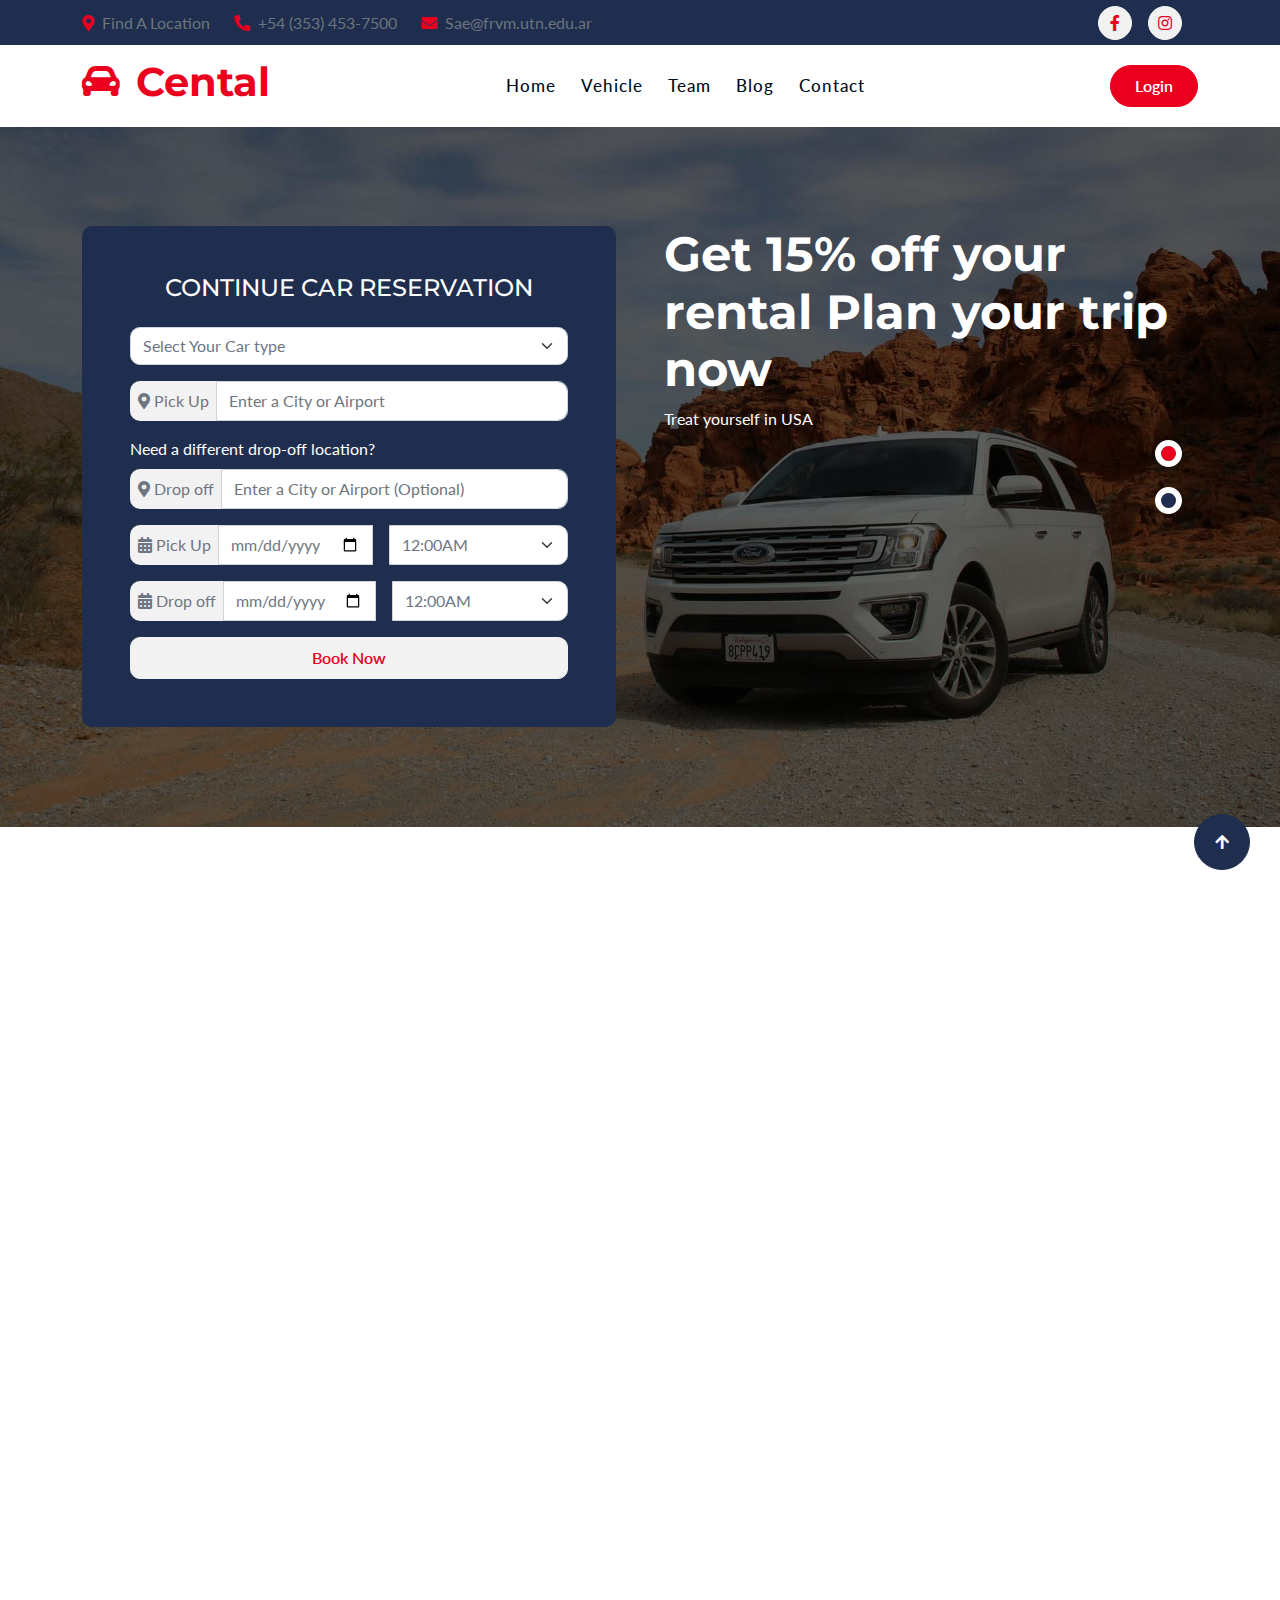
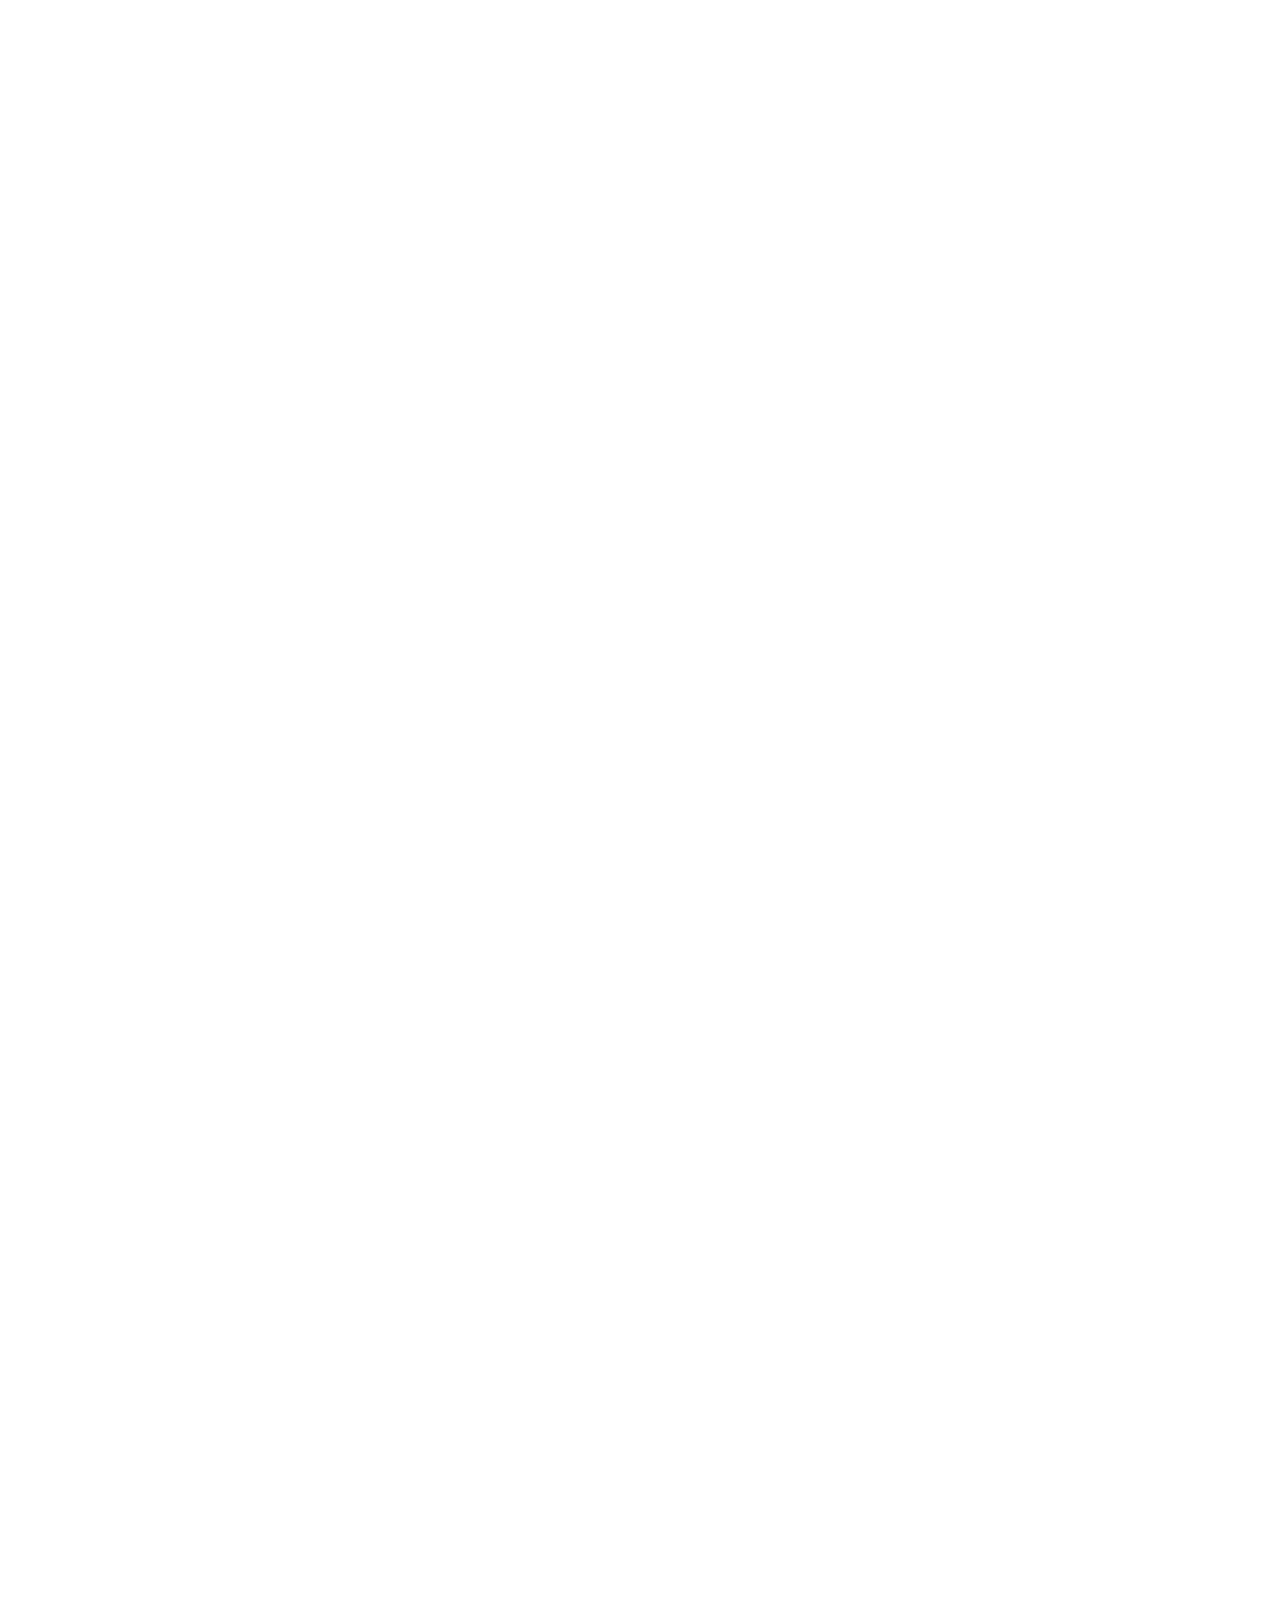
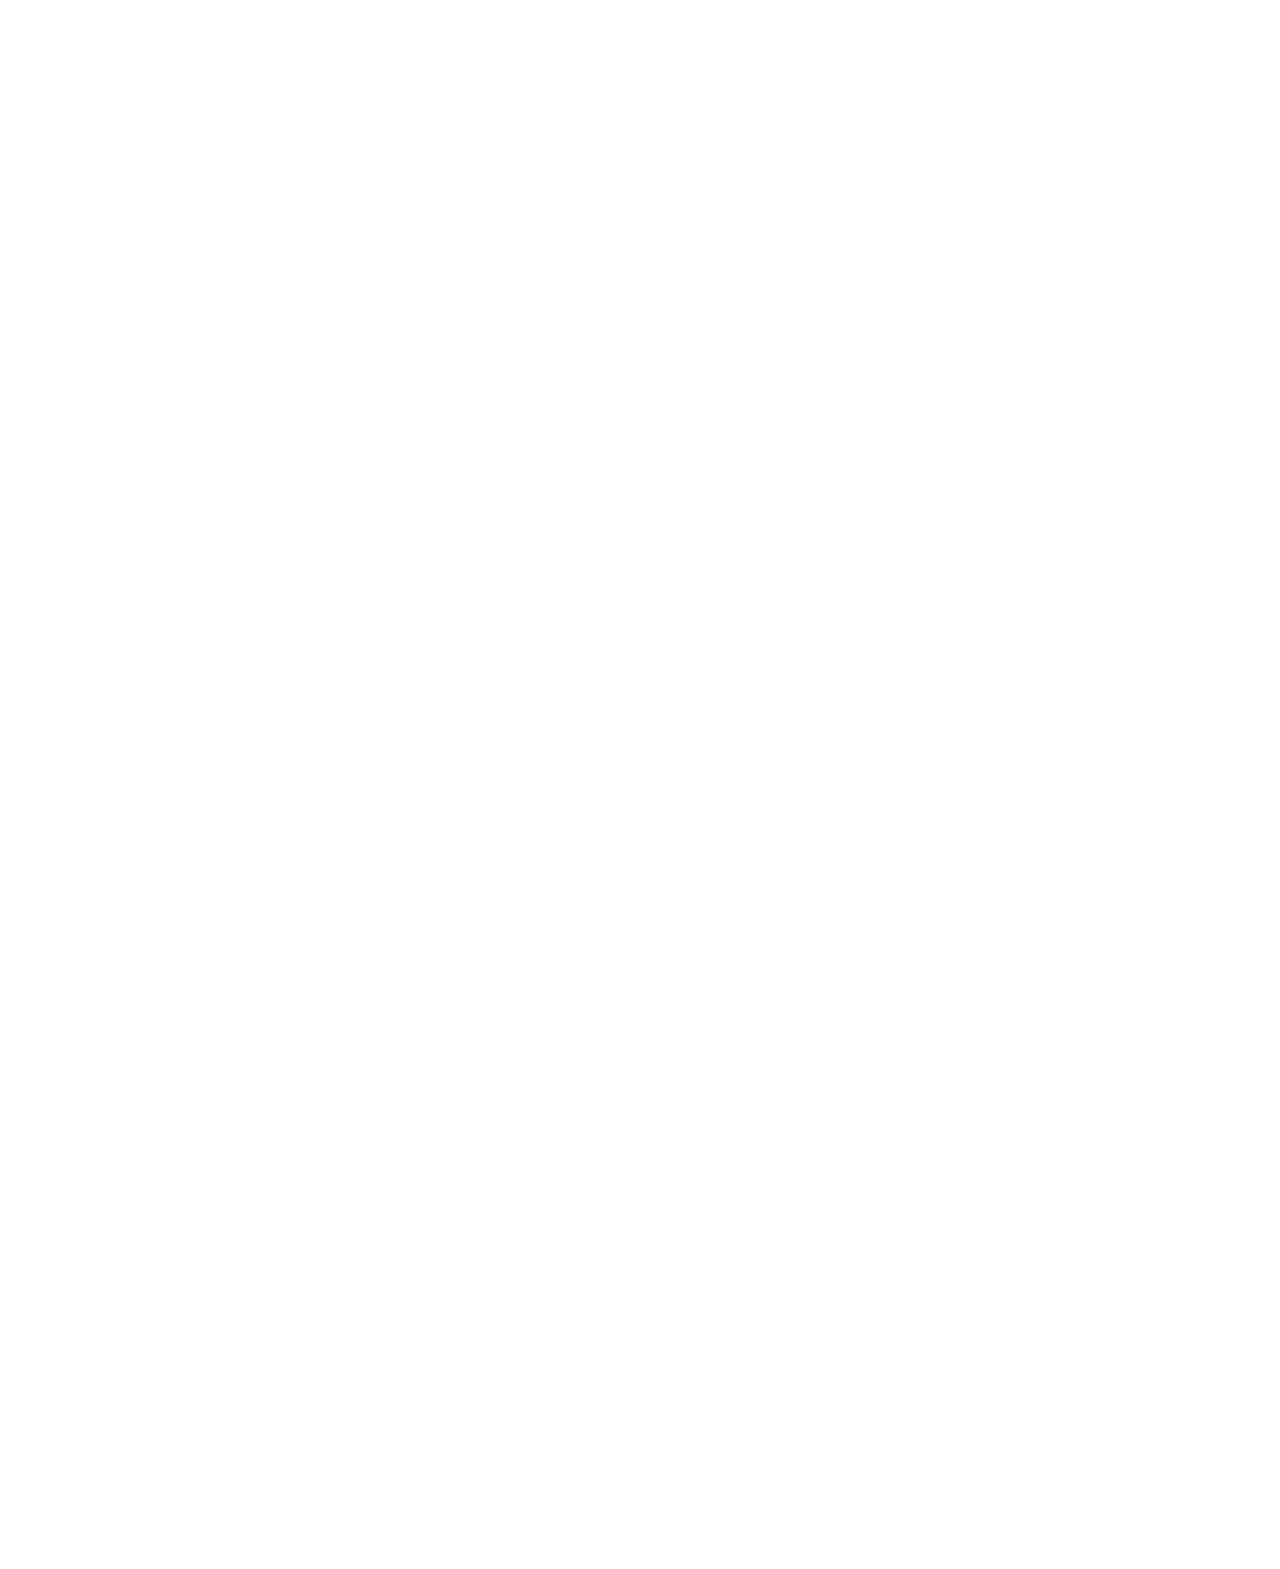
<file: index.html>
<!DOCTYPE html>
<html lang="en">

    <head>
        <meta charset="utf-8">
        <title>Cental - Car Rent Website Template</title>
        <meta content="width=device-width, initial-scale=1.0" name="viewport">
        <meta content="" name="keywords">
        <meta content="" name="description">

        <!-- Google Web Fonts -->
        <link rel="preconnect" href="https://fonts.googleapis.com">
        <link rel="preconnect" href="https://fonts.gstatic.com" crossorigin>
        <link href="https://fonts.googleapis.com/css2?family=Lato:ital,wght@0,400;0,700;0,900;1,400;1,700;1,900&family=Montserrat:ital,wght@0,100..900;1,100..900&display=swap" rel="stylesheet"> 

        <!-- Icon Font Stylesheet -->
        <link rel="stylesheet" href="https://use.fontawesome.com/releases/v5.15.4/css/all.css"/>
        <link href="https://cdn.jsdelivr.net/npm/bootstrap-icons@1.4.1/font/bootstrap-icons.css" rel="stylesheet">

        <!-- Libraries Stylesheet -->
        <link href="lib/animate/animate.min.css" rel="stylesheet">
        <link href="lib/owlcarousel/assets/owl.carousel.min.css" rel="stylesheet">


        <!-- Customized Bootstrap Stylesheet -->
        <link href="css/bootstrap.min.css" rel="stylesheet">

        <!-- Template Stylesheet -->
        <link href="css/style.css" rel="stylesheet">
    </head>

    <body>

        <!-- Spinner Start -->
        <div id="spinner" class="show bg-white position-fixed translate-middle w-100 vh-100 top-50 start-50 d-flex align-items-center justify-content-center">
            <div class="spinner-border text-primary" style="width: 3rem; height: 3rem;" role="status">
                <span class="sr-only">Loading...</span>
            </div>
        </div>
        <!-- Spinner End -->

        <!-- Topbar Start -->
        <div class="container-fluid topbar bg-secondary d-none d-xl-block w-100">
            <div class="container">
                <div class="row gx-0 align-items-center" style="height: 45px;">
                    <div class="col-lg-6 text-center text-lg-start mb-lg-0">
                        <div class="d-flex flex-wrap">
                            <a href="https://www.google.com/maps/place/Universidad+Tecnol%C3%B3gica+Nacional+%E2%80%93+Facultad+Regional+Villa+Mar%C3%ADa+(U.T.N.+%E2%80%93+F.R.V.M.)/@-32.4090802,-63.2191201,17z/data=!4m6!3m5!1s0x95cc429a218978a9:0x6f61dcf603b149d2!8m2!3d-32.4093066!4d-63.2169207!16s%2Fg%2F120qdcfq?entry=ttu&g_ep=EgoyMDI1MTEwNS4wIKXMDSoASAFQAw%3D%3D" class="text-muted me-4"><i class="fas fa-map-marker-alt text-primary me-2"></i>Find A Location</a>
                            <a href="tel:+54 (353) 453-7500" class="text-muted me-4"><i class="fas fa-phone-alt text-primary me-2"></i>+54 (353) 453-7500</a>
                            <a href="mailto:example@gmail.com" class="text-muted me-0"><i class="fas fa-envelope text-primary me-2"></i>Sae@frvm.utn.edu.ar</a>
                        </div>
                    </div>
                    <div class="col-lg-6 text-center text-lg-end">
                        <div class="d-flex align-items-center justify-content-end">
                            <a href="https://www.facebook.com/utnvillamaria/" class="btn btn-light btn-sm-square rounded-circle me-3"><i class="fab fa-facebook-f"></i></a>
                            <a href="https://www.instagram.com/utnvillamaria/" class="btn btn-light btn-sm-square rounded-circle me-3"><i class="fab fa-instagram"></i></a>
                        </div>
                    </div>
                </div>
            </div>
        </div>
        <!-- Topbar End -->

        <!-- Navbar & Hero Start -->
        <div class="container-fluid nav-bar sticky-top px-0 px-lg-4 py-2 py-lg-0">
            <div class="container">
                <nav class="navbar navbar-expand-lg navbar-light">
                    <a href="#" class="navbar-brand p-0">
                        <h1 class="display-6 text-primary"><i class="fas fa-car-alt me-3"></i>Cental</h1>
                    </a>
                    <button class="navbar-toggler" type="button" data-bs-toggle="collapse" data-bs-target="#navbarCollapse">
                        <span class="fa fa-bars"></span>
                    </button>
                    <div class="collapse navbar-collapse" id="navbarCollapse">
                        <div class="navbar-nav mx-auto py-0" id="navbarLinks">
                            <a href="index.html" class="nav-item nav-link">Home</a>
                            <a href="vehicle.html" class="nav-item nav-link">Vehicle</a>
                            <a href="team.html" class="nav-item nav-link">Team</a>
                            <a href="blog.html" class="nav-item nav-link">Blog</a>
                            <a href="contact.html" class="nav-item nav-link">Contact</a>
                            <!-- <a href="rentedcars.html" class="nav-item nav-link">Rented Cars</a> -->
                        </div>
                        <a href="login.html" id="login-header" class="btn btn-primary rounded-pill py-2 px-4">Login</a>
                    </div>
                </nav>
            </div>
        </div>
        <!-- Navbar & Hero End -->

        <!-- Carousel Start -->
        <div class="header-carousel mb-5">
            <div id="carouselId" class="carousel slide" data-bs-ride="carousel" data-bs-interval="false">
                <ol class="carousel-indicators">
                    <li data-bs-target="#carouselId" data-bs-slide-to="0" class="active" aria-current="true" aria-label="First slide"></li>
                    <li data-bs-target="#carouselId" data-bs-slide-to="1" aria-label="Second slide"></li>
                </ol>
                <div class="carousel-inner" role="listbox">
                    <div class="carousel-item active">
                        <img src="img/carousel-2.jpg" class="img-fluid w-100" alt="First slide"/>
                        <div class="carousel-caption">
                            <div class="container py-4">
                                <div class="row g-5">
                                    <div class="col-lg-6 fadeInLeft animated" data-animation="fadeInLeft" data-delay="1s" style="animation-delay: 1s;">
                                        <div class="bg-secondary rounded p-5">
                                            <h4 class="text-white mb-4">CONTINUE CAR RESERVATION</h4>
                                            <form id="car-reservation">
                                                <div class="row g-3">
                                                    <div class="col-12">
                                                        <select class="form-select" aria-label="Default select example" id="car-type">
                                                            <option selected>Select Your Car type</option>
                                                            <option value="1">Mercedes Benz R3</option>
                                                            <option value="2">Toyota Corolla Cross</option>
                                                            <option value="3">Tesla Model S Plaid</option>
                                                            <option value="4">Hyundai Kona Electric</option>
                                                        </select>
                                                    </div>
                                                    <div class="col-12">
                                                        <div class="input-group">
                                                            <div class="d-flex align-items-center bg-light text-body rounded-start p-2">
                                                                <span class="fas fa-map-marker-alt"></span> <span class="ms-1">Pick Up</span>
                                                            </div>
                                                            <input id="pick-up" class="form-control" type="text" placeholder="Enter a City or Airport" aria-label="Enter a City or Airport">
                                                        </div>
                                                    </div>
                                                    <div class="col-12">
                                                        <a href="#" class="text-start text-white d-block mb-2">Need a different drop-off location?</a>
                                                        <div class="input-group">
                                                            <div class="d-flex align-items-center bg-light text-body rounded-start p-2">
                                                                <span class="fas fa-map-marker-alt"></span><span class="ms-1">Drop off</span>
                                                            </div>
                                                            <input id="drop-off" class="form-control" type="text" placeholder="Enter a City or Airport (Optional)" aria-label="Enter a City or Airport">
                                                        </div>
                                                    </div>
                                                    <div class="col-12">
                                                        <div class="input-group">
                                                            <div class="d-flex align-items-center bg-light text-body rounded-start p-2">
                                                                <span class="fas fa-calendar-alt"></span><span class="ms-1">Pick Up</span>
                                                            </div>
                                                            <input id="pick-up-date" class="form-control" type="date">
                                                            <select id="pick-up-time" class="form-select ms-3" aria-label="Default select example">
                                                                <option selected>12:00AM</option>
                                                                <option value="1">1:00AM</option>
                                                                <option value="2">2:00AM</option>
                                                                <option value="3">3:00AM</option>
                                                                <option value="4">4:00AM</option>
                                                                <option value="5">5:00AM</option>
                                                                <option value="6">6:00AM</option>
                                                                <option value="7">7:00AM</option>
                                                            </select>
                                                        </div>
                                                    </div>
                                                    <div class="col-12">
                                                        <div class="input-group">
                                                            <div class="d-flex align-items-center bg-light text-body rounded-start p-2">
                                                                <span class="fas fa-calendar-alt"></span><span class="ms-1">Drop off</span>
                                                            </div>
                                                            <input id="drop-off-date" class="form-control" type="date">
                                                            <select id="drop-off-time" class="form-select ms-3" aria-label="Default select example">
                                                                <option selected>12:00AM</option>
                                                                <option value="1">1:00AM</option>
                                                                <option value="2">2:00AM</option>
                                                                <option value="3">3:00AM</option>
                                                                <option value="4">4:00AM</option>
                                                                <option value="5">5:00AM</option>
                                                                <option value="6">6:00AM</option>
                                                                <option value="7">7:00AM</option>
                                                            </select>
                                                        </div>
                                                    </div>
                                                    <div class="col-12">
                                                        <button class="btn btn-light w-100 py-2">Book Now</button>
                                                    </div>
                                                </div>
                                            </form>
                                        </div>
                                    </div>
                                    <div class="col-lg-6 d-none d-lg-flex fadeInRight animated" data-animation="fadeInRight" data-delay="1s" style="animation-delay: 1s;">
                                        <div class="text-start">
                                            <h1 class="display-5 text-white">Get 15% off your rental Plan your trip now</h1>
                                            <p>Treat yourself in USA</p>
                                        </div>
                                    </div>
                                </div>
                            </div>
                        </div>
                    </div>
                    <div class="carousel-item">
                        <img src="img/carousel-1.jpg" class="img-fluid w-100" alt="First slide"/>
                        <div class="carousel-caption">
                            <div class="container py-4">
                                <div class="row g-5">
                                    <div class="col-lg-6 fadeInLeft animated" data-animation="fadeInLeft" data-delay="1s" style="animation-delay: 1s;">
                                        <div class="bg-secondary rounded p-5">
                                            <h4 class="text-white mb-4">CONTINUE CAR RESERVATION</h4>
                                            <form>
                                                <div class="row g-3">
                                                    <div class="col-12">
                                                        <select class="form-select" aria-label="Default select example">
                                                            <option selected>Select Your Car type</option>
                                                            <option value="1">Mercedes Benz R3</option>
                                                            <option value="2">Toyota Corolla Cross</option>
                                                            <option value="3">Tesla Model S Plaid</option>
                                                            <option value="4">Hyundai Kona Electric</option>
                                                        </select>
                                                    </div>
                                                    <div class="col-12">
                                                        <div class="input-group">
                                                            <div class="d-flex align-items-center bg-light text-body rounded-start p-2">
                                                                <span class="fas fa-map-marker-alt"></span><span class="ms-1">Pick Up</span>
                                                            </div>
                                                            <input class="form-control" type="text" placeholder="Enter a City or Airport" aria-label="Enter a City or Airport">
                                                        </div>
                                                    </div>
                                                    <div class="col-12">
                                                        <a href="#" class="text-start text-white d-block mb-2">Need a different drop-off location?</a>
                                                        <div class="input-group">
                                                            <div class="d-flex align-items-center bg-light text-body rounded-start p-2">
                                                                <span class="fas fa-map-marker-alt"></span><span class="ms-1">Drop off</span>
                                                            </div>
                                                            <input class="form-control" type="text" placeholder="Enter a City or Airport" aria-label="Enter a City or Airport">
                                                        </div>
                                                    </div>
                                                    <div class="col-12">
                                                        <div class="input-group">
                                                            <div class="d-flex align-items-center bg-light text-body rounded-start p-2">
                                                                <span class="fas fa-calendar-alt"></span><span class="ms-1">Pick Up</span>
                                                            </div>
                                                            <input class="form-control" type="date">
                                                            <select class="form-select ms-3" aria-label="Default select example">
                                                                <option selected>12:00AM</option>
                                                                <option value="1">1:00AM</option>
                                                                <option value="2">2:00AM</option>
                                                                <option value="3">3:00AM</option>
                                                                <option value="4">4:00AM</option>
                                                                <option value="5">5:00AM</option>
                                                                <option value="6">6:00AM</option>
                                                                <option value="7">7:00AM</option>
                                                            </select>
                                                        </div>
                                                    </div>
                                                    <div class="col-12">
                                                        <div class="input-group">
                                                            <div class="d-flex align-items-center bg-light text-body rounded-start p-2">
                                                                <span class="fas fa-calendar-alt"></span><span class="ms-1">Drop off</span>
                                                            </div>
                                                            <input class="form-control" type="date">
                                                            <select class="form-select ms-3" aria-label="Default select example">
                                                                <option selected>12:00AM</option>
                                                                <option value="1">1:00AM</option>
                                                                <option value="2">2:00AM</option>
                                                                <option value="3">3:00AM</option>
                                                                <option value="4">4:00AM</option>
                                                                <option value="5">5:00AM</option>
                                                                <option value="6">6:00AM</option>
                                                                <option value="7">7:00AM</option>
                                                            </select>
                                                        </div>
                                                    </div>
                                                    <div class="col-12">
                                                        <button class="btn btn-light w-100 py-2">Book Now</button>
                                                    </div>
                                                </div>
                                            </form>
                                        </div>
                                    </div>
                                    <div class="col-lg-6 d-none d-lg-flex fadeInRight animated" data-animation="fadeInRight" data-delay="1s" style="animation-delay: 1s;">
                                        <div class="text-start">
                                            <h1 class="display-5 text-white">Get 15% off your rental! Choose Your Model </h1>
                                            <p>Treat yourself in USA</p>
                                        </div>
                                    </div>
                                </div>
                            </div>
                        </div>
                    </div>
                </div>
            </div>
        </div>
        <!-- Carousel End -->

        <!-- About Start -->
        <div class="container-fluid overflow-hidden about py-5">
            <div class="container">
                <div class="row g-5">
                    <div class="col-xl-6 wow fadeInLeft" data-wow-delay="0.2s">
                        <div class="about-item">
                            <div class="pb-5">
                                <h1 class="display-5 text-capitalize">Cental <span class="text-primary">About</span></h1>
                                <p class="mb-0">Lorem ipsum dolor sit amet, consectetur adipisicing elit. Ut amet nemo expedita asperiores commodi accusantium at cum harum, excepturi, quia tempora cupiditate! Adipisci facilis modi quisquam quia distinctio,
                                </p>
                            </div>
                            <div class="row g-4">
                                <div class="col-lg-6">
                                    <div class="about-item-inner border p-4">
                                        <div class="about-icon mb-4">
                                            <img src="img/about-icon-1.png" class="img-fluid w-50 h-50" alt="Icon">
                                        </div>
                                        <h5 class="mb-3">Our Vision</h5>
                                        <p class="mb-0">Lorem ipsum dolor sit amet consectetur adipisicing elit.</p>
                                    </div>
                                </div>
                                <div class="col-lg-6">
                                    <div class="about-item-inner border p-4">
                                        <div class="about-icon mb-4">
                                            <img src="img/about-icon-2.png" class="img-fluid h-50 w-50" alt="Icon">
                                        </div>
                                        <h5 class="mb-3">Our Mision</h5>
                                        <p class="mb-0">Lorem ipsum dolor sit amet consectetur adipisicing elit.</p>
                                    </div>
                                </div>
                            </div>
                            <p class="text-item my-4">Lorem, ipsum dolor sit amet consectetur adipisicing elit. Beatae, aliquam ipsum. Sed suscipit dolorem libero sequi aut natus debitis reprehenderit facilis quaerat similique, est at in eum. Quo, obcaecati in!
                            </p>
                            <div class="row g-4">
                                <div class="col-lg-6">
                                    <div class="text-center rounded bg-secondary p-4">
                                        <h1 class="display-6 text-white">17</h1>
                                        <h5 class="text-light mb-0">Years Of Experience</h5>
                                    </div>
                                </div>
                                <div class="col-lg-6">
                                    <div class="rounded">
                                        <p class="mb-2"><i class="fa fa-check-circle text-primary me-1"></i> Morbi tristique senectus</p>
                                        <p class="mb-2"><i class="fa fa-check-circle text-primary me-1"></i> A scelerisque purus</p>
                                        <p class="mb-2"><i class="fa fa-check-circle text-primary me-1"></i> Dictumst vestibulum</p>
                                        <p class="mb-0"><i class="fa fa-check-circle text-primary me-1"></i> dio aenean sed adipiscing</p>
                                    </div>
                                </div>
                                <div class="col-lg-5 d-flex align-items-center">
                                    <a href="#" class="btn btn-primary rounded py-3 px-5">More About Us</a>
                                </div>
                                <div class="col-lg-7">
                                    <div class="d-flex align-items-center">
                                        <img src="img/Fran.jpg" class="img-fluid rounded-circle border border-4 border-secondary" style="width: 100px; height: 100px;" alt="Image">
                                        <div class="ms-4">
                                            <h4>Fran Becerra</h4>
                                            <p class="mb-0">Carveo Founder</p>
                                        </div>
                                    </div>
                                </div>
                            </div>
                        </div>
                    </div>
                    <div class="col-xl-6 wow fadeInRight" data-wow-delay="0.2s">
                        <div class="about-img">
                            <div class="img-1">
                                <img src="img/about-img.jpg" class="img-fluid rounded h-100 w-100" alt="">
                            </div>
                            <div class="img-2">
                                <img src="img/about-img-1.jpg" class="img-fluid rounded w-100" alt="">
                            </div>
                        </div>
                    </div>
                </div>
            </div>
        </div>
        <!-- About End -->

        <!-- Car categories Start -->
        <div class="container-fluid categories py-5">
            <div class="container">
                <div class="text-center mx-auto pb-5 wow fadeInUp" data-wow-delay="0.1s" style="max-width: 800px;">
                    <h1 class="display-5 text-capitalize mb-3">Our <span class="text-primary">Vehicles</span></h1>
                    <p class="mb-0">Lorem ipsum dolor sit amet, consectetur adipisicing elit. Ut amet nemo expedita asperiores commodi accusantium at cum harum, excepturi, quia tempora cupiditate! Adipisci facilis modi quisquam quia distinctio,
                    </p>
                </div>
                <div class="categories-carousel owl-carousel wow fadeInUp" data-wow-delay="0.1s">
                    <div class="categories-item p-4">
                        <div class="categories-item-inner">
                            <div class="categories-img rounded-top">
                                <img src="img/car-1.png" class="img-fluid w-100 rounded-top" alt="">
                            </div>
                            <div class="categories-content rounded-bottom p-4">
                                <h4>Mercedes Benz R3</h4>
                                <div class="categories-review mb-4">
                                    <div class="me-3">4.5 Review</div>
                                    <div class="d-flex justify-content-center text-secondary">
                                        <i class="fas fa-star"></i>
                                        <i class="fas fa-star"></i>
                                        <i class="fas fa-star"></i>
                                        <i class="fas fa-star"></i>
                                        <i class="fas fa-star text-body"></i>
                                    </div>
                                </div>
                                <div class="mb-4">
                                    <h4 class="bg-white text-primary rounded-pill py-2 px-4 mb-0">$99:00/Day</h4>
                                </div>
                                <div class="row gy-2 gx-0 text-center mb-4">
                                    <div class="col-4 border-end border-white">
                                        <i class="fa fa-users text-dark"></i> <span class="text-body ms-1">4 Seat</span>
                                    </div>
                                    <div class="col-4 border-end border-white">
                                        <i class="fa fa-car text-dark"></i> <span class="text-body ms-1">AT/MT</span>
                                    </div>
                                    <div class="col-4">
                                        <i class="fa fa-gas-pump text-dark"></i> <span class="text-body ms-1">Petrol</span>
                                    </div>
                                    <div class="col-4 border-end border-white">
                                        <i class="fa fa-car text-dark"></i> <span class="text-body ms-1">2015</span>
                                    </div>
                                    <div class="col-4 border-end border-white">
                                        <i class="fa fa-cogs text-dark"></i> <span class="text-body ms-1">AUTO</span>
                                    </div>
                                    <div class="col-4">
                                        <i class="fa fa-road text-dark"></i> <span class="text-body ms-1">27K</span>
                                    </div>
                                </div>
                                <a href="#" class="btn btn-primary rounded-pill d-flex justify-content-center py-3">Book Now</a>
                            </div>
                        </div>
                    </div>
                    <div class="categories-item p-4">
                        <div class="categories-item-inner">
                            <div class="categories-img rounded-top">
                                <img src="img/car-2.png" class="img-fluid w-100 rounded-top" alt="">
                            </div>
                            <div class="categories-content rounded-bottom p-4">
                                <h4>Toyota Corolla Cross</h4>
                                <div class="categories-review mb-4">
                                    <div class="me-3">3.5 Review</div>
                                    <div class="d-flex justify-content-center text-secondary">
                                        <i class="fas fa-star"></i>
                                        <i class="fas fa-star"></i>
                                        <i class="fas fa-star"></i>
                                        <i class="fas fa-star"></i>
                                        <i class="fas fa-star text-body"></i>
                                    </div>
                                </div>
                                <div class="mb-4">
                                    <h4 class="bg-white text-primary rounded-pill py-2 px-4 mb-0">$128:00/Day</h4>
                                </div>
                                <div class="row gy-2 gx-0 text-center mb-4">
                                    <div class="col-4 border-end border-white">
                                        <i class="fa fa-users text-dark"></i> <span class="text-body ms-1">4 Seat</span>
                                    </div>
                                    <div class="col-4 border-end border-white">
                                        <i class="fa fa-car text-dark"></i> <span class="text-body ms-1">AT/MT</span>
                                    </div>
                                    <div class="col-4">
                                        <i class="fa fa-gas-pump text-dark"></i> <span class="text-body ms-1">Petrol</span>
                                    </div>
                                    <div class="col-4 border-end border-white">
                                        <i class="fa fa-car text-dark"></i> <span class="text-body ms-1">2015</span>
                                    </div>
                                    <div class="col-4 border-end border-white">
                                        <i class="fa fa-cogs text-dark"></i> <span class="text-body ms-1">AUTO</span>
                                    </div>
                                    <div class="col-4">
                                        <i class="fa fa-road text-dark"></i> <span class="text-body ms-1">27K</span>
                                    </div>
                                </div>
                                <a href="#" class="btn btn-primary rounded-pill d-flex justify-content-center py-3">Book Now</a>
                            </div>
                        </div>
                    </div>
                    <div class="categories-item p-4">
                        <div class="categories-item-inner">
                            <div class="categories-img rounded-top">
                                <img src="img/car-3.png" class="img-fluid w-100 rounded-top" alt="">
                            </div>
                            <div class="categories-content rounded-bottom p-4">
                                <h4>Tesla Model S Plaid</h4>
                                <div class="categories-review mb-4">
                                    <div class="me-3">3.8 Review</div>
                                    <div class="d-flex justify-content-center text-secondary">
                                        <i class="fas fa-star"></i>
                                        <i class="fas fa-star"></i>
                                        <i class="fas fa-star"></i>
                                        <i class="fas fa-star"></i>
                                        <i class="fas fa-star text-body"></i>
                                    </div>
                                </div>
                                <div class="mb-4">
                                    <h4 class="bg-white text-primary rounded-pill py-2 px-4 mb-0">$170:00/Day</h4>
                                </div>
                                <div class="row gy-2 gx-0 text-center mb-4">
                                    <div class="col-4 border-end border-white">
                                        <i class="fa fa-users text-dark"></i> <span class="text-body ms-1">4 Seat</span>
                                    </div>
                                    <div class="col-4 border-end border-white">
                                        <i class="fa fa-car text-dark"></i> <span class="text-body ms-1">AT/MT</span>
                                    </div>
                                    <div class="col-4">
                                        <i class="fa fa-gas-pump text-dark"></i> <span class="text-body ms-1">Petrol</span>
                                    </div>
                                    <div class="col-4 border-end border-white">
                                        <i class="fa fa-car text-dark"></i> <span class="text-body ms-1">2015</span>
                                    </div>
                                    <div class="col-4 border-end border-white">
                                        <i class="fa fa-cogs text-dark"></i> <span class="text-body ms-1">AUTO</span>
                                    </div>
                                    <div class="col-4">
                                        <i class="fa fa-road text-dark"></i> <span class="text-body ms-1">27K</span>
                                    </div>
                                </div>
                                <a href="#" class="btn btn-primary rounded-pill d-flex justify-content-center py-3">Book Now</a>
                            </div>
                        </div>
                    </div>
                    <div class="categories-item p-4">
                        <div class="categories-item-inner">
                            <div class="categories-img rounded-top">
                                <img src="img/car-4.png" class="img-fluid w-100 rounded-top" alt="">
                            </div>
                            <div class="categories-content rounded-bottom p-4">
                                <h4>Hyundai Kona Electric</h4>
                                <div class="categories-review mb-4">
                                    <div class="me-3">4.8 Review</div>
                                    <div class="d-flex justify-content-center text-secondary">
                                        <i class="fas fa-star"></i>
                                        <i class="fas fa-star"></i>
                                        <i class="fas fa-star"></i>
                                        <i class="fas fa-star"></i>
                                        <i class="fas fa-star"></i>
                                    </div>
                                </div>
                                <div class="mb-4">
                                    <h4 class="bg-white text-primary rounded-pill py-2 px-4 mb-0">$187:00/Day</h4>
                                </div>
                                <div class="row gy-2 gx-0 text-center mb-4">
                                    <div class="col-4 border-end border-white">
                                        <i class="fa fa-users text-dark"></i> <span class="text-body ms-1">4 Seat</span>
                                    </div>
                                    <div class="col-4 border-end border-white">
                                        <i class="fa fa-car text-dark"></i> <span class="text-body ms-1">AT/MT</span>
                                    </div>
                                    <div class="col-4">
                                        <i class="fa fa-gas-pump text-dark"></i> <span class="text-body ms-1">Petrol</span>
                                    </div>
                                    <div class="col-4 border-end border-white">
                                        <i class="fa fa-car text-dark"></i> <span class="text-body ms-1">2015</span>
                                    </div>
                                    <div class="col-4 border-end border-white">
                                        <i class="fa fa-cogs text-dark"></i> <span class="text-body ms-1">AUTO</span>
                                    </div>
                                    <div class="col-4">
                                        <i class="fa fa-road text-dark"></i> <span class="text-body ms-1">27K</span>
                                    </div>
                                </div>
                                <a href="#" class="btn btn-primary rounded-pill d-flex justify-content-center py-3">Book Now</a>
                            </div>
                        </div>
                    </div>
                </div>
            </div>
        </div>
        <!-- Car categories End -->

        <!-- Team Start -->
        <div class="container-fluid team py-5">
            <div class="container">
                <div class="text-center mx-auto pb-5 wow fadeInUp" data-wow-delay="0.1s" style="max-width: 800px;">
                    <h1 class="display-5 text-capitalize mb-3">Customer<span class="text-primary"> Suport</span> Center</h1>
                    <p class="mb-0">Lorem ipsum dolor sit amet, consectetur adipisicing elit. Ut amet nemo expedita asperiores commodi accusantium at cum harum, excepturi, quia tempora cupiditate! Adipisci facilis modi quisquam quia distinctio,
                    </p>
                </div>
                <div class="row g-4">
                    <div class="col-md-6 col-lg-6 col-xl-3 wow fadeInUp" data-wow-delay="0.1s">
                        <div class="team-item p-4 pt-0">
                            <div class="team-img">
                                <img src="img/Pity.jpg" class="img-fluid rounded w-100" alt="Image">
                            </div>
                            <div class="team-content pt-4">
                                <h4>BOGLIONE GONZALO</h4>
                                <p>Profession</p>
                                <div class="team-icon d-flex justify-content-center">
                                    <a class="btn btn-square btn-light rounded-circle mx-1" href="https://www.facebook.com/gonzalo.boglione.1" target="_blank"><i class="fab fa-facebook-f"></i></a>
                                    <a class="btn btn-square btn-light rounded-circle mx-1" href="https://x.com/gonziboglione?s=11" target="_blank"><i class="fab fa-twitter"></i></a>
                                    <a class="btn btn-square btn-light rounded-circle mx-1" href="https://www.instagram.com/gonzaloboglione_/" target="_blank"><i class="fab fa-instagram"></i></a>
                                    <a class="btn btn-square btn-light rounded-circle mx-1" href="https://ar.linkedin.com/in/gonza-boglione-37b12632b" target="_blank"><i class="fab fa-linkedin-in"></i></a>
                                </div>
                            </div>
                        </div>
                    </div>
                    <div class="col-md-6 col-lg-6 col-xl-3 wow fadeInUp" data-wow-delay="0.3s">
                        <div class="team-item p-4 pt-0">
                            <div class="team-img">
                                <img src="img/fausto.jpg" class="img-fluid rounded w-100" alt="Image">
                            </div>
                            <div class="team-content pt-4">
                                <h4>BUSCEMA FAUSTO</h4>
                                <p>Profession</p>
                                <div class="team-icon d-flex justify-content-center">
                                    <a class="btn btn-square btn-light rounded-circle mx-1" href=""><i class="fab fa-facebook-f"></i></a>
                                    <a class="btn btn-square btn-light rounded-circle mx-1" href=""><i class="fab fa-twitter"></i></a>
                                    <a class="btn btn-square btn-light rounded-circle mx-1" href="https://www.instagram.com/faustovisconti?igsh=czZ3bXBiZmR1cWls&utm_source=qr" target="_blank"><i class="fab fa-instagram"></i></a>
                                    <a class="btn btn-square btn-light rounded-circle mx-1" href="https://www.linkedin.com/in/fausto-julian-buscema-visconti-74173137a?utm_source=share&utm_campaign=share_via&utm_content=profile&utm_medium=ios_app" target="_blank"><i class="fab fa-linkedin-in"></i></a>
                                </div>
                            </div>
                        </div>
                    </div>
                    <div class="col-md-6 col-lg-6 col-xl-3 wow fadeInUp" data-wow-delay="0.5s">
                        <div class="team-item p-4 pt-0">
                            <div class="team-img">
                                <img src="img/damian.jpg" class="img-fluid rounded w-100" alt="Image">
                            </div>
                            <div class="team-content pt-4">
                                <h4>CORREA DAMIAN</h4>
                                <p>Profession</p>
                                <div class="team-icon d-flex justify-content-center">
                                    <a class="btn btn-square btn-light rounded-circle mx-1" href="https://www.facebook.com/damian.correa.94402" target="_blank"><i class="fab fa-facebook-f"></i></a>
                                    <a class="btn btn-square btn-light rounded-circle mx-1" href="https://x.com/d_correa96?t=LV-JXv5_0CsFKHVf8JMbxw&s=08" target="_blank"><i class="fab fa-twitter"></i></a>
                                    <a class="btn btn-square btn-light rounded-circle mx-1" href="https://www.instagram.com/damian_correa96/" target="_blank"><i class="fab fa-instagram"></i></a>
                                    <a class="btn btn-square btn-light rounded-circle mx-1" href="https://www.linkedin.com/in/dami%C3%A1n-correa-341482391/" target="_blank"><i class="fab fa-linkedin-in"></i></a>
                                </div>
                            </div>
                        </div>
                    </div>
                    <div class="col-md-6 col-lg-6 col-xl-3 wow fadeInUp" data-wow-delay="0.7s">
                        <div class="team-item p-4 pt-0">
                            <div class="team-img">
                                <img src="img/Emilio.jpg" class="img-fluid rounded w-100" alt="Image">
                            </div>
                            <div class="team-content pt-4">
                                <h4>SERVETTI EMILIO</h4>
                                <p>Profession</p>
                                <div class="team-icon d-flex justify-content-center">
                                    <a class="btn btn-square btn-light rounded-circle mx-1" href="https://www.facebook.com/emilio.servetti.3" target="_blank"><i class="fab fa-facebook-f"></i></a>
                                    <a class="btn btn-square btn-light rounded-circle mx-1" href=""><i class="fab fa-twitter"></i></a>
                                    <a class="btn btn-square btn-light rounded-circle mx-1" href="https://www.instagram.com/emi_servetti/"><i class="fab fa-instagram"></i></a>
                                    <a class="btn btn-square btn-light rounded-circle mx-1" href="https://www.linkedin.com/in/emilio-servetti-programming/" target="_blank"><i class="fab fa-linkedin-in"></i></a>
                                </div>
                            </div>
                        </div>
                    </div>
                </div>
            </div>
        </div>
        <!-- Team End -->

        <!-- Blog Start -->
        <div class="container-fluid blog py-5">
            <div class="container">
                <div class="text-center mx-auto pb-5 wow fadeInUp" data-wow-delay="0.1s" style="max-width: 800px;">
                    <h1 class="display-5 text-capitalize mb-3">Cental<span class="text-primary"> Blog & News</span></h1>
                    <p class="mb-0">Lorem ipsum dolor sit amet, consectetur adipisicing elit. Ut amet nemo expedita asperiores commodi accusantium at cum harum, excepturi, quia tempora cupiditate! Adipisci facilis modi quisquam quia distinctio,
                    </p>
                </div>
                <div class="row g-4">
                    <div class="col-lg-4 wow fadeInUp" data-wow-delay="0.1s">
                        <div class="blog-item">
                            <div class="blog-img">
                                <img src="img/blog-1.jpg" class="img-fluid rounded-top w-100" alt="Image">
                            </div>
                            <div class="blog-content rounded-bottom p-4">
                                <div class="blog-date">30 Dec 2025</div>
                                <div class="blog-comment my-3">
                                    <div class="small"><span class="fa fa-user text-primary"></span><span class="ms-2">Martin.C</span></div>
                                    <div class="small"><span class="fa fa-comment-alt text-primary"></span><span class="ms-2">6 Comments</span></div>
                                </div>
                                <a href="#" class="h4 d-block mb-3">Rental Cars how to check driving fines?</a>
                                <p class="mb-3">Lorem, ipsum dolor sit amet consectetur adipisicing elit. Eius libero soluta impedit eligendi? Quibusdam, laudantium.</p>
                                <a href="#" class="">Read More  <i class="fa fa-arrow-right"></i></a>
                            </div>
                        </div>
                    </div>
                    <div class="col-lg-4 wow fadeInUp" data-wow-delay="0.3s">
                        <div class="blog-item">
                            <div class="blog-img">
                                <img src="img/blog-2.jpg" class="img-fluid rounded-top w-100" alt="Image">
                            </div>
                            <div class="blog-content rounded-bottom p-4">
                                <div class="blog-date">25 Dec 2025</div>
                                <div class="blog-comment my-3">
                                    <div class="small"><span class="fa fa-user text-primary"></span><span class="ms-2">Martin.C</span></div>
                                    <div class="small"><span class="fa fa-comment-alt text-primary"></span><span class="ms-2">6 Comments</span></div>
                                </div>
                                <a href="#" class="h4 d-block mb-3">Rental cost of sport and other cars</a>
                                <p class="mb-3">Lorem, ipsum dolor sit amet consectetur adipisicing elit. Eius libero soluta impedit eligendi? Quibusdam, laudantium.</p>
                                <a href="#" class="">Read More  <i class="fa fa-arrow-right"></i></a>
                            </div>
                        </div>
                    </div>
                    <div class="col-lg-4 wow fadeInUp" data-wow-delay="0.5s">
                        <div class="blog-item">
                            <div class="blog-img">
                                <img src="img/blog-3.jpg" class="img-fluid rounded-top w-100" alt="Image">
                            </div>
                            <div class="blog-content rounded-bottom p-4">
                                <div class="blog-date">27 Dec 2025</div>
                                <div class="blog-comment my-3">
                                    <div class="small"><span class="fa fa-user text-primary"></span><span class="ms-2">Martin.C</span></div>
                                    <div class="small"><span class="fa fa-comment-alt text-primary"></span><span class="ms-2">6 Comments</span></div>
                                </div>
                                <a href="#" class="h4 d-block mb-3">Document required for car rental</a>
                                <p class="mb-3">Lorem, ipsum dolor sit amet consectetur adipisicing elit. Eius libero soluta impedit eligendi? Quibusdam, laudantium.</p>
                                <a href="#" class="">Read More  <i class="fa fa-arrow-right"></i></a>
                            </div>
                        </div>
                    </div>
                </div>
            </div>
        </div>
        <!-- Blog End -->

        <!-- Footer Start -->
        <div class="container-fluid footer py-5 mt-5 wow fadeIn" data-wow-delay="0.2s">
            <div class="container py-5">
                <div class="row g-5">
                    <div class="col-md-6 col-lg-6 col-xl-3">
                        <div class="footer-item d-flex flex-column">
                            <div class="position-relative">
                                <input class="form-control rounded-pill w-100 py-3 ps-4 pe-5" type="text" placeholder="Enter your email">
                                <button type="button" class="btn btn-secondary rounded-pill position-absolute top-0 end-0 py-2 mt-2 me-2">Subscribe</button>
                            </div>
                        </div>
                    </div>
                    <div class="col-md-6 col-lg-6 col-xl-3">
                        <div class="footer-item d-flex flex-column">
                            <h4 class="text-white mb-4">Quick Links</h4>
                            <a href="#"><i class="fas fa-angle-right me-2"></i> Cars</a>
                            <a href="#"><i class="fas fa-angle-right me-2"></i> Car Types</a>
                            <a href="#"><i class="fas fa-angle-right me-2"></i> Team</a>
                            <a href="#"><i class="fas fa-angle-right me-2"></i> Contact us</a>
                            <a href="#"><i class="fas fa-angle-right me-2"></i> Terms & Conditions</a>
                        </div>
                    </div>
                    <div class="col-md-6 col-lg-6 col-xl-3">
                        <div class="footer-item d-flex flex-column">
                            <h4 class="text-white mb-4">Business Hours</h4>
                            <div class="mb-3">
                                <h6 class="text-muted mb-0">Mon - Friday:</h6>
                                <p class="text-white mb-0">08.00 am to 10.00 pm</p>
                            </div>
                            <div class="mb-3">
                                <h6 class="text-muted mb-0">Saturday:</h6>
                                <p class="text-white mb-0">10.00 am to 05.00 pm</p>
                            </div>
                            <div class="mb-3">
                                <h6 class="text-muted mb-0">Vacation:</h6>
                                <p class="text-white mb-0">All Sunday is our vacation</p>
                            </div>
                        </div>
                    </div>
                    <div class="col-md-6 col-lg-6 col-xl-3">
                        <div class="footer-item d-flex flex-column">
                            <h4 class="text-white mb-4">Contact Info</h4>
                            <a href="https://www.google.com/maps/place/Universidad+Tecnol%C3%B3gica+Nacional+%E2%80%93+Facultad+Regional+Villa+Mar%C3%ADa+(U.T.N.+%E2%80%93+F.R.V.M.)/@-32.4090802,-63.2191201,17z/data=!4m6!3m5!1s0x95cc429a218978a9:0x6f61dcf603b149d2!8m2!3d-32.4093066!4d-63.2169207!16s%2Fg%2F120qdcfq?entry=ttu&g_ep=EgoyMDI1MTEwNS4wIKXMDSoASAFQAw%3D%3D"><i class="fa fa-map-marker-alt me-2"></i> University Avenue 450 Villa María Córdoba, Argentina</a>
                            <a href="https://mail.google.com/mail/u/0/?tab=rm&ogbl#search/sae%40frvm.utn.edu.ar?compose=new"><i class="fas fa-envelope me-2"></i> Sae@frvm.utn.edu.ar</a>
                            <a href="tel:+012 345 67890"><i class="fas fa-phone me-2"></i> +54 (353) 453-7500</a>
                            <a href="tel:+012 345 67890" class="mb-3"><i class="fas fa-print me-2"></i> 453-5498</a>
                            <div class="d-flex">
                                <a class="btn btn-secondary btn-md-square rounded-circle me-3" href="https://www.facebook.com/utnvillamaria/" target="_blank"><i class="fab fa-facebook-f text-white"></i></a>
                                <a class="btn btn-secondary btn-md-square rounded-circle me-3" href="https://www.instagram.com/utnvillamaria/"><i class="fab fa-instagram text-white"></i></a>
                            </div>
                        </div>
                    </div>
                </div>
            </div>
        </div>
        <!-- Footer End -->


        <!-- Back to Top -->
        <a href="#" class="btn btn-secondary btn-lg-square rounded-circle back-to-top"><i class="fa fa-arrow-up"></i></a>   

        
    <!-- JavaScript Libraries -->
    <script src="https://ajax.googleapis.com/ajax/libs/jquery/3.6.4/jquery.min.js"></script>
    <script src="https://cdn.jsdelivr.net/npm/bootstrap@5.0.0/dist/js/bootstrap.bundle.min.js"></script>
    <script src="lib/wow/wow.min.js"></script>
    <script src="lib/easing/easing.min.js"></script>
    <script src="lib/waypoints/waypoints.min.js"></script>
    <script src="lib/owlcarousel/owl.carousel.min.js"></script>
    

    <!-- Template Javascript -->
    <script src="js/main.js"></script>
    </body>

</html>
</file>
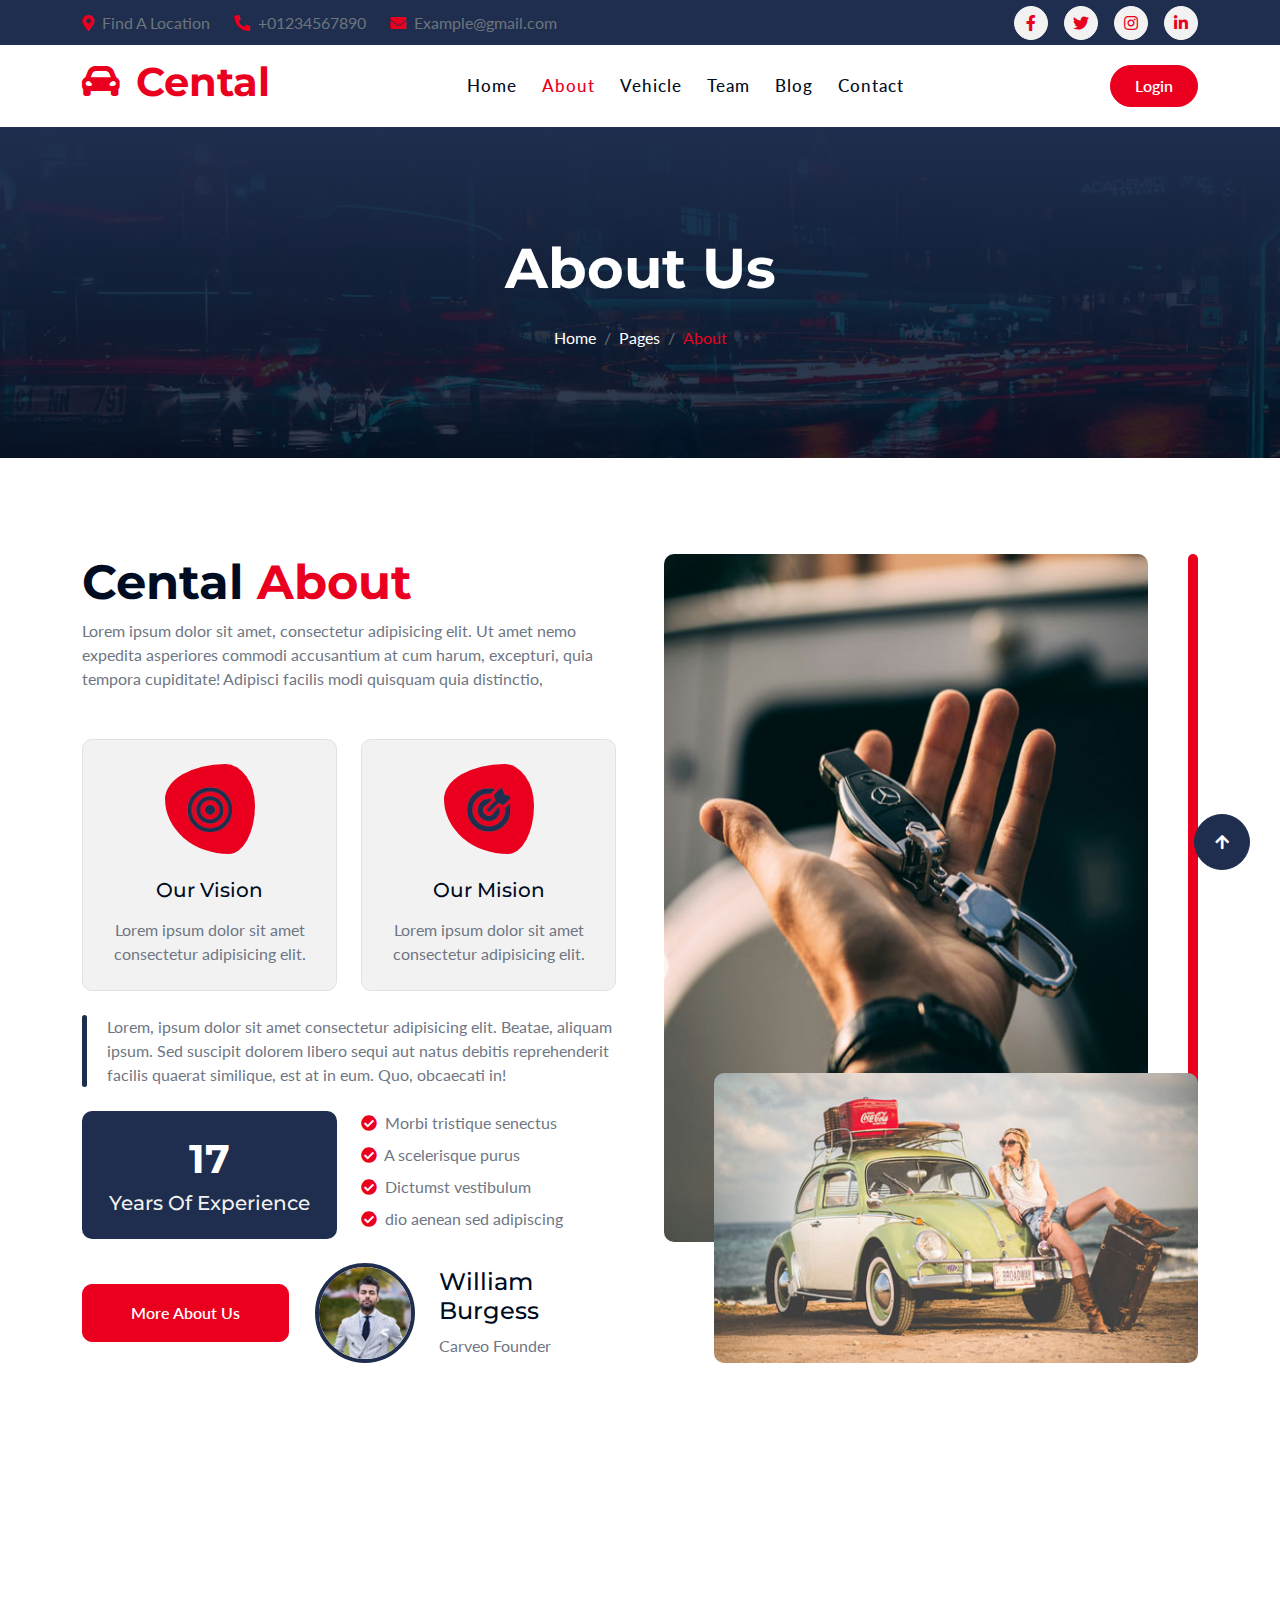
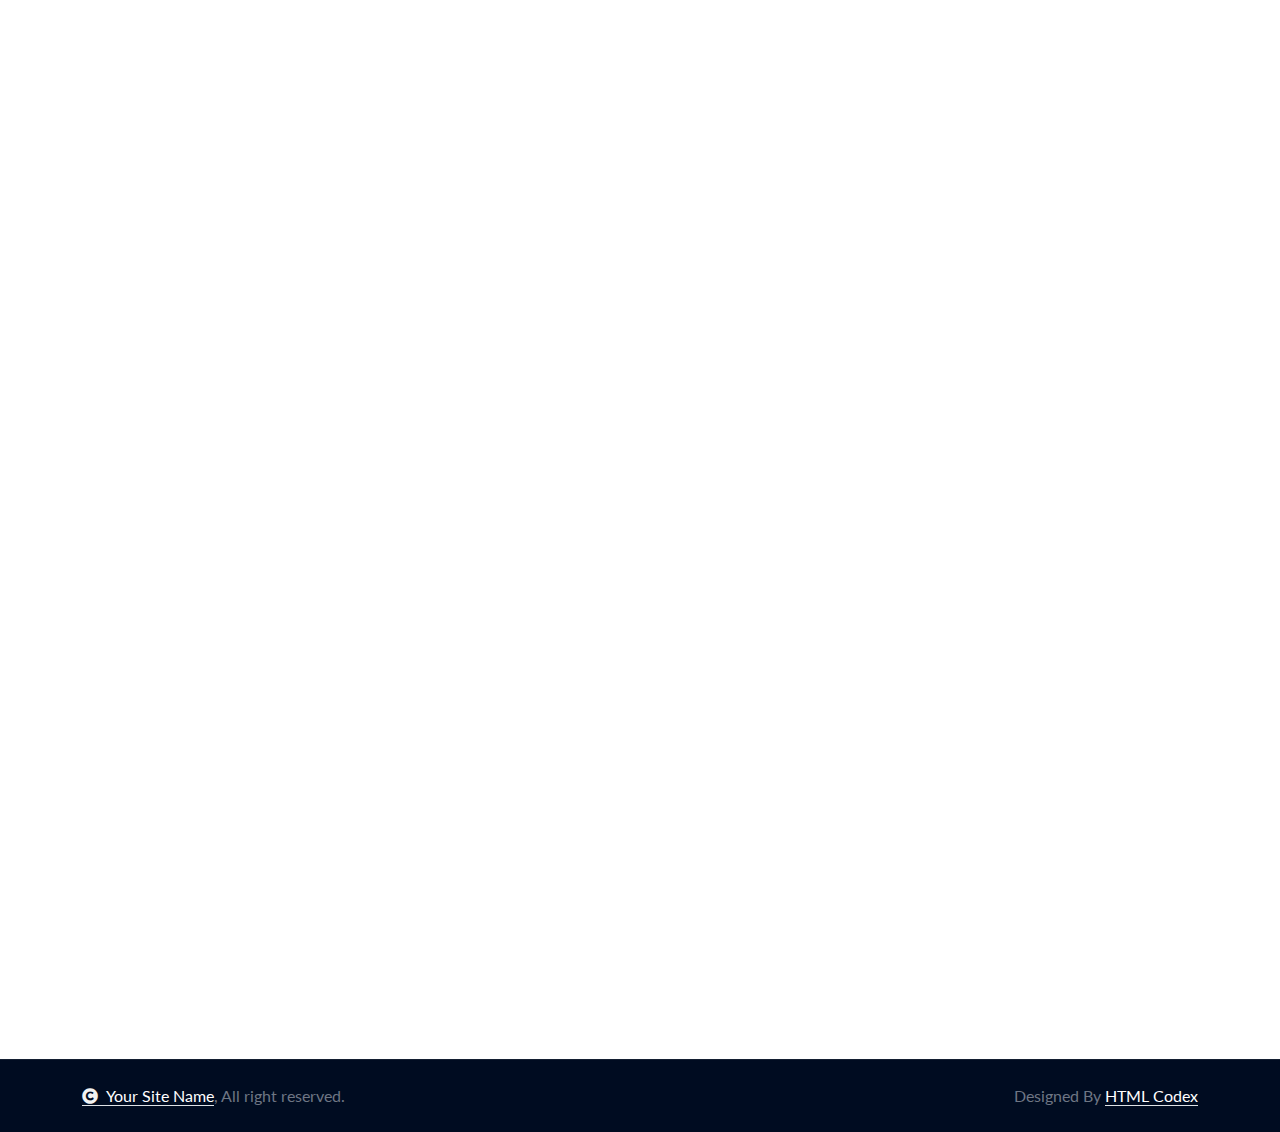
<file: about.html>
<!DOCTYPE html>
<html lang="en">

    <head>
        <meta charset="utf-8">
        <title>Cental - Car Rent Website Template</title>
        <meta content="width=device-width, initial-scale=1.0" name="viewport">
        <meta content="" name="keywords">
        <meta content="" name="description">

        <!-- Google Web Fonts -->
        <link rel="preconnect" href="https://fonts.googleapis.com">
        <link rel="preconnect" href="https://fonts.gstatic.com" crossorigin>
        <link href="https://fonts.googleapis.com/css2?family=Lato:ital,wght@0,400;0,700;0,900;1,400;1,700;1,900&family=Montserrat:ital,wght@0,100..900;1,100..900&display=swap" rel="stylesheet"> 

        <!-- Icon Font Stylesheet -->
        <link rel="stylesheet" href="https://use.fontawesome.com/releases/v5.15.4/css/all.css"/>
        <link href="https://cdn.jsdelivr.net/npm/bootstrap-icons@1.4.1/font/bootstrap-icons.css" rel="stylesheet">

        <!-- Libraries Stylesheet -->
        <link href="lib/animate/animate.min.css" rel="stylesheet">
        <link href="lib/owlcarousel/assets/owl.carousel.min.css" rel="stylesheet">


        <!-- Customized Bootstrap Stylesheet -->
        <link href="css/bootstrap.min.css" rel="stylesheet">

        <!-- Template Stylesheet -->
        <link href="css/style.css" rel="stylesheet">
    </head>

    <body>

        <!-- Spinner Start -->
        <div id="spinner" class="show bg-white position-fixed translate-middle w-100 vh-100 top-50 start-50 d-flex align-items-center justify-content-center">
            <div class="spinner-border text-primary" style="width: 3rem; height: 3rem;" role="status">
                <span class="sr-only">Loading...</span>
            </div>
        </div>
        <!-- Spinner End -->

        <!-- Topbar Start -->
        <div class="container-fluid topbar bg-secondary d-none d-xl-block w-100">
            <div class="container">
                <div class="row gx-0 align-items-center" style="height: 45px;">
                    <div class="col-lg-6 text-center text-lg-start mb-lg-0">
                        <div class="d-flex flex-wrap">
                            <a href="#" class="text-muted me-4"><i class="fas fa-map-marker-alt text-primary me-2"></i>Find A Location</a>
                            <a href="tel:+01234567890" class="text-muted me-4"><i class="fas fa-phone-alt text-primary me-2"></i>+01234567890</a>
                            <a href="mailto:example@gmail.com" class="text-muted me-0"><i class="fas fa-envelope text-primary me-2"></i>Example@gmail.com</a>
                        </div>
                    </div>
                    <div class="col-lg-6 text-center text-lg-end">
                        <div class="d-flex align-items-center justify-content-end">
                            <a href="#" class="btn btn-light btn-sm-square rounded-circle me-3"><i class="fab fa-facebook-f"></i></a>
                            <a href="#" class="btn btn-light btn-sm-square rounded-circle me-3"><i class="fab fa-twitter"></i></a>
                            <a href="#" class="btn btn-light btn-sm-square rounded-circle me-3"><i class="fab fa-instagram"></i></a>
                            <a href="#" class="btn btn-light btn-sm-square rounded-circle me-0"><i class="fab fa-linkedin-in"></i></a>
                        </div>
                    </div>
                </div>
            </div>
        </div>
        <!-- Topbar End -->

         <!-- Navbar & Hero Start -->
         <div class="container-fluid nav-bar sticky-top px-0 px-lg-4 py-2 py-lg-0">
            <div class="container">
                <nav class="navbar navbar-expand-lg navbar-light">
                    <a href="" class="navbar-brand p-0">
                        <h1 class="display-6 text-primary"><i class="fas fa-car-alt me-3"></i></i>Cental</h1>
                        <!-- <img src="img/logo.png" alt="Logo"> -->
                    </a>
                    <button class="navbar-toggler" type="button" data-bs-toggle="collapse" data-bs-target="#navbarCollapse">
                        <span class="fa fa-bars"></span>
                    </button>
                    <div class="collapse navbar-collapse" id="navbarCollapse">
                        <div class="navbar-nav mx-auto py-0">
                            <a href="index.html" class="nav-item nav-link">Home</a>
                            <a href="about.html" class="nav-item nav-link active">About</a>
                            <a href="vehicle.html" class="nav-item nav-link">Vehicle</a>
                            <a href="team.html" class="nav-item nav-link">Team</a>
                            <a href="blog.html" class="nav-item nav-link">Blog</a>
                            <a href="contact.html" class="nav-item nav-link">Contact</a>
                        </div>
                        <a href="login.html" id="login-header" class="btn btn-primary rounded-pill py-2 px-4">Login</a>
                    </div>
                </nav>
            </div>
        </div>
        <!-- Navbar & Hero End -->

        <!-- Header Start -->
        <div class="container-fluid bg-breadcrumb mb-5">
            <div class="container text-center py-5" style="max-width: 900px;">
                <h4 class="text-white display-4 mb-4 wow fadeInDown" data-wow-delay="0.1s">About Us</h4>
                <ol class="breadcrumb d-flex justify-content-center mb-0 wow fadeInDown" data-wow-delay="0.3s">
                    <li class="breadcrumb-item"><a href="index.html">Home</a></li>
                    <li class="breadcrumb-item"><a href="#">Pages</a></li>
                    <li class="breadcrumb-item active text-primary">About</li>
                </ol>    
            </div>
        </div>
        <!-- Header End -->

        <!-- About Start -->
        <div class="container-fluid overflow-hidden about py-5">
            <div class="container">
                <div class="row g-5">
                    <div class="col-xl-6 wow fadeInLeft" data-wow-delay="0.2s">
                        <div class="about-item">
                            <div class="pb-5">
                                <h1 class="display-5 text-capitalize">Cental <span class="text-primary">About</span></h1>
                                <p class="mb-0">Lorem ipsum dolor sit amet, consectetur adipisicing elit. Ut amet nemo expedita asperiores commodi accusantium at cum harum, excepturi, quia tempora cupiditate! Adipisci facilis modi quisquam quia distinctio,
                                </p>
                            </div>
                            <div class="row g-4">
                                <div class="col-lg-6">
                                    <div class="about-item-inner border p-4">
                                        <div class="about-icon mb-4">
                                            <img src="img/about-icon-1.png" class="img-fluid w-50 h-50" alt="Icon">
                                        </div>
                                        <h5 class="mb-3">Our Vision</h5>
                                        <p class="mb-0">Lorem ipsum dolor sit amet consectetur adipisicing elit.</p>
                                    </div>
                                </div>
                                <div class="col-lg-6">
                                    <div class="about-item-inner border p-4">
                                        <div class="about-icon mb-4">
                                            <img src="img/about-icon-2.png" class="img-fluid h-50 w-50" alt="Icon">
                                        </div>
                                        <h5 class="mb-3">Our Mision</h5>
                                        <p class="mb-0">Lorem ipsum dolor sit amet consectetur adipisicing elit.</p>
                                    </div>
                                </div>
                            </div>
                            <p class="text-item my-4">Lorem, ipsum dolor sit amet consectetur adipisicing elit. Beatae, aliquam ipsum. Sed suscipit dolorem libero sequi aut natus debitis reprehenderit facilis quaerat similique, est at in eum. Quo, obcaecati in!
                            </p>
                            <div class="row g-4">
                                <div class="col-lg-6">
                                    <div class="text-center rounded bg-secondary p-4">
                                        <h1 class="display-6 text-white">17</h1>
                                        <h5 class="text-light mb-0">Years Of Experience</h5>
                                    </div>
                                </div>
                                <div class="col-lg-6">
                                    <div class="rounded">
                                        <p class="mb-2"><i class="fa fa-check-circle text-primary me-1"></i> Morbi tristique senectus</p>
                                        <p class="mb-2"><i class="fa fa-check-circle text-primary me-1"></i> A scelerisque purus</p>
                                        <p class="mb-2"><i class="fa fa-check-circle text-primary me-1"></i> Dictumst vestibulum</p>
                                        <p class="mb-0"><i class="fa fa-check-circle text-primary me-1"></i> dio aenean sed adipiscing</p>
                                    </div>
                                </div>
                                <div class="col-lg-5 d-flex align-items-center">
                                    <a href="#" class="btn btn-primary rounded py-3 px-5">More About Us</a>
                                </div>
                                <div class="col-lg-7">
                                    <div class="d-flex align-items-center">
                                        <img src="img/attachment-img.jpg" class="img-fluid rounded-circle border border-4 border-secondary" style="width: 100px; height: 100px;" alt="Image">
                                        <div class="ms-4">
                                            <h4>William Burgess</h4>
                                            <p class="mb-0">Carveo Founder</p>
                                        </div>
                                    </div>
                                </div>
                            </div>
                        </div>
                    </div>
                    <div class="col-xl-6 wow fadeInRight" data-wow-delay="0.2s">
                        <div class="about-img">
                            <div class="img-1">
                                <img src="img/about-img.jpg" class="img-fluid rounded h-100 w-100" alt="">
                            </div>
                            <div class="img-2">
                                <img src="img/about-img-1.jpg" class="img-fluid rounded w-100" alt="">
                            </div>
                        </div>
                    </div>
                </div>
            </div>
        </div>
        <!-- About End -->

        <!-- Team Start -->
        <div class="container-fluid team py-5">
            <div class="container">
                <div class="text-center mx-auto pb-5 wow fadeInUp" data-wow-delay="0.1s" style="max-width: 800px;">
                    <h1 class="display-5 text-capitalize mb-3">Customer<span class="text-primary"> Suport</span> Center</h1>
                    <p class="mb-0">Lorem ipsum dolor sit amet, consectetur adipisicing elit. Ut amet nemo expedita asperiores commodi accusantium at cum harum, excepturi, quia tempora cupiditate! Adipisci facilis modi quisquam quia distinctio,
                    </p>
                </div>
                <div class="row g-4">
                    <div class="col-md-6 col-lg-6 col-xl-3 wow fadeInUp" data-wow-delay="0.1s">
                        <div class="team-item p-4 pt-0">
                            <div class="team-img">
                                <img src="img/team-1.jpg" class="img-fluid rounded w-100" alt="Image">
                            </div>
                            <div class="team-content pt-4">
                                <h4>MARTIN DOE</h4>
                                <p>Profession</p>
                                <div class="team-icon d-flex justify-content-center">
                                    <a class="btn btn-square btn-light rounded-circle mx-1" href=""><i class="fab fa-facebook-f"></i></a>
                                    <a class="btn btn-square btn-light rounded-circle mx-1" href=""><i class="fab fa-twitter"></i></a>
                                    <a class="btn btn-square btn-light rounded-circle mx-1" href=""><i class="fab fa-instagram"></i></a>
                                    <a class="btn btn-square btn-light rounded-circle mx-1" href=""><i class="fab fa-linkedin-in"></i></a>
                                </div>
                            </div>
                        </div>
                    </div>
                    <div class="col-md-6 col-lg-6 col-xl-3 wow fadeInUp" data-wow-delay="0.3s">
                        <div class="team-item p-4 pt-0">
                            <div class="team-img">
                                <img src="img/team-2.jpg" class="img-fluid rounded w-100" alt="Image">
                            </div>
                            <div class="team-content pt-4">
                                <h4>MARTIN DOE</h4>
                                <p>Profession</p>
                                <div class="team-icon d-flex justify-content-center">
                                    <a class="btn btn-square btn-light rounded-circle mx-1" href=""><i class="fab fa-facebook-f"></i></a>
                                    <a class="btn btn-square btn-light rounded-circle mx-1" href=""><i class="fab fa-twitter"></i></a>
                                    <a class="btn btn-square btn-light rounded-circle mx-1" href=""><i class="fab fa-instagram"></i></a>
                                    <a class="btn btn-square btn-light rounded-circle mx-1" href=""><i class="fab fa-linkedin-in"></i></a>
                                </div>
                            </div>
                        </div>
                    </div>
                    <div class="col-md-6 col-lg-6 col-xl-3 wow fadeInUp" data-wow-delay="0.5s">
                        <div class="team-item p-4 pt-0">
                            <div class="team-img">
                                <img src="img/team-3.jpg" class="img-fluid rounded w-100" alt="Image">
                            </div>
                            <div class="team-content pt-4">
                                <h4>MARTIN DOE</h4>
                                <p>Profession</p>
                                <div class="team-icon d-flex justify-content-center">
                                    <a class="btn btn-square btn-light rounded-circle mx-1" href=""><i class="fab fa-facebook-f"></i></a>
                                    <a class="btn btn-square btn-light rounded-circle mx-1" href=""><i class="fab fa-twitter"></i></a>
                                    <a class="btn btn-square btn-light rounded-circle mx-1" href=""><i class="fab fa-instagram"></i></a>
                                    <a class="btn btn-square btn-light rounded-circle mx-1" href=""><i class="fab fa-linkedin-in"></i></a>
                                </div>
                            </div>
                        </div>
                    </div>
                    <div class="col-md-6 col-lg-6 col-xl-3 wow fadeInUp" data-wow-delay="0.7s">
                        <div class="team-item p-4 pt-0">
                            <div class="team-img">
                                <img src="img/team-4.jpg" class="img-fluid rounded w-100" alt="Image">
                            </div>
                            <div class="team-content pt-4">
                                <h4>MARTIN DOE</h4>
                                <p>Profession</p>
                                <div class="team-icon d-flex justify-content-center">
                                    <a class="btn btn-square btn-light rounded-circle mx-1" href=""><i class="fab fa-facebook-f"></i></a>
                                    <a class="btn btn-square btn-light rounded-circle mx-1" href=""><i class="fab fa-twitter"></i></a>
                                    <a class="btn btn-square btn-light rounded-circle mx-1" href=""><i class="fab fa-instagram"></i></a>
                                    <a class="btn btn-square btn-light rounded-circle mx-1" href=""><i class="fab fa-linkedin-in"></i></a>
                                </div>
                            </div>
                        </div>
                    </div>
                </div>
            </div>
        </div>
        <!-- Team End -->

        <!-- Footer Start -->
        <div class="container-fluid footer py-5 mt-5 wow fadeIn" data-wow-delay="0.2s">
            <div class="container py-5">
                <div class="row g-5">
                    <div class="col-md-6 col-lg-6 col-xl-3">
                        <div class="footer-item d-flex flex-column">
                            <div class="footer-item">
                                <h4 class="text-white mb-4">About Us</h4>
                                <p class="mb-3">Dolor amet sit justo amet elitr clita ipsum elitr est.Lorem ipsum dolor sit amet, consectetur adipiscing elit consectetur adipiscing elit.</p>
                            </div>
                            <div class="position-relative">
                                <input class="form-control rounded-pill w-100 py-3 ps-4 pe-5" type="text" placeholder="Enter your email">
                                <button type="button" class="btn btn-secondary rounded-pill position-absolute top-0 end-0 py-2 mt-2 me-2">Subscribe</button>
                            </div>
                        </div>
                    </div>
                    <div class="col-md-6 col-lg-6 col-xl-3">
                        <div class="footer-item d-flex flex-column">
                            <h4 class="text-white mb-4">Quick Links</h4>
                            <a href="#"><i class="fas fa-angle-right me-2"></i> About</a>
                            <a href="#"><i class="fas fa-angle-right me-2"></i> Cars</a>
                            <a href="#"><i class="fas fa-angle-right me-2"></i> Car Types</a>
                            <a href="#"><i class="fas fa-angle-right me-2"></i> Team</a>
                            <a href="#"><i class="fas fa-angle-right me-2"></i> Contact us</a>
                            <a href="#"><i class="fas fa-angle-right me-2"></i> Terms & Conditions</a>
                        </div>
                    </div>
                    <div class="col-md-6 col-lg-6 col-xl-3">
                        <div class="footer-item d-flex flex-column">
                            <h4 class="text-white mb-4">Business Hours</h4>
                            <div class="mb-3">
                                <h6 class="text-muted mb-0">Mon - Friday:</h6>
                                <p class="text-white mb-0">09.00 am to 07.00 pm</p>
                            </div>
                            <div class="mb-3">
                                <h6 class="text-muted mb-0">Saturday:</h6>
                                <p class="text-white mb-0">10.00 am to 05.00 pm</p>
                            </div>
                            <div class="mb-3">
                                <h6 class="text-muted mb-0">Vacation:</h6>
                                <p class="text-white mb-0">All Sunday is our vacation</p>
                            </div>
                        </div>
                    </div>
                    <div class="col-md-6 col-lg-6 col-xl-3">
                        <div class="footer-item d-flex flex-column">
                            <h4 class="text-white mb-4">Contact Info</h4>
                            <a href="#"><i class="fa fa-map-marker-alt me-2"></i> 123 Street, New York, USA</a>
                            <a href="mailto:info@example.com"><i class="fas fa-envelope me-2"></i> info@example.com</a>
                            <a href="tel:+012 345 67890"><i class="fas fa-phone me-2"></i> +012 345 67890</a>
                            <a href="tel:+012 345 67890" class="mb-3"><i class="fas fa-print me-2"></i> +012 345 67890</a>
                            <div class="d-flex">
                                <a class="btn btn-secondary btn-md-square rounded-circle me-3" href=""><i class="fab fa-facebook-f text-white"></i></a>
                                <a class="btn btn-secondary btn-md-square rounded-circle me-3" href=""><i class="fab fa-twitter text-white"></i></a>
                                <a class="btn btn-secondary btn-md-square rounded-circle me-3" href=""><i class="fab fa-instagram text-white"></i></a>
                                <a class="btn btn-secondary btn-md-square rounded-circle me-0" href=""><i class="fab fa-linkedin-in text-white"></i></a>
                            </div>
                        </div>
                    </div>
                </div>
            </div>
        </div>
        <!-- Footer End -->
        
        <!-- Copyright Start -->
        <div class="container-fluid copyright py-4">
            <div class="container">
                <div class="row g-4 align-items-center">
                    <div class="col-md-6 text-center text-md-start mb-md-0">
                        <span class="text-body"><a href="#" class="border-bottom text-white"><i class="fas fa-copyright text-light me-2"></i>Your Site Name</a>, All right reserved.</span>
                    </div>
                    <div class="col-md-6 text-center text-md-end text-body">
                        <!--/*** The author’s attribution link must remain intact in the template. ***/-->
                        <!--/*** If you wish to remove this credit link, please purchase the Pro Version . ***/-->
                        Designed By <a class="border-bottom text-white" href="https://htmlcodex.com">HTML Codex</a>
                    </div>
                </div>
            </div>
        </div>
        <!-- Copyright End -->


        <!-- Back to Top -->
        <a href="#" class="btn btn-secondary btn-lg-square rounded-circle back-to-top"><i class="fa fa-arrow-up"></i></a>   

        
    <!-- JavaScript Libraries -->
    <script src="https://ajax.googleapis.com/ajax/libs/jquery/3.6.4/jquery.min.js"></script>
    <script src="https://cdn.jsdelivr.net/npm/bootstrap@5.0.0/dist/js/bootstrap.bundle.min.js"></script>
    <script src="lib/wow/wow.min.js"></script>
    <script src="lib/easing/easing.min.js"></script>
    <script src="lib/waypoints/waypoints.min.js"></script>
    <script src="lib/owlcarousel/owl.carousel.min.js"></script>
    

    <!-- Template Javascript -->
    <script src="js/main.js"></script>
    </body>

</html>
</file>
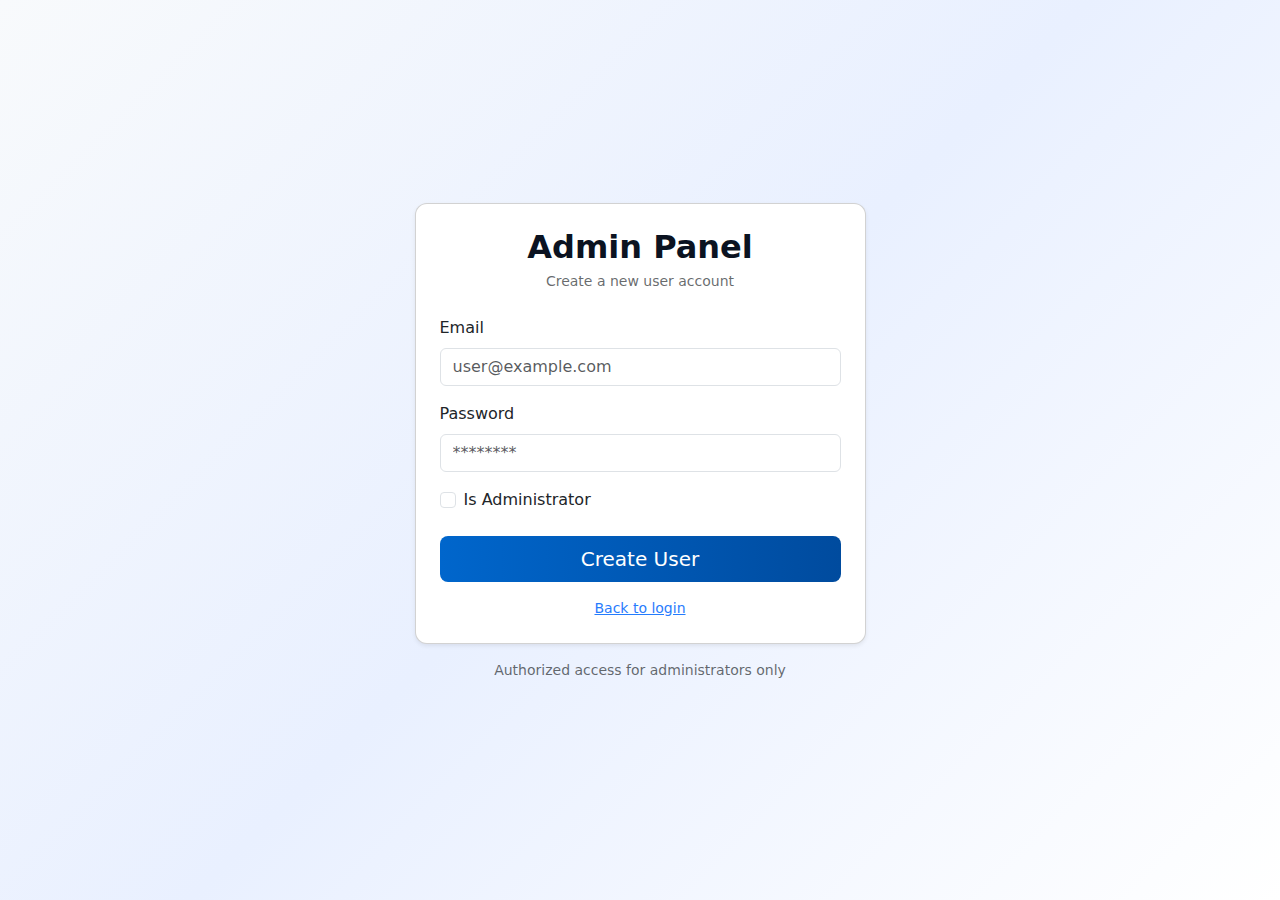
<file: admin.html>
<!doctype html>
<html lang="en">
<head>
  <meta charset="utf-8">
  <meta name="viewport" content="width=device-width, initial-scale=1">
  <title>Admin - Create User</title>
  <!-- Bootstrap 5 -->
  <link href="https://cdn.jsdelivr.net/npm/bootstrap@5.3.2/dist/css/bootstrap.min.css" rel="stylesheet">
  <!-- Local styles -->
  <link rel="stylesheet" href="./css/login.css">
</head>
<body>
  <div class="login-bg">
    <div class="container">
      <div class="row justify-content-center align-items-center min-vh-100">
        <div class="col-md-6 col-lg-5">
          <div class="card shadow-sm">
            <div class="card-body p-4">
              <div class="text-center mb-4">
                <h2 class="fw-bold">Admin Panel</h2>
                <p class="text-muted small">Create a new user account</p>
              </div>

              <form id="adminForm" action="/admin/create-user" method="POST" novalidate>
                <div class="mb-3">
                  <label for="email" class="form-label">Email</label>
                  <input type="email" class="form-control" id="email" name="email" placeholder="user@example.com" required>
                </div>

                <div class="mb-3">
                  <label for="password" class="form-label">Password</label>
                  <input type="password" class="form-control" id="password" name="password" placeholder="********" required>
                </div>

                <div class="form-check mb-4">
                  <input class="form-check-input" type="checkbox" id="isAdmin" name="isAdmin">
                  <label class="form-check-label" for="isAdmin">
                    Is Administrator
                  </label>
                </div>

                <div class="d-grid mb-3">
                  <button type="submit" class="btn btn-primary btn-lg">Create User</button>
                </div>

                <p class="text-center small text-muted mb-0">
                  <a href="login.html">Back to login</a>
                </p>
              </form>
            </div>
          </div>
          <p class="text-center text-muted mt-3 small">Authorized access for administrators only</p>
        </div>
      </div>
    </div>
  </div>

  <script src="./js/admin.js"></script>
</body>
</html>
</file>
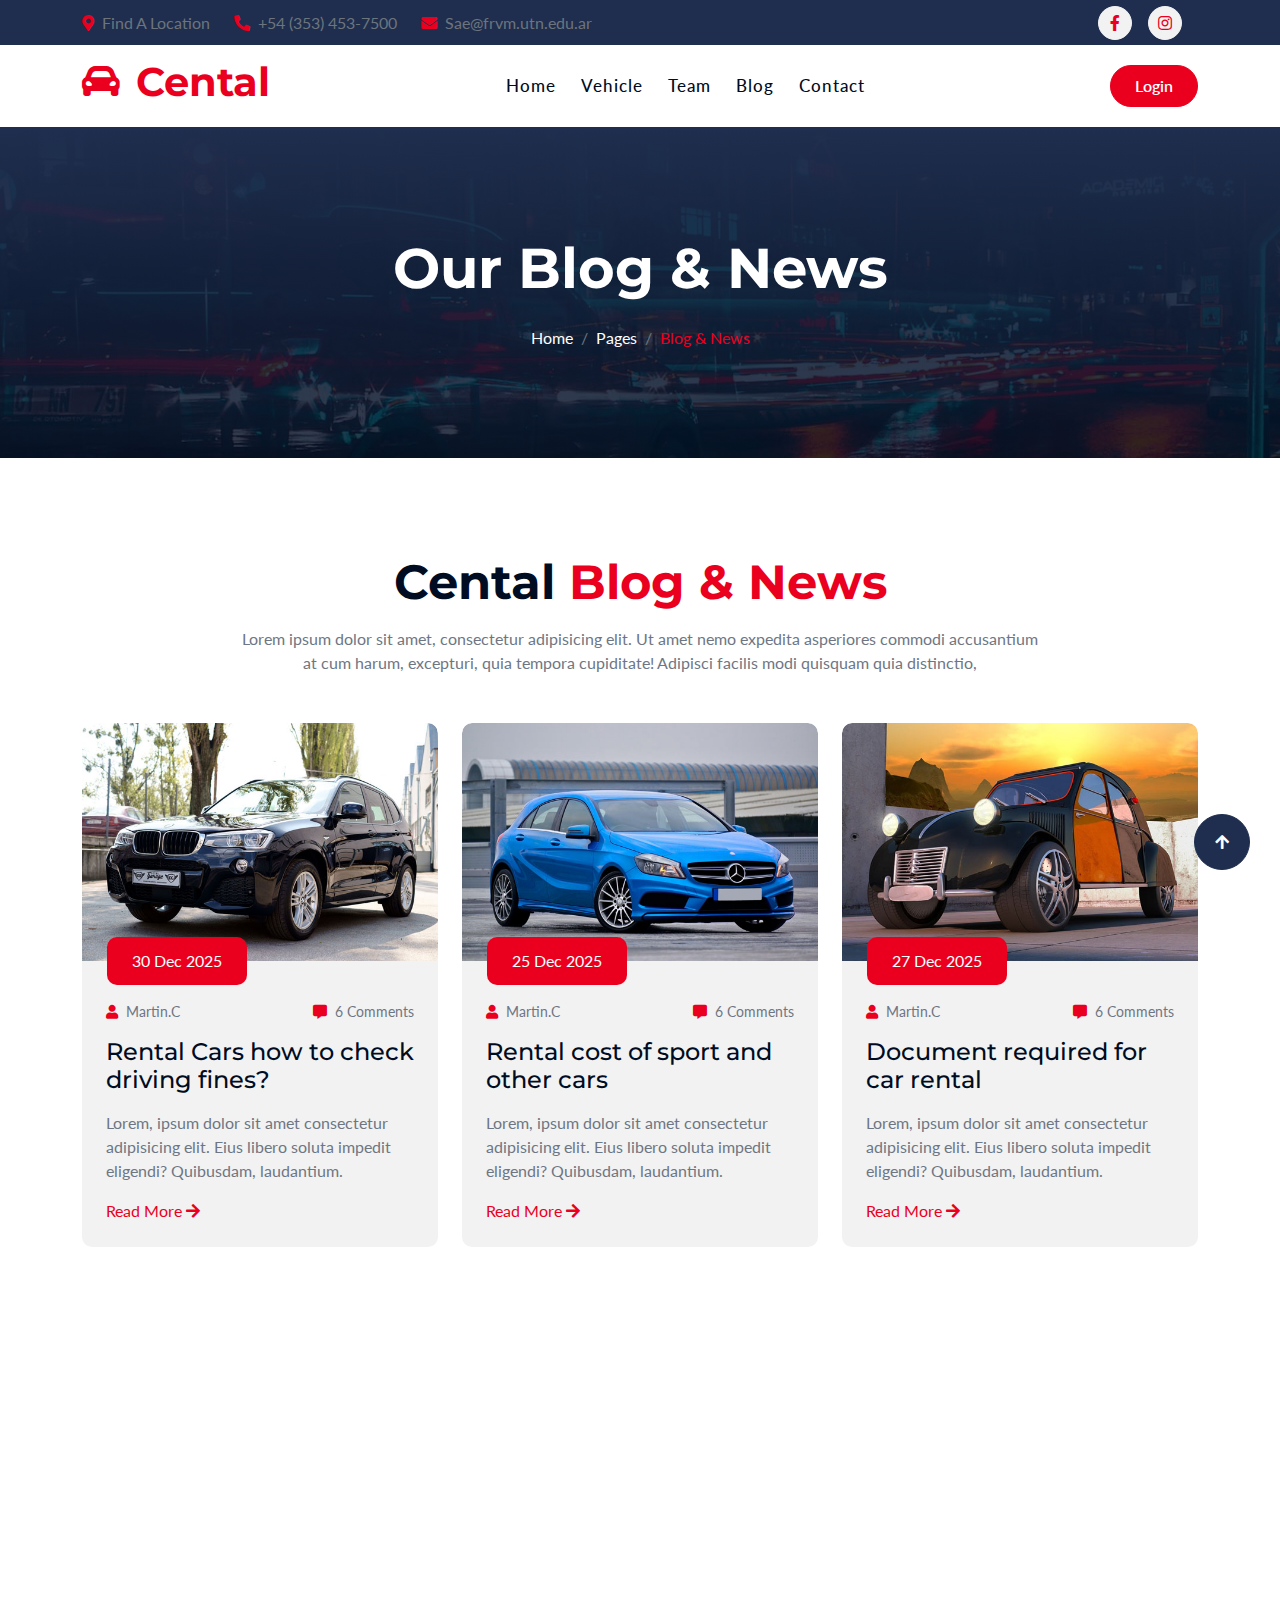
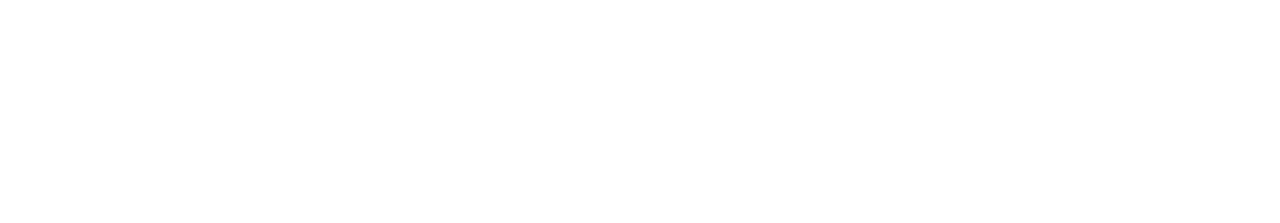
<file: blog.html>
<!DOCTYPE html>
<html lang="en">

    <head>
        <meta charset="utf-8">
        <title>Cental - Car Rent Website Template</title>
        <meta content="width=device-width, initial-scale=1.0" name="viewport">
        <meta content="" name="keywords">
        <meta content="" name="description">

        <!-- Google Web Fonts -->
        <link rel="preconnect" href="https://fonts.googleapis.com">
        <link rel="preconnect" href="https://fonts.gstatic.com" crossorigin>
        <link href="https://fonts.googleapis.com/css2?family=Lato:ital,wght@0,400;0,700;0,900;1,400;1,700;1,900&family=Montserrat:ital,wght@0,100..900;1,100..900&display=swap" rel="stylesheet"> 

        <!-- Icon Font Stylesheet -->
        <link rel="stylesheet" href="https://use.fontawesome.com/releases/v5.15.4/css/all.css"/>
        <link href="https://cdn.jsdelivr.net/npm/bootstrap-icons@1.4.1/font/bootstrap-icons.css" rel="stylesheet">

        <!-- Libraries Stylesheet -->
        <link href="lib/animate/animate.min.css" rel="stylesheet">
        <link href="lib/owlcarousel/assets/owl.carousel.min.css" rel="stylesheet">


        <!-- Customized Bootstrap Stylesheet -->
        <link href="css/bootstrap.min.css" rel="stylesheet">

        <!-- Template Stylesheet -->
        <link href="css/style.css" rel="stylesheet">
    </head>

    <body>

        <!-- Spinner Start -->
        <div id="spinner" class="show bg-white position-fixed translate-middle w-100 vh-100 top-50 start-50 d-flex align-items-center justify-content-center">
            <div class="spinner-border text-primary" style="width: 3rem; height: 3rem;" role="status">
                <span class="sr-only">Loading...</span>
            </div>
        </div>
        <!-- Spinner End -->

       <!-- Topbar Start -->
        <div class="container-fluid topbar bg-secondary d-none d-xl-block w-100">
            <div class="container">
                <div class="row gx-0 align-items-center" style="height: 45px;">
                    <div class="col-lg-6 text-center text-lg-start mb-lg-0">
                        <div class="d-flex flex-wrap">
                            <a href="https://www.google.com/maps/place/Universidad+Tecnol%C3%B3gica+Nacional+%E2%80%93+Facultad+Regional+Villa+Mar%C3%ADa+(U.T.N.+%E2%80%93+F.R.V.M.)/@-32.4090802,-63.2191201,17z/data=!4m6!3m5!1s0x95cc429a218978a9:0x6f61dcf603b149d2!8m2!3d-32.4093066!4d-63.2169207!16s%2Fg%2F120qdcfq?entry=ttu&g_ep=EgoyMDI1MTEwNS4wIKXMDSoASAFQAw%3D%3D" class="text-muted me-4"><i class="fas fa-map-marker-alt text-primary me-2"></i>Find A Location</a>
                            <a href="tel:+54 (353) 453-7500" class="text-muted me-4"><i class="fas fa-phone-alt text-primary me-2"></i>+54 (353) 453-7500</a>
                            <a href="mailto:example@gmail.com" class="text-muted me-0"><i class="fas fa-envelope text-primary me-2"></i>Sae@frvm.utn.edu.ar</a>
                        </div>
                    </div>
                    <div class="col-lg-6 text-center text-lg-end">
                        <div class="d-flex align-items-center justify-content-end">
                            <a href="https://www.facebook.com/utnvillamaria/" class="btn btn-light btn-sm-square rounded-circle me-3"><i class="fab fa-facebook-f"></i></a>
                            <a href="https://www.instagram.com/utnvillamaria/" class="btn btn-light btn-sm-square rounded-circle me-3"><i class="fab fa-instagram"></i></a>
                        </div>
                    </div>
                </div>
            </div>
        </div>
        <!-- Topbar End -->

        <!-- Navbar & Hero Start -->
        <div class="container-fluid nav-bar sticky-top px-0 px-lg-4 py-2 py-lg-0">
            <div class="container">
                <nav class="navbar navbar-expand-lg navbar-light">
                    <a href="#" class="navbar-brand p-0">
                        <h1 class="display-6 text-primary"><i class="fas fa-car-alt me-3"></i>Cental</h1>
                    </a>
                    <button class="navbar-toggler" type="button" data-bs-toggle="collapse" data-bs-target="#navbarCollapse">
                        <span class="fa fa-bars"></span>
                    </button>
                    <div class="collapse navbar-collapse" id="navbarCollapse">
                        <div class="navbar-nav mx-auto py-0" id="navbarLinks">
                            <a href="index.html" class="nav-item nav-link">Home</a>
                            <a href="vehicle.html" class="nav-item nav-link">Vehicle</a>
                            <a href="team.html" class="nav-item nav-link">Team</a>
                            <a href="blog.html" class="nav-item nav-link">Blog</a>
                            <a href="contact.html" class="nav-item nav-link">Contact</a>
                            <!-- <a href="rentedcars.html" class="nav-item nav-link">Rented Cars</a> -->
                    </div>
                        <a href="login.html" id="login-header" class="btn btn-primary rounded-pill py-2 px-4">Login</a>
                    </div>
                </nav>
            </div>
        </div>
        <!-- Navbar & Hero End -->

        <!-- Header Start -->
        <div class="container-fluid bg-breadcrumb mb-5">
            <div class="container text-center py-5" style="max-width: 900px;">
                <h4 class="text-white display-4 mb-4 wow fadeInDown" data-wow-delay="0.1s">Our Blog & News</h4>
                <ol class="breadcrumb d-flex justify-content-center mb-0 wow fadeInDown" data-wow-delay="0.3s">
                    <li class="breadcrumb-item"><a href="index.html">Home</a></li>
                    <li class="breadcrumb-item"><a href="#">Pages</a></li>
                    <li class="breadcrumb-item active text-primary">Blog & News</li>
                </ol>    
            </div>
        </div>
        <!-- Header End -->

        <!-- Blog Start -->
        <div class="container-fluid blog py-5">
            <div class="container">
                <div class="text-center mx-auto pb-5 wow fadeInUp" data-wow-delay="0.1s" style="max-width: 800px;">
                    <h1 class="display-5 text-capitalize mb-3">Cental<span class="text-primary"> Blog & News</span></h1>
                    <p class="mb-0">Lorem ipsum dolor sit amet, consectetur adipisicing elit. Ut amet nemo expedita asperiores commodi accusantium at cum harum, excepturi, quia tempora cupiditate! Adipisci facilis modi quisquam quia distinctio,
                    </p>
                </div>
                <div class="row g-4">
                    <div class="col-lg-4 wow fadeInUp" data-wow-delay="0.1s">
                        <div class="blog-item">
                            <div class="blog-img">
                                <img src="img/blog-1.jpg" class="img-fluid rounded-top w-100" alt="Image">
                            </div>
                            <div class="blog-content rounded-bottom p-4">
                                <div class="blog-date">30 Dec 2025</div>
                                <div class="blog-comment my-3">
                                    <div class="small"><span class="fa fa-user text-primary"></span><span class="ms-2">Martin.C</span></div>
                                    <div class="small"><span class="fa fa-comment-alt text-primary"></span><span class="ms-2">6 Comments</span></div>
                                </div>
                                <a href="#" class="h4 d-block mb-3">Rental Cars how to check driving fines?</a>
                                <p class="mb-3">Lorem, ipsum dolor sit amet consectetur adipisicing elit. Eius libero soluta impedit eligendi? Quibusdam, laudantium.</p>
                                <a href="#" class="">Read More  <i class="fa fa-arrow-right"></i></a>
                            </div>
                        </div>
                    </div>
                    <div class="col-lg-4 wow fadeInUp" data-wow-delay="0.3s">
                        <div class="blog-item">
                            <div class="blog-img">
                                <img src="img/blog-2.jpg" class="img-fluid rounded-top w-100" alt="Image">
                            </div>
                            <div class="blog-content rounded-bottom p-4">
                                <div class="blog-date">25 Dec 2025</div>
                                <div class="blog-comment my-3">
                                    <div class="small"><span class="fa fa-user text-primary"></span><span class="ms-2">Martin.C</span></div>
                                    <div class="small"><span class="fa fa-comment-alt text-primary"></span><span class="ms-2">6 Comments</span></div>
                                </div>
                                <a href="#" class="h4 d-block mb-3">Rental cost of sport and other cars</a>
                                <p class="mb-3">Lorem, ipsum dolor sit amet consectetur adipisicing elit. Eius libero soluta impedit eligendi? Quibusdam, laudantium.</p>
                                <a href="#" class="">Read More  <i class="fa fa-arrow-right"></i></a>
                            </div>
                        </div>
                    </div>
                    <div class="col-lg-4 wow fadeInUp" data-wow-delay="0.5s">
                        <div class="blog-item">
                            <div class="blog-img">
                                <img src="img/blog-3.jpg" class="img-fluid rounded-top w-100" alt="Image">
                            </div>
                            <div class="blog-content rounded-bottom p-4">
                                <div class="blog-date">27 Dec 2025</div>
                                <div class="blog-comment my-3">
                                    <div class="small"><span class="fa fa-user text-primary"></span><span class="ms-2">Martin.C</span></div>
                                    <div class="small"><span class="fa fa-comment-alt text-primary"></span><span class="ms-2">6 Comments</span></div>
                                </div>
                                <a href="#" class="h4 d-block mb-3">Document required for car rental</a>
                                <p class="mb-3">Lorem, ipsum dolor sit amet consectetur adipisicing elit. Eius libero soluta impedit eligendi? Quibusdam, laudantium.</p>
                                <a href="#" class="">Read More  <i class="fa fa-arrow-right"></i></a>
                            </div>
                        </div>
                    </div>
                </div>
            </div>
        </div>
        <!-- Blog End -->

        <!-- Footer Start -->
        <div class="container-fluid footer py-5 mt-5 wow fadeIn" data-wow-delay="0.2s">
            <div class="container py-5">
                <div class="row g-5">
                    <div class="col-md-6 col-lg-6 col-xl-3">
                        <div class="footer-item d-flex flex-column">
                            <div class="position-relative">
                                <input class="form-control rounded-pill w-100 py-3 ps-4 pe-5" type="text" placeholder="Enter your email">
                                <button type="button" class="btn btn-secondary rounded-pill position-absolute top-0 end-0 py-2 mt-2 me-2">Subscribe</button>
                            </div>
                        </div>
                    </div>
                    <div class="col-md-6 col-lg-6 col-xl-3">
                        <div class="footer-item d-flex flex-column">
                            <h4 class="text-white mb-4">Quick Links</h4>
                            <a href="#"><i class="fas fa-angle-right me-2"></i> Cars</a>
                            <a href="#"><i class="fas fa-angle-right me-2"></i> Car Types</a>
                            <a href="#"><i class="fas fa-angle-right me-2"></i> Team</a>
                            <a href="#"><i class="fas fa-angle-right me-2"></i> Contact us</a>
                            <a href="#"><i class="fas fa-angle-right me-2"></i> Terms & Conditions</a>
                        </div>
                    </div>
                    <div class="col-md-6 col-lg-6 col-xl-3">
                        <div class="footer-item d-flex flex-column">
                            <h4 class="text-white mb-4">Business Hours</h4>
                            <div class="mb-3">
                                <h6 class="text-muted mb-0">Mon - Friday:</h6>
                                <p class="text-white mb-0">08.00 am to 10.00 pm</p>
                            </div>
                            <div class="mb-3">
                                <h6 class="text-muted mb-0">Saturday:</h6>
                                <p class="text-white mb-0">10.00 am to 05.00 pm</p>
                            </div>
                            <div class="mb-3">
                                <h6 class="text-muted mb-0">Vacation:</h6>
                                <p class="text-white mb-0">All Sunday is our vacation</p>
                            </div>
                        </div>
                    </div>
                    <div class="col-md-6 col-lg-6 col-xl-3">
                        <div class="footer-item d-flex flex-column">
                            <h4 class="text-white mb-4">Contact Info</h4>
                            <a href="https://www.google.com/maps/place/Universidad+Tecnol%C3%B3gica+Nacional+%E2%80%93+Facultad+Regional+Villa+Mar%C3%ADa+(U.T.N.+%E2%80%93+F.R.V.M.)/@-32.4090802,-63.2191201,17z/data=!4m6!3m5!1s0x95cc429a218978a9:0x6f61dcf603b149d2!8m2!3d-32.4093066!4d-63.2169207!16s%2Fg%2F120qdcfq?entry=ttu&g_ep=EgoyMDI1MTEwNS4wIKXMDSoASAFQAw%3D%3D"><i class="fa fa-map-marker-alt me-2"></i> University Avenue 450 Villa María Córdoba, Argentina</a>
                            <a href="https://mail.google.com/mail/u/0/?tab=rm&ogbl#search/sae%40frvm.utn.edu.ar?compose=new"><i class="fas fa-envelope me-2"></i> Sae@frvm.utn.edu.ar</a>
                            <a href="tel:+012 345 67890"><i class="fas fa-phone me-2"></i> +54 (353) 453-7500</a>
                            <a href="tel:+012 345 67890" class="mb-3"><i class="fas fa-print me-2"></i> 453-5498</a>
                            <div class="d-flex">
                                <a class="btn btn-secondary btn-md-square rounded-circle me-3" href="https://www.facebook.com/utnvillamaria/" target="_blank"><i class="fab fa-facebook-f text-white"></i></a>
                                <a class="btn btn-secondary btn-md-square rounded-circle me-3" href="https://www.instagram.com/utnvillamaria/"><i class="fab fa-instagram text-white"></i></a>
                            </div>
                        </div>
                    </div>
                </div>
            </div>
        </div>
        <!-- Footer End -->
        
        <!-- Back to Top -->
        <a href="#" class="btn btn-secondary btn-lg-square rounded-circle back-to-top"><i class="fa fa-arrow-up"></i></a>   

        
    <!-- JavaScript Libraries -->
    <script src="https://ajax.googleapis.com/ajax/libs/jquery/3.6.4/jquery.min.js"></script>
    <script src="https://cdn.jsdelivr.net/npm/bootstrap@5.0.0/dist/js/bootstrap.bundle.min.js"></script>
    <script src="lib/wow/wow.min.js"></script>
    <script src="lib/easing/easing.min.js"></script>
    <script src="lib/waypoints/waypoints.min.js"></script>
    <script src="lib/owlcarousel/owl.carousel.min.js"></script>
    

    <!-- Template Javascript -->
    <script src="js/main.js"></script>
    </body>

</html>
</file>
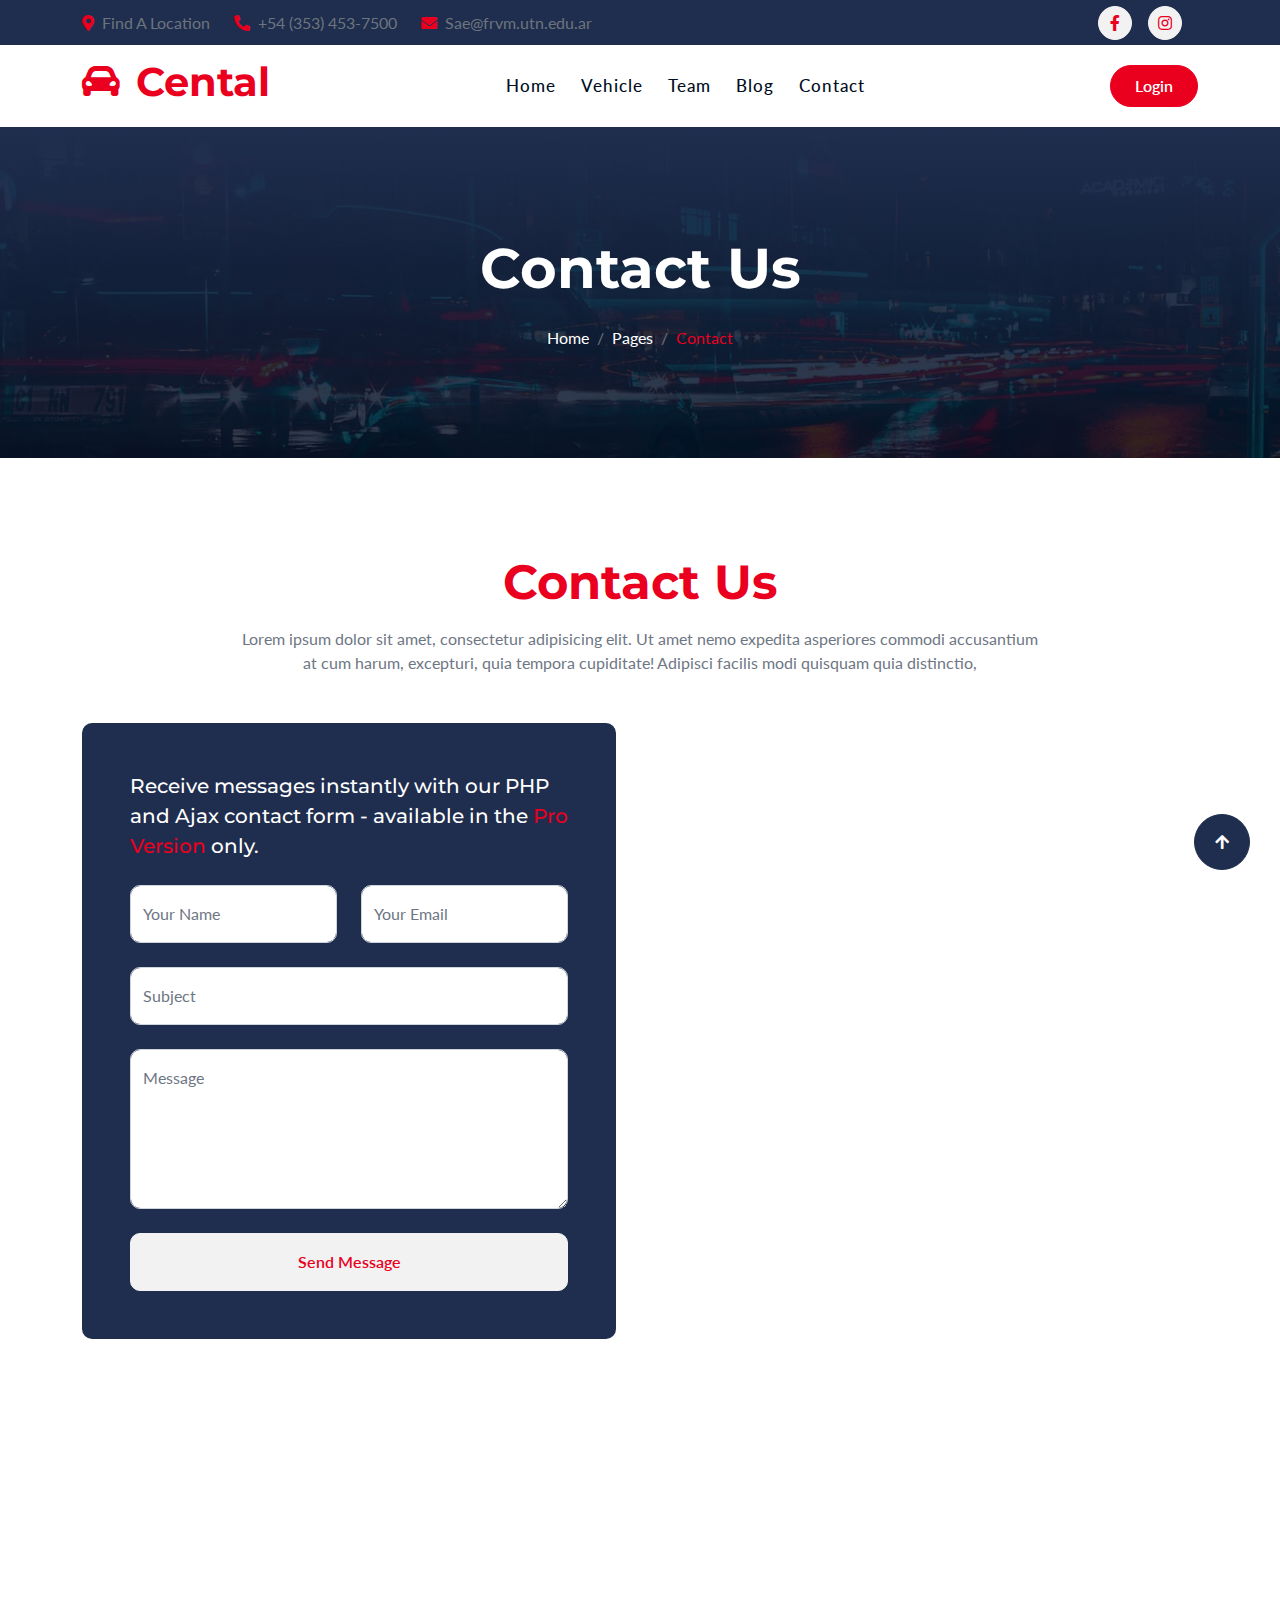
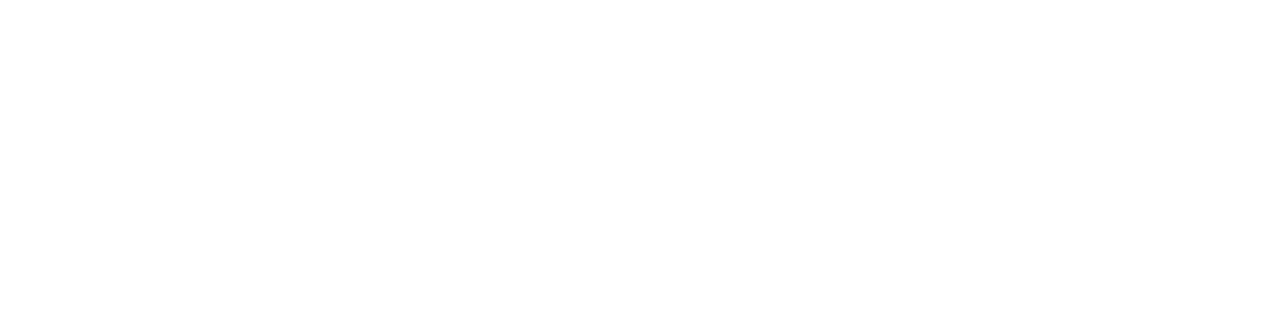
<file: contact.html>
<!DOCTYPE html>
<html lang="en">

    <head>
        <meta charset="utf-8">
        <title>Cental - Car Rent Website Template</title>
        <meta content="width=device-width, initial-scale=1.0" name="viewport">
        <meta content="" name="keywords">
        <meta content="" name="description">

        <!-- Google Web Fonts -->
        <link rel="preconnect" href="https://fonts.googleapis.com">
        <link rel="preconnect" href="https://fonts.gstatic.com" crossorigin>
        <link href="https://fonts.googleapis.com/css2?family=Lato:ital,wght@0,400;0,700;0,900;1,400;1,700;1,900&family=Montserrat:ital,wght@0,100..900;1,100..900&display=swap" rel="stylesheet"> 

        <!-- Icon Font Stylesheet -->
        <link rel="stylesheet" href="https://use.fontawesome.com/releases/v5.15.4/css/all.css"/>
        <link href="https://cdn.jsdelivr.net/npm/bootstrap-icons@1.4.1/font/bootstrap-icons.css" rel="stylesheet">

        <!-- Libraries Stylesheet -->
        <link href="lib/animate/animate.min.css" rel="stylesheet">
        <link href="lib/owlcarousel/assets/owl.carousel.min.css" rel="stylesheet">


        <!-- Customized Bootstrap Stylesheet -->
        <link href="css/bootstrap.min.css" rel="stylesheet">

        <!-- Template Stylesheet -->
        <link href="css/style.css" rel="stylesheet">
    </head>

    <body>

        <!-- Spinner Start -->
        <div id="spinner" class="show bg-white position-fixed translate-middle w-100 vh-100 top-50 start-50 d-flex align-items-center justify-content-center">
            <div class="spinner-border text-primary" style="width: 3rem; height: 3rem;" role="status">
                <span class="sr-only">Loading...</span>
            </div>
        </div>
        <!-- Spinner End -->

        <!-- Topbar Start -->
        <div class="container-fluid topbar bg-secondary d-none d-xl-block w-100">
            <div class="container">
                <div class="row gx-0 align-items-center" style="height: 45px;">
                    <div class="col-lg-6 text-center text-lg-start mb-lg-0">
                        <div class="d-flex flex-wrap">
                            <a href="https://www.google.com/maps/place/Universidad+Tecnol%C3%B3gica+Nacional+%E2%80%93+Facultad+Regional+Villa+Mar%C3%ADa+(U.T.N.+%E2%80%93+F.R.V.M.)/@-32.4090802,-63.2191201,17z/data=!4m6!3m5!1s0x95cc429a218978a9:0x6f61dcf603b149d2!8m2!3d-32.4093066!4d-63.2169207!16s%2Fg%2F120qdcfq?entry=ttu&g_ep=EgoyMDI1MTEwNS4wIKXMDSoASAFQAw%3D%3D" class="text-muted me-4"><i class="fas fa-map-marker-alt text-primary me-2"></i>Find A Location</a>
                            <a href="tel:+54 (353) 453-7500" class="text-muted me-4"><i class="fas fa-phone-alt text-primary me-2"></i>+54 (353) 453-7500</a>
                            <a href="mailto:example@gmail.com" class="text-muted me-0"><i class="fas fa-envelope text-primary me-2"></i>Sae@frvm.utn.edu.ar</a>
                        </div>
                    </div>
                    <div class="col-lg-6 text-center text-lg-end">
                        <div class="d-flex align-items-center justify-content-end">
                            <a href="https://www.facebook.com/utnvillamaria/" class="btn btn-light btn-sm-square rounded-circle me-3"><i class="fab fa-facebook-f"></i></a>
                            <a href="https://www.instagram.com/utnvillamaria/" class="btn btn-light btn-sm-square rounded-circle me-3"><i class="fab fa-instagram"></i></a>
                        </div>
                    </div>
                </div>
            </div>
        </div>
        <!-- Topbar End -->

        <!-- Navbar & Hero Start -->
        <div class="container-fluid nav-bar sticky-top px-0 px-lg-4 py-2 py-lg-0">
            <div class="container">
                <nav class="navbar navbar-expand-lg navbar-light">
                    <a href="#" class="navbar-brand p-0">
                        <h1 class="display-6 text-primary"><i class="fas fa-car-alt me-3"></i>Cental</h1>
                    </a>
                    <button class="navbar-toggler" type="button" data-bs-toggle="collapse" data-bs-target="#navbarCollapse">
                        <span class="fa fa-bars"></span>
                    </button>
                    <div class="collapse navbar-collapse" id="navbarCollapse">
                        <div class="navbar-nav mx-auto py-0" id="navbarLinks">
                            <a href="index.html" class="nav-item nav-link">Home</a>
                            <a href="vehicle.html" class="nav-item nav-link">Vehicle</a>
                            <a href="team.html" class="nav-item nav-link">Team</a>
                            <a href="blog.html" class="nav-item nav-link">Blog</a>
                            <a href="contact.html" class="nav-item nav-link">Contact</a>
                           <!-- <a href="rentedcars.html" class="nav-item nav-link">Rented Cars</a> -->
                        </div>
                        <a href="login.html" id="login-header" class="btn btn-primary rounded-pill py-2 px-4">Login</a>
                    </div>
                </nav>
            </div>
        </div>
        <!-- Navbar & Hero End -->

        <!-- Header Start -->
        <div class="container-fluid bg-breadcrumb mb-5">
            <div class="container text-center py-5" style="max-width: 900px;">
                <h4 class="text-white display-4 mb-4 wow fadeInDown" data-wow-delay="0.1s">Contact Us</h4>
                <ol class="breadcrumb d-flex justify-content-center mb-0 wow fadeInDown" data-wow-delay="0.3s">
                    <li class="breadcrumb-item"><a href="index.html">Home</a></li>
                    <li class="breadcrumb-item"><a href="#">Pages</a></li>
                    <li class="breadcrumb-item active text-primary">Contact</li>
                </ol>    
            </div>
        </div>
        <!-- Header End -->

        <!-- Contact Start -->
        <div class="container-fluid contact py-5">
            <div class="container">
                <div class="text-center mx-auto pb-5 wow fadeInUp" data-wow-delay="0.1s" style="max-width: 800px;">
                    <h1 class="display-5 text-capitalize text-primary mb-3">Contact Us</h1>
                    <p class="mb-0">Lorem ipsum dolor sit amet, consectetur adipisicing elit. Ut amet nemo expedita asperiores commodi accusantium at cum harum, excepturi, quia tempora cupiditate! Adipisci facilis modi quisquam quia distinctio,</p>
                </div>
                <div class="row g-5">
                    <div class="col-lg-6 wow fadeInUp" data-wow-delay="0.1s">
                        <div class="bg-secondary p-5 rounded">
                            <h5 class="text-white lh-base mb-4">Receive messages instantly with our PHP and Ajax contact form - available in the <a href="https://htmlcodex.com/downloading/?item=3387">Pro Version</a> only.</h5>
                            <form>
                                <div class="row g-4">
                                    <div class="col-lg-12 col-xl-6">
                                        <div class="form-floating">
                                            <input type="text" class="form-control" id="name" placeholder="Your Name">
                                            <label for="name">Your Name</label>
                                        </div>
                                    </div>
                                    <div class="col-lg-12 col-xl-6">
                                        <div class="form-floating">
                                            <input type="email" class="form-control" id="email" placeholder="Your Email">
                                            <label for="email">Your Email</label>
                                        </div>
                                    </div>
                                    <div class="col-12">
                                        <div class="form-floating">
                                            <input type="text" class="form-control" id="subject" placeholder="Subject">
                                            <label for="subject">Subject</label>
                                        </div>
                                    </div>
                                    <div class="col-12">
                                        <div class="form-floating">
                                            <textarea class="form-control" placeholder="Leave a message here" id="message" style="height: 160px"></textarea>
                                            <label for="message">Message</label>
                                        </div>

                                    </div>
                                    <div class="col-12">
                                        <button class="btn btn-light w-100 py-3">Send Message</button>
                                    </div>
                                </div>
                            </form>
                        </div>
                    </div>
                    <div class="col-lg-6 wow fadeInUp" data-wow-delay="0.3s">
                        <div class="rounded">
                            <iframe class="rounded w-100" 
                            style="height: 580px;" src="https://www.google.com/maps/embed?pb=!1m18!1m12!1m3!1d387191.33750346623!2d-73.97968099999999!3d40.6974881!2m3!1f0!2f0!3f0!3m2!1i1024!2i768!4f13.1!3m3!1m2!1s0x89c24fa5d33f083b%3A0xc80b8f06e177fe62!2sNew%20York%2C%20NY%2C%20USA!5e0!3m2!1sen!2sbd!4v1694259649153!5m2!1sen!2sbd" 
                            loading="lazy" referrerpolicy="no-referrer-when-downgrade"></iframe>
                        </div>
                    </div>

                </div>
            </div>
        </div>
        <!-- Contact End -->

        <!-- Footer Start -->
        <div class="container-fluid footer py-5 mt-5 wow fadeIn" data-wow-delay="0.2s">
            <div class="container py-5">
                <div class="row g-5">
                    <div class="col-md-6 col-lg-6 col-xl-3">
                        <div class="footer-item d-flex flex-column">
                            <div class="position-relative">
                                <input class="form-control rounded-pill w-100 py-3 ps-4 pe-5" type="text" placeholder="Enter your email">
                                <button type="button" class="btn btn-secondary rounded-pill position-absolute top-0 end-0 py-2 mt-2 me-2">Subscribe</button>
                            </div>
                        </div>
                    </div>
                    <div class="col-md-6 col-lg-6 col-xl-3">
                        <div class="footer-item d-flex flex-column">
                            <h4 class="text-white mb-4">Quick Links</h4>
                            <a href="#"><i class="fas fa-angle-right me-2"></i> Cars</a>
                            <a href="#"><i class="fas fa-angle-right me-2"></i> Car Types</a>
                            <a href="#"><i class="fas fa-angle-right me-2"></i> Team</a>
                            <a href="#"><i class="fas fa-angle-right me-2"></i> Contact us</a>
                            <a href="#"><i class="fas fa-angle-right me-2"></i> Terms & Conditions</a>
                        </div>
                    </div>
                    <div class="col-md-6 col-lg-6 col-xl-3">
                        <div class="footer-item d-flex flex-column">
                            <h4 class="text-white mb-4">Business Hours</h4>
                            <div class="mb-3">
                                <h6 class="text-muted mb-0">Mon - Friday:</h6>
                                <p class="text-white mb-0">08.00 am to 10.00 pm</p>
                            </div>
                            <div class="mb-3">
                                <h6 class="text-muted mb-0">Saturday:</h6>
                                <p class="text-white mb-0">10.00 am to 05.00 pm</p>
                            </div>
                            <div class="mb-3">
                                <h6 class="text-muted mb-0">Vacation:</h6>
                                <p class="text-white mb-0">All Sunday is our vacation</p>
                            </div>
                        </div>
                    </div>
                    <div class="col-md-6 col-lg-6 col-xl-3">
                        <div class="footer-item d-flex flex-column">
                            <h4 class="text-white mb-4">Contact Info</h4>
                            <a href="https://www.google.com/maps/place/Universidad+Tecnol%C3%B3gica+Nacional+%E2%80%93+Facultad+Regional+Villa+Mar%C3%ADa+(U.T.N.+%E2%80%93+F.R.V.M.)/@-32.4090802,-63.2191201,17z/data=!4m6!3m5!1s0x95cc429a218978a9:0x6f61dcf603b149d2!8m2!3d-32.4093066!4d-63.2169207!16s%2Fg%2F120qdcfq?entry=ttu&g_ep=EgoyMDI1MTEwNS4wIKXMDSoASAFQAw%3D%3D"><i class="fa fa-map-marker-alt me-2"></i> University Avenue 450 Villa María Córdoba, Argentina</a>
                            <a href="https://mail.google.com/mail/u/0/?tab=rm&ogbl#search/sae%40frvm.utn.edu.ar?compose=new"><i class="fas fa-envelope me-2"></i> Sae@frvm.utn.edu.ar</a>
                            <a href="tel:+012 345 67890"><i class="fas fa-phone me-2"></i> +54 (353) 453-7500</a>
                            <a href="tel:+012 345 67890" class="mb-3"><i class="fas fa-print me-2"></i> 453-5498</a>
                            <div class="d-flex">
                                <a class="btn btn-secondary btn-md-square rounded-circle me-3" href="https://www.facebook.com/utnvillamaria/" target="_blank"><i class="fab fa-facebook-f text-white"></i></a>
                                <a class="btn btn-secondary btn-md-square rounded-circle me-3" href="https://www.instagram.com/utnvillamaria/"><i class="fab fa-instagram text-white"></i></a>
                            </div>
                        </div>
                    </div>
                </div>
            </div>
        </div>
        <!-- Footer End -->


        <!-- Back to Top -->
        <a href="#" class="btn btn-secondary btn-lg-square rounded-circle back-to-top"><i class="fa fa-arrow-up"></i></a>   

        
    <!-- JavaScript Libraries -->
    <script src="https://ajax.googleapis.com/ajax/libs/jquery/3.6.4/jquery.min.js"></script>
    <script src="https://cdn.jsdelivr.net/npm/bootstrap@5.0.0/dist/js/bootstrap.bundle.min.js"></script>
    <script src="lib/wow/wow.min.js"></script>
    <script src="lib/easing/easing.min.js"></script>
    <script src="lib/waypoints/waypoints.min.js"></script>
    <script src="lib/owlcarousel/owl.carousel.min.js"></script>
    

    <!-- Template Javascript -->
    <script src="js/main.js"></script>
    </body>

</html>
</file>
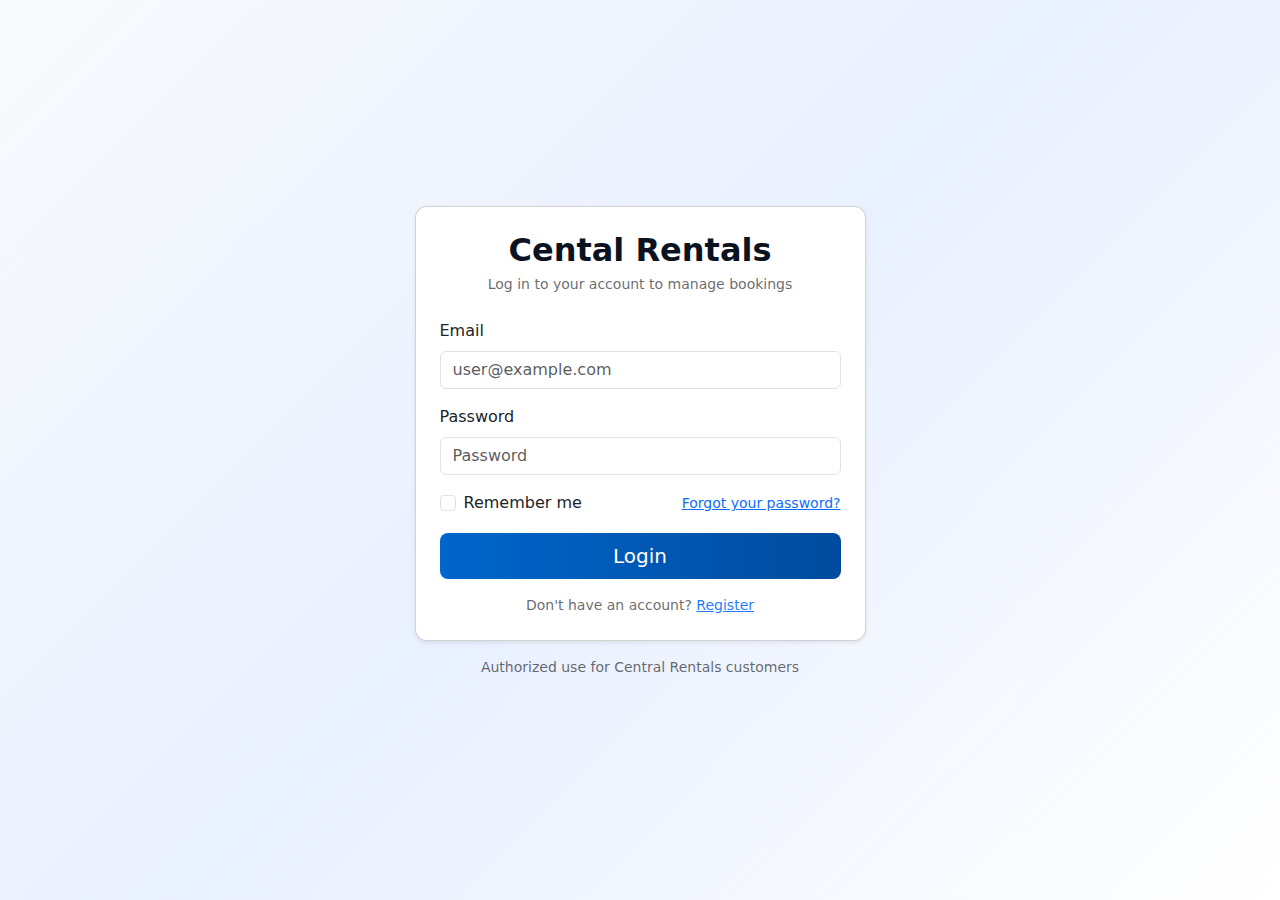
<file: login.html>
<!doctype html>
<html lang="es">
<head>
  <meta charset="utf-8">
  <meta name="viewport" content="width=device-width, initial-scale=1">
  <title>Login - Sistema de Alquiler de Autos</title>
  <!-- Bootstrap 5 CDN -->
  <link href="https://cdn.jsdelivr.net/npm/bootstrap@5.3.2/dist/css/bootstrap.min.css" rel="stylesheet">
  <!-- Estilos locales -->
  <link rel="stylesheet" href="./css/login.css">
</head>
<body>
  <div class="login-bg">
    <div class="container">
      <div class="row justify-content-center align-items-center min-vh-100">
        <div class="col-md-6 col-lg-5">
          <div class="card shadow-sm">
            <div class="card-body p-4">
              <div class="text-center mb-4">
                <h2 class="fw-bold">Cental Rentals</h2>
                <p class="text-muted small">Log in to your account to manage bookings</p>
              </div>

              <form id="loginForm" action="/login" method="POST" novalidate>
                <div class="mb-3">
                  <label for="email" class="form-label">Email</label>
                  <input type="email" class="form-control" id="email" name="email" placeholder="user@example.com" required>
                </div>

                <div class="mb-3">
                  <label for="password" class="form-label">Password</label>
                  <input type="password" class="form-control" id="password" name="password" placeholder="Password" required>
                </div>

                <div class="d-flex justify-content-between align-items-center mb-3">
                  <div class="form-check">
                    <input class="form-check-input" type="checkbox" id="remember" name="remember">
                    <label class="form-check-label" for="remember">Remember me</label>
                  </div>
                  <a href="#" class="small">Forgot your password?</a>
                </div>

                <div class="d-grid mb-3">
                  <button id="login-btn" type="submit" class="btn btn-primary btn-lg">Login</button>
                </div>

                <p class="text-center small text-muted mb-0">Don't have an account? <a href="#">Register</a></p>
              </form>
            </div>
          </div>
          <p class="text-center text-muted mt-3 small">Authorized use for Central Rentals customers</p>
        </div>
      </div>
    </div>
  </div>

  <script src="./js/login.js"></script>
</body>
</html>
</file>
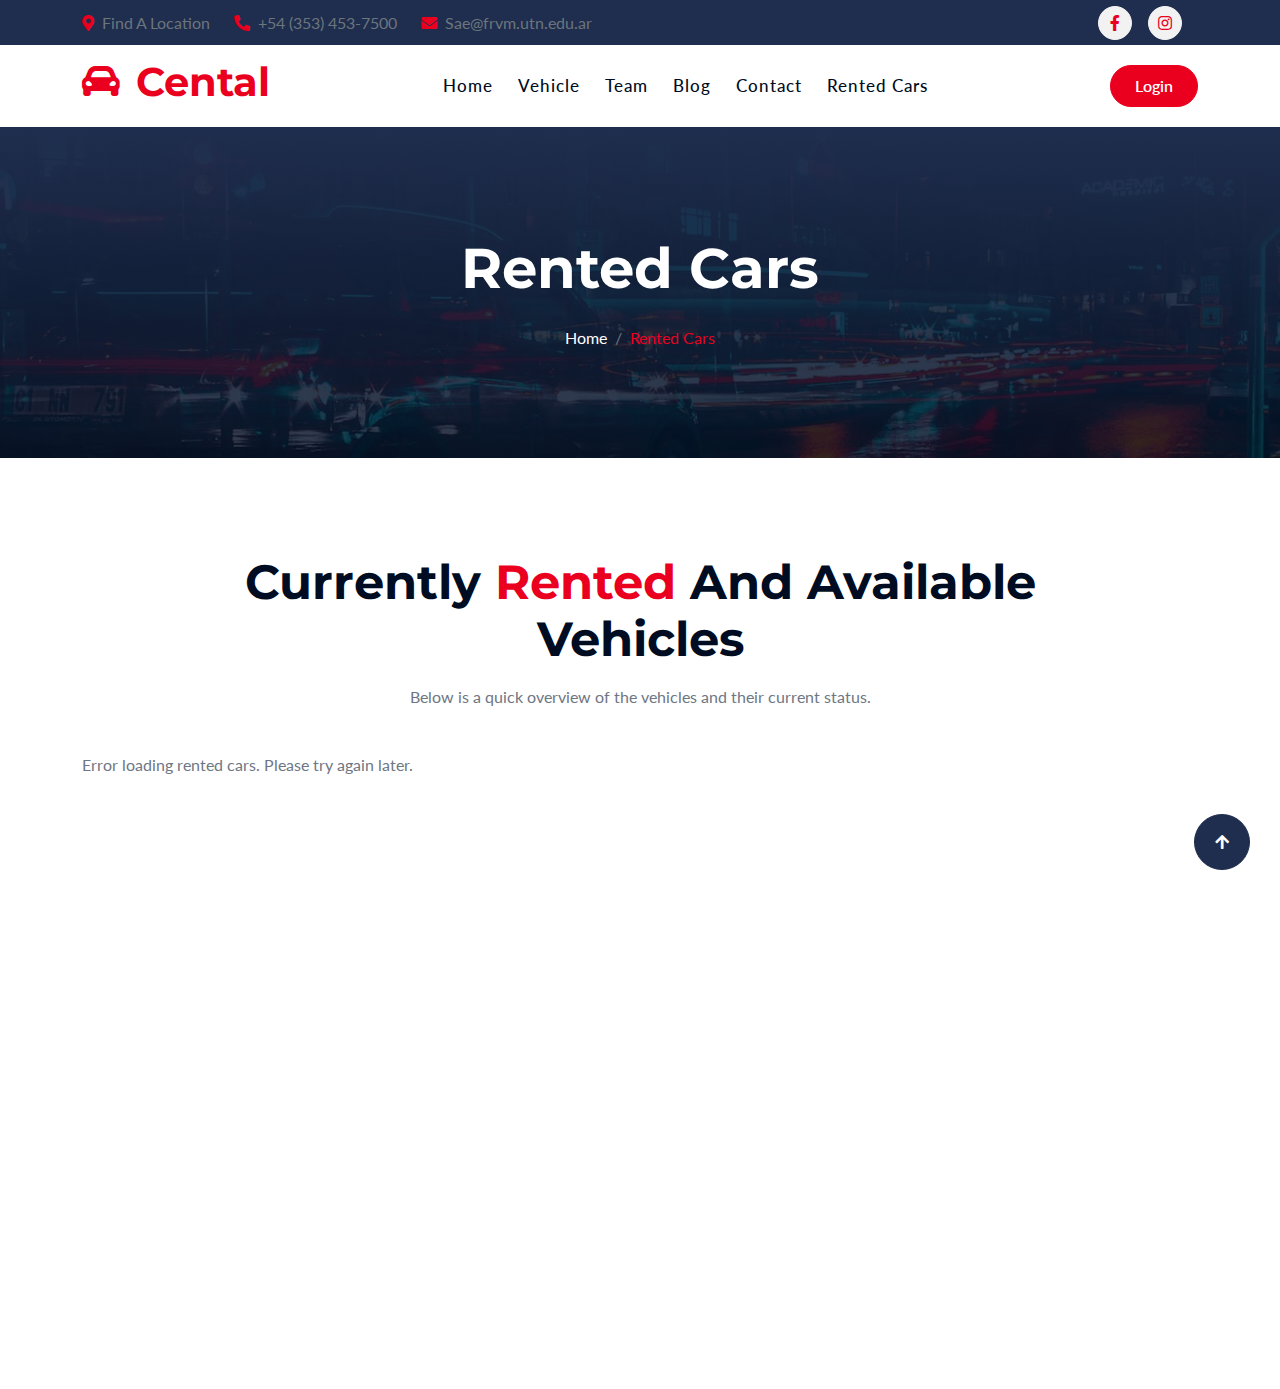
<file: rentedcars.html>
<!DOCTYPE html>
<html lang="en">

    <head>
        <meta charset="utf-8">
        <title>Cental - Rented Cars</title>
        <meta content="width=device-width, initial-scale=1.0" name="viewport">
        <meta content="" name="keywords">
        <meta content="" name="description">

        <!-- Google Web Fonts -->
        <link rel="preconnect" href="https://fonts.googleapis.com">
        <link rel="preconnect" href="https://fonts.gstatic.com" crossorigin>
        <link href="https://fonts.googleapis.com/css2?family=Lato:ital,wght@0,400;0,700;0,900;1,400;1,700;1,900&family=Montserrat:ital,wght@0,100..900;1,100..900&display=swap" rel="stylesheet">

        <!-- Icon Font Stylesheet -->
        <link rel="stylesheet" href="https://use.fontawesome.com/releases/v5.15.4/css/all.css"/>
        <link href="https://cdn.jsdelivr.net/npm/bootstrap-icons@1.4.1/font/bootstrap-icons.css" rel="stylesheet">

        <!-- Libraries Stylesheet -->
        <link href="lib/animate/animate.min.css" rel="stylesheet">
        <link href="lib/owlcarousel/assets/owl.carousel.min.css" rel="stylesheet">


        <!-- Customized Bootstrap Stylesheet -->
        <link href="css/bootstrap.min.css" rel="stylesheet">

        <!-- Template Stylesheet -->
        <link href="css/style.css" rel="stylesheet">

        <!-- Rented Cars Stylesheet -->
        <link href="css/rented_cars.css" rel="stylesheet">
    </head>

    <body>

        <!-- Spinner Start -->
        <div id="spinner" class="show bg-white position-fixed translate-middle w-100 vh-100 top-50 start-50 d-flex align-items-center justify-content-center">
            <div class="spinner-border text-primary" style="width: 3rem; height: 3rem;" role="status">
                <span class="sr-only">Loading...</span>
            </div>
        </div>
        <!-- Spinner End -->

        <!-- Topbar Start -->
        <div class="container-fluid topbar bg-secondary d-none d-xl-block w-100">
            <div class="container">
                <div class="row gx-0 align-items-center" style="height: 45px;">
                    <div class="col-lg-6 text-center text-lg-start mb-lg-0">
                        <div class="d-flex flex-wrap">
                            <a href="#" class="text-muted me-4"><i class="fas fa-map-marker-alt text-primary me-2"></i>Find A Location</a>
                            <a href="tel:+54 (353) 453-7500" class="text-muted me-4"><i class="fas fa-phone-alt text-primary me-2"></i>+54 (353) 453-7500</a>
                            <a href="mailto:example@gmail.com" class="text-muted me-0"><i class="fas fa-envelope text-primary me-2"></i>Sae@frvm.utn.edu.ar</a>
                        </div>
                    </div>
                    <div class="col-lg-6 text-center text-lg-end">
                        <div class="d-flex align-items-center justify-content-end">
                            <a href="https://www.facebook.com/utnvillamaria/" class="btn btn-light btn-sm-square rounded-circle me-3"><i class="fab fa-facebook-f"></i></a>
                            <a href="https://www.instagram.com/utnvillamaria/" class="btn btn-light btn-sm-square rounded-circle me-3"><i class="fab fa-instagram"></i></a>
                        </div>
                    </div>
                </div>
            </div>
        </div>
        <!-- Topbar End -->

        <!-- Navbar & Hero Start -->
        <div class="container-fluid nav-bar sticky-top px-0 px-lg-4 py-2 py-lg-0">
            <div class="container">
                <nav class="navbar navbar-expand-lg navbar-light">
                    <a href="#" class="navbar-brand p-0">
                        <h1 class="display-6 text-primary"><i class="fas fa-car-alt me-3"></i>Cental</h1>
                    </a>
                    <button class="navbar-toggler" type="button" data-bs-toggle="collapse" data-bs-target="#navbarCollapse">
                        <span class="fa fa-bars"></span>
                    </button>
                    <div class="collapse navbar-collapse" id="navbarCollapse">
                        <div class="navbar-nav mx-auto py-0" id="navbarLinks">
                            <a href="index.html" class="nav-item nav-link">Home</a>
                            <a href="vehicle.html" class="nav-item nav-link">Vehicle</a>
                            <a href="team.html" class="nav-item nav-link">Team</a>
                            <a href="blog.html" class="nav-item nav-link">Blog</a>
                            <a href="contact.html" class="nav-item nav-link">Contact</a>
                            <a href="rentedcars.html" class="nav-item nav-link">Rented Cars</a>
                        </div>
                    </div>
                    <a href="login.html" id="login-header" class="btn btn-primary rounded-pill py-2 px-4">Login</a>
                </nav>
            </div>
        </div>
        <!-- Navbar & Hero End -->

        <!-- Header Start -->
        <div class="container-fluid bg-breadcrumb mb-5">
            <div class="container text-center py-5" style="max-width: 900px;">
                <h4 class="text-white display-4 mb-4 wow fadeInDown" data-wow-delay="0.1s"><span class="rented-cars-title">Rented Cars</span></h4>
                <ol class="breadcrumb d-flex justify-content-center mb-0 wow fadeInDown" data-wow-delay="0.3s">
                    <li class="breadcrumb-item"><a href="index.html">Home</a></li>
                    <li class="breadcrumb-item active text-primary">Rented Cars</li>
                </ol>
            </div>
        </div>
        <!-- Header End -->

        <!-- Rented Cars List Start -->
        <div class="container-fluid py-5">
            <div class="container">
                <div class="text-center mx-auto pb-4" style="max-width: 800px;">
                    <h1 class="display-5 text-capitalize mb-3">Currently <span class="text-primary">Rented</span> and Available Vehicles</h1>
                    <p class="mb-0">Below is a quick overview of the vehicles and their current status.</p>
                </div>

                <div class="cars-container">
                    <!-- Car cards will be loaded dynamically -->
                </div>

            </div>
        </div>
        <!-- Rented Cars List End -->

        <!-- Footer Start -->
        <div class="container-fluid footer py-5 mt-5 wow fadeIn" data-wow-delay="0.2s">
            <div class="container py-5">
                <div class="row g-5">
                    <div class="col-md-6 col-lg-6 col-xl-3">
                        <div class="footer-item d-flex flex-column">
                            <div class="position-relative">
                                <input class="form-control rounded-pill w-100 py-3 ps-4 pe-5" type="text" placeholder="Enter your email">
                                <button type="button" class="btn btn-secondary rounded-pill position-absolute top-0 end-0 py-2 mt-2 me-2">Subscribe</button>
                            </div>
                        </div>
                    </div>
                    <div class="col-md-6 col-lg-6 col-xl-3">
                        <div class="footer-item d-flex flex-column">
                            <h4 class="text-white mb-4">Quick Links</h4>
                            <a href="#"><i class="fas fa-angle-right me-2"></i> Cars</a>
                            <a href="#"><i class="fas fa-angle-right me-2"></i> Car Types</a>
                            <a href="#"><i class="fas fa-angle-right me-2"></i> Team</a>
                            <a href="#"><i class="fas fa-angle-right me-2"></i> Contact us</a>
                            <a href="#"><i class="fas fa-angle-right me-2"></i> Terms & Conditions</a>
                        </div>
                    </div>
                    <div class="col-md-6 col-lg-6 col-xl-3">
                        <div class="footer-item d-flex flex-column">
                            <h4 class="text-white mb-4">Business Hours</h4>
                            <div class="mb-3">
                                <h6 class="text-muted mb-0">Mon - Friday:</h6>
                                <p class="text-white mb-0">08.00 am to 10.00 pm</p>
                            </div>
                            <div class="mb-3">
                                <h6 class="text-muted mb-0">Saturday:</h6>
                                <p class="text-white mb-0">10.00 am to 05.00 pm</p>
                            </div>
                            <div class="mb-3">
                                <h6 class="text-muted mb-0">Vacation:</h6>
                                <p class="text-white mb-0">All Sunday is our vacation</p>
                            </div>
                        </div>
                    </div>
                    <div class="col-md-6 col-lg-6 col-xl-3">
                        <div class="footer-item d-flex flex-column">
                            <h4 class="text-white mb-4">Contact Info</h4>
                            <a href="#"><i class="fa fa-map-marker-alt me-2"></i> University Avenue 450 Villa María Córdoba, Argentina</a>
                            <a href="#"><i class="fas fa-envelope me-2"></i> Sae@frvm.utn.edu.ar</a>
                            <a href="tel:+012 345 67890"><i class="fas fa-phone me-2"></i> +54 (353) 453-7500</a>
                            <a href="#" class="mb-3"><i class="fas fa-print me-2"></i> 453-5498</a>
                            <div class="d-flex">
                                <a class="btn btn-secondary btn-md-square rounded-circle me-3" href="https://www.facebook.com/utnvillamaria/" target="_blank"><i class="fab fa-facebook-f text-white"></i></a>
                                <a class="btn btn-secondary btn-md-square rounded-circle me-3" href="https://www.instagram.com/utnvillamaria/"><i class="fab fa-instagram text-white"></i></a>
                            </div>
                        </div>
                    </div>
                </div>
            </div>
        </div>
        <!-- Footer End -->

        <!-- Back to Top -->
        <a href="#" class="btn btn-secondary btn-lg-square rounded-circle back-to-top"><i class="fa fa-arrow-up"></i></a>

        <!-- JavaScript Libraries -->
        <script src="https://ajax.googleapis.com/ajax/libs/jquery/3.6.4/jquery.min.js"></script>
        <script src="https://cdn.jsdelivr.net/npm/bootstrap@5.0.0/dist/js/bootstrap.bundle.min.js"></script>
        <script src="lib/wow/wow.min.js"></script>
        <script src="lib/easing/easing.min.js"></script>
        <script src="lib/waypoints/waypoints.min.js"></script>
        <script src="lib/owlcarousel/owl.carousel.min.js"></script>


        <!-- Template Javascript -->
        <script src="js/main.js"></script>
        <script src="js/rented.js"></script>
    </body>

</html>
</file>
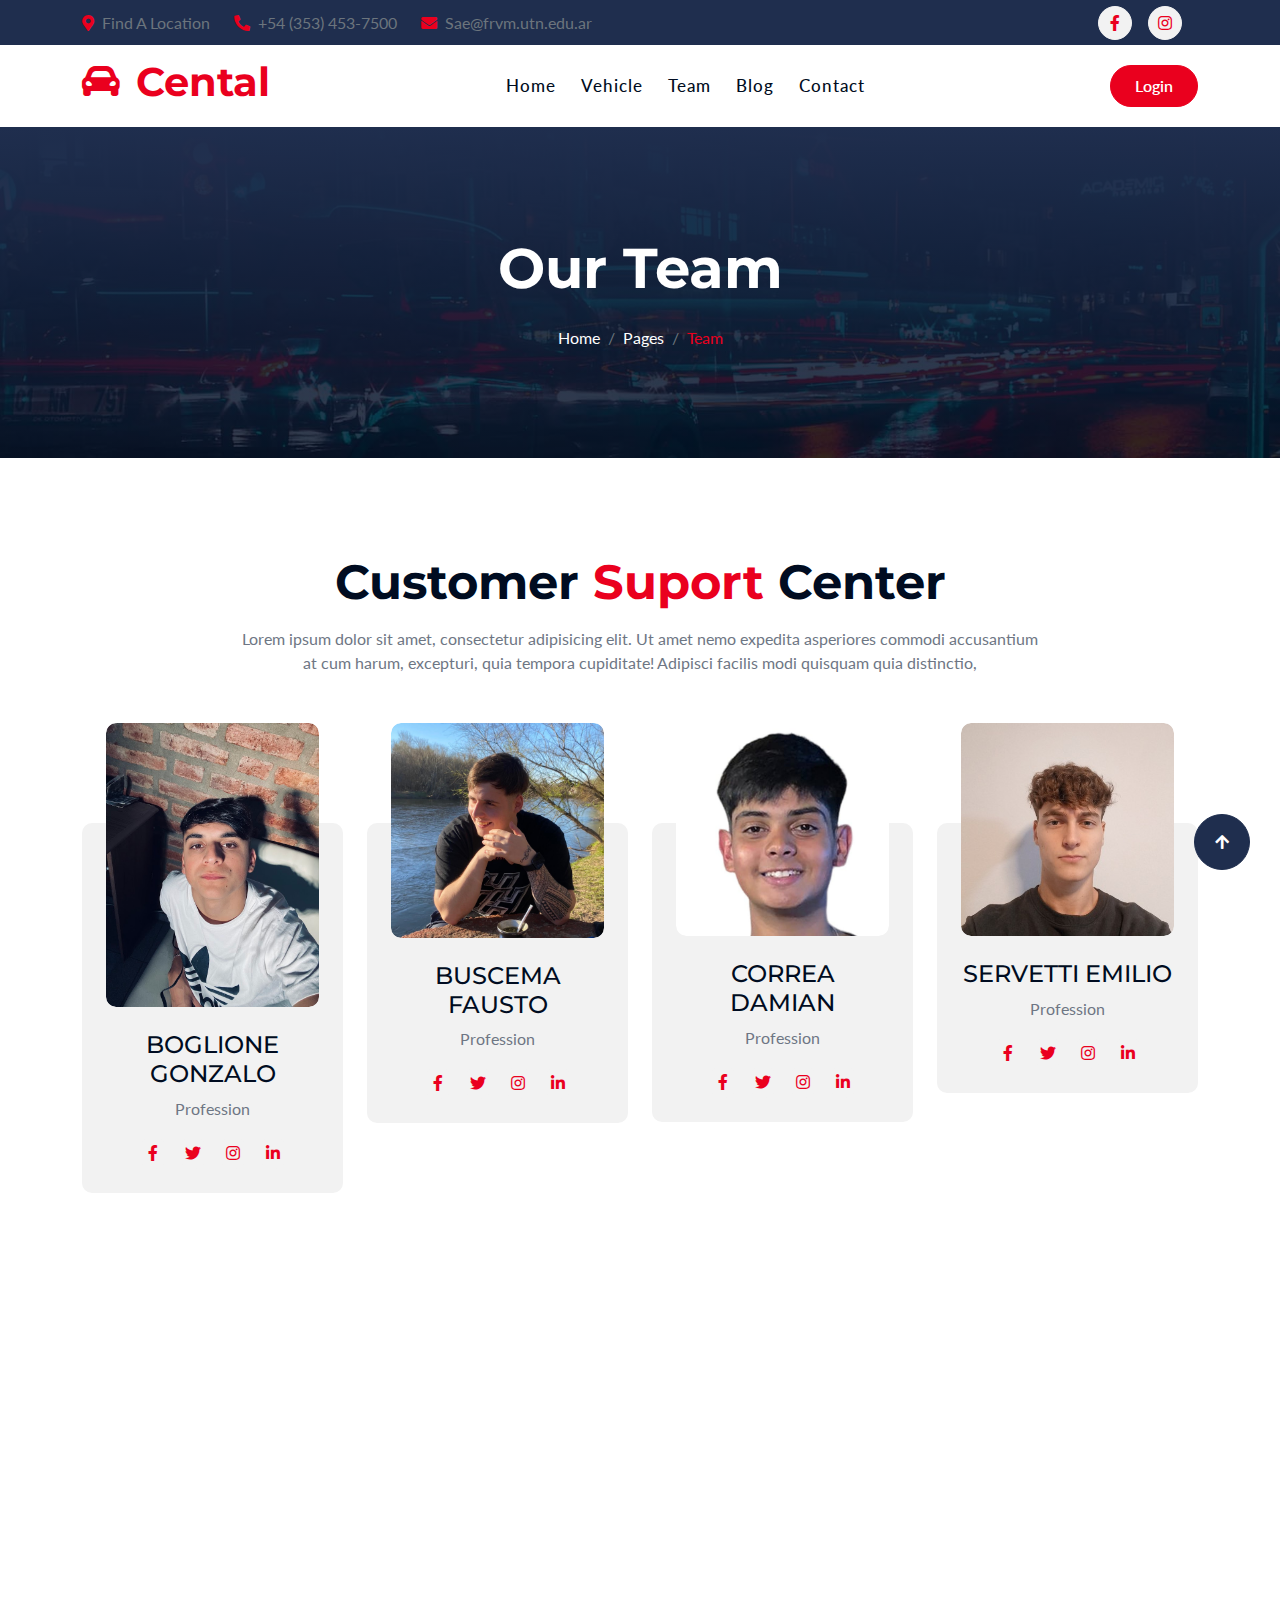
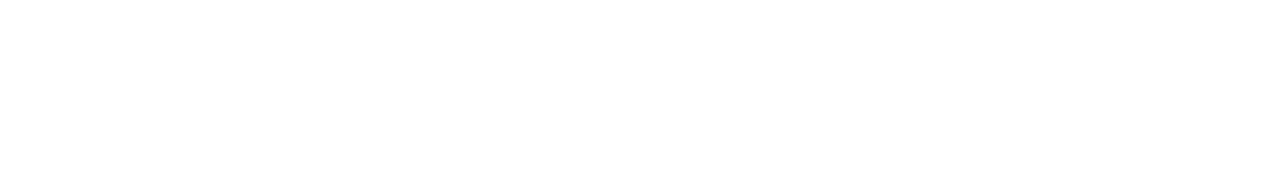
<file: team.html>
<!DOCTYPE html>
<html lang="en">

    <head>
        <meta charset="utf-8">
        <title>Cental - Car Rent Website Template</title>
        <meta content="width=device-width, initial-scale=1.0" name="viewport">
        <meta content="" name="keywords">
        <meta content="" name="description">

        <!-- Google Web Fonts -->
        <link rel="preconnect" href="https://fonts.googleapis.com">
        <link rel="preconnect" href="https://fonts.gstatic.com" crossorigin>
        <link href="https://fonts.googleapis.com/css2?family=Lato:ital,wght@0,400;0,700;0,900;1,400;1,700;1,900&family=Montserrat:ital,wght@0,100..900;1,100..900&display=swap" rel="stylesheet"> 

        <!-- Icon Font Stylesheet -->
        <link rel="stylesheet" href="https://use.fontawesome.com/releases/v5.15.4/css/all.css"/>
        <link href="https://cdn.jsdelivr.net/npm/bootstrap-icons@1.4.1/font/bootstrap-icons.css" rel="stylesheet">

        <!-- Libraries Stylesheet -->
        <link href="lib/animate/animate.min.css" rel="stylesheet">
        <link href="lib/owlcarousel/assets/owl.carousel.min.css" rel="stylesheet">


        <!-- Customized Bootstrap Stylesheet -->
        <link href="css/bootstrap.min.css" rel="stylesheet">

        <!-- Template Stylesheet -->
        <link href="css/style.css" rel="stylesheet">
    </head>

    <body>

        <!-- Spinner Start -->
        <div id="spinner" class="show bg-white position-fixed translate-middle w-100 vh-100 top-50 start-50 d-flex align-items-center justify-content-center">
            <div class="spinner-border text-primary" style="width: 3rem; height: 3rem;" role="status">
                <span class="sr-only">Loading...</span>
            </div>
        </div>
        <!-- Spinner End -->

        <!-- Topbar Start -->
        <div class="container-fluid topbar bg-secondary d-none d-xl-block w-100">
            <div class="container">
                <div class="row gx-0 align-items-center" style="height: 45px;">
                    <div class="col-lg-6 text-center text-lg-start mb-lg-0">
                        <div class="d-flex flex-wrap">
                            <a href="https://www.google.com/maps/place/Universidad+Tecnol%C3%B3gica+Nacional+%E2%80%93+Facultad+Regional+Villa+Mar%C3%ADa+(U.T.N.+%E2%80%93+F.R.V.M.)/@-32.4090802,-63.2191201,17z/data=!4m6!3m5!1s0x95cc429a218978a9:0x6f61dcf603b149d2!8m2!3d-32.4093066!4d-63.2169207!16s%2Fg%2F120qdcfq?entry=ttu&g_ep=EgoyMDI1MTEwNS4wIKXMDSoASAFQAw%3D%3D" class="text-muted me-4"><i class="fas fa-map-marker-alt text-primary me-2"></i>Find A Location</a>
                            <a href="tel:+54 (353) 453-7500" class="text-muted me-4"><i class="fas fa-phone-alt text-primary me-2"></i>+54 (353) 453-7500</a>
                            <a href="mailto:example@gmail.com" class="text-muted me-0"><i class="fas fa-envelope text-primary me-2"></i>Sae@frvm.utn.edu.ar</a>
                        </div>
                    </div>
                    <div class="col-lg-6 text-center text-lg-end">
                        <div class="d-flex align-items-center justify-content-end">
                            <a href="https://www.facebook.com/utnvillamaria/" class="btn btn-light btn-sm-square rounded-circle me-3"><i class="fab fa-facebook-f"></i></a>
                            <a href="https://www.instagram.com/utnvillamaria/" class="btn btn-light btn-sm-square rounded-circle me-3"><i class="fab fa-instagram"></i></a>
                        </div>
                    </div>
                </div>
            </div>
        </div>
        <!-- Topbar End -->

        <!-- Navbar & Hero Start -->
        <div class="container-fluid nav-bar sticky-top px-0 px-lg-4 py-2 py-lg-0">
            <div class="container">
                <nav class="navbar navbar-expand-lg navbar-light">
                    <a href="#" class="navbar-brand p-0">
                        <h1 class="display-6 text-primary"><i class="fas fa-car-alt me-3"></i>Cental</h1>
                    </a>
                    <button class="navbar-toggler" type="button" data-bs-toggle="collapse" data-bs-target="#navbarCollapse">
                        <span class="fa fa-bars"></span>
                    </button>
                    <div class="collapse navbar-collapse" id="navbarCollapse">
                        <div class="navbar-nav mx-auto py-0" id="navbarLinks">
                            <a href="index.html" class="nav-item nav-link">Home</a>
                            <a href="vehicle.html" class="nav-item nav-link">Vehicle</a>
                            <a href="team.html" class="nav-item nav-link">Team</a>
                            <a href="blog.html" class="nav-item nav-link">Blog</a>
                            <a href="contact.html" class="nav-item nav-link">Contact</a>
                           <!-- <a href="rentedcars.html" class="nav-item nav-link">Rented Cars</a> -->
                        </div>
                        <a href="login.html" id="login-header" class="btn btn-primary rounded-pill py-2 px-4">Login</a>
                    </div>
                </nav>
            </div>
        </div>
        <!-- Navbar & Hero End -->

        <!-- Header Start -->
        <div class="container-fluid bg-breadcrumb mb-5">
            <div class="container text-center py-5" style="max-width: 900px;">
                <h4 class="text-white display-4 mb-4 wow fadeInDown" data-wow-delay="0.1s">Our Team</h4>
                <ol class="breadcrumb d-flex justify-content-center mb-0 wow fadeInDown" data-wow-delay="0.3s">
                    <li class="breadcrumb-item"><a href="index.html">Home</a></li>
                    <li class="breadcrumb-item"><a href="#">Pages</a></li>
                    <li class="breadcrumb-item active text-primary">Team</li>
                </ol>    
            </div>
        </div>
        <!-- Header End -->

        <!-- Team Start -->
        <div class="container-fluid team py-5">
            <div class="container">
                <div class="text-center mx-auto pb-5 wow fadeInUp" data-wow-delay="0.1s" style="max-width: 800px;">
                    <h1 class="display-5 text-capitalize mb-3">Customer<span class="text-primary"> Suport</span> Center</h1>
                    <p class="mb-0">Lorem ipsum dolor sit amet, consectetur adipisicing elit. Ut amet nemo expedita asperiores commodi accusantium at cum harum, excepturi, quia tempora cupiditate! Adipisci facilis modi quisquam quia distinctio,
                    </p>
                </div>
                <div class="row g-4">
                    <div class="col-md-6 col-lg-6 col-xl-3 wow fadeInUp" data-wow-delay="0.1s">
                        <div class="team-item p-4 pt-0">
                            <div class="team-img">
                                <img src="img/Pity.jpg" class="img-fluid rounded w-100" alt="Image">
                            </div>
                            <div class="team-content pt-4">
                                <h4>BOGLIONE GONZALO</h4>
                                <p>Profession</p>
                                <div class="team-icon d-flex justify-content-center">
                                    <a class="btn btn-square btn-light rounded-circle mx-1" href="https://www.facebook.com/gonzalo.boglione.1" target="_blank"><i class="fab fa-facebook-f"></i></a>
                                    <a class="btn btn-square btn-light rounded-circle mx-1" href="https://x.com/gonziboglione?s=11" target="_blank"><i class="fab fa-twitter"></i></a>
                                    <a class="btn btn-square btn-light rounded-circle mx-1" href="https://www.instagram.com/gonzaloboglione_/" target="_blank"><i class="fab fa-instagram"></i></a>
                                    <a class="btn btn-square btn-light rounded-circle mx-1" href="https://ar.linkedin.com/in/gonza-boglione-37b12632b" target="_blank"><i class="fab fa-linkedin-in"></i></a>
                                </div>
                            </div>
                        </div>
                    </div>
                    <div class="col-md-6 col-lg-6 col-xl-3 wow fadeInUp" data-wow-delay="0.3s">
                        <div class="team-item p-4 pt-0">
                            <div class="team-img">
                                <img src="img/fausto.jpg" class="img-fluid rounded w-100" alt="Image">
                            </div>
                            <div class="team-content pt-4">
                                <h4>BUSCEMA FAUSTO</h4>
                                <p>Profession</p>
                                <div class="team-icon d-flex justify-content-center">
                                    <a class="btn btn-square btn-light rounded-circle mx-1" href=""><i class="fab fa-facebook-f"></i></a>
                                    <a class="btn btn-square btn-light rounded-circle mx-1" href=""><i class="fab fa-twitter"></i></a>
                                    <a class="btn btn-square btn-light rounded-circle mx-1" href="https://www.instagram.com/faustovisconti?igsh=czZ3bXBiZmR1cWls&utm_source=qr" target="_blank"><i class="fab fa-instagram"></i></a>
                                    <a class="btn btn-square btn-light rounded-circle mx-1" href="https://www.linkedin.com/in/fausto-julian-buscema-visconti-74173137a?utm_source=share&utm_campaign=share_via&utm_content=profile&utm_medium=ios_app" target="_blank"><i class="fab fa-linkedin-in"></i></a>
                                </div>
                            </div>
                        </div>
                    </div>
                    <div class="col-md-6 col-lg-6 col-xl-3 wow fadeInUp" data-wow-delay="0.5s">
                        <div class="team-item p-4 pt-0">
                            <div class="team-img">
                                <img src="img/damian.jpg" class="img-fluid rounded w-100" alt="Image">
                            </div>
                            <div class="team-content pt-4">
                                <h4>CORREA DAMIAN</h4>
                                <p>Profession</p>
                                <div class="team-icon d-flex justify-content-center">
                                    <a class="btn btn-square btn-light rounded-circle mx-1" href="https://www.facebook.com/damian.correa.94402" target="_blank"><i class="fab fa-facebook-f"></i></a>
                                    <a class="btn btn-square btn-light rounded-circle mx-1" href="https://x.com/d_correa96?t=LV-JXv5_0CsFKHVf8JMbxw&s=08" target="_blank"><i class="fab fa-twitter"></i></a>
                                    <a class="btn btn-square btn-light rounded-circle mx-1" href="https://www.instagram.com/damian_correa96/" target="_blank"><i class="fab fa-instagram"></i></a>
                                    <a class="btn btn-square btn-light rounded-circle mx-1" href="https://www.linkedin.com/in/dami%C3%A1n-correa-341482391/" target="_blank"><i class="fab fa-linkedin-in"></i></a>
                                </div>
                            </div>
                        </div>
                    </div>
                    <div class="col-md-6 col-lg-6 col-xl-3 wow fadeInUp" data-wow-delay="0.7s">
                        <div class="team-item p-4 pt-0">
                            <div class="team-img">
                                <img src="img/Emilio.jpg" class="img-fluid rounded w-100" alt="Image">
                            </div>
                            <div class="team-content pt-4">
                                <h4>SERVETTI EMILIO</h4>
                                <p>Profession</p>
                                <div class="team-icon d-flex justify-content-center">
                                    <a class="btn btn-square btn-light rounded-circle mx-1" href="https://www.facebook.com/emilio.servetti.3" target="_blank"><i class="fab fa-facebook-f"></i></a>
                                    <a class="btn btn-square btn-light rounded-circle mx-1" href=""><i class="fab fa-twitter"></i></a>
                                    <a class="btn btn-square btn-light rounded-circle mx-1" href="https://www.instagram.com/emi_servetti/"><i class="fab fa-instagram"></i></a>
                                    <a class="btn btn-square btn-light rounded-circle mx-1" href="https://www.linkedin.com/in/emilio-servetti-programming/" target="_blank"><i class="fab fa-linkedin-in"></i></a>
                                </div>
                            </div>
                        </div>
                    </div>
                </div>
            </div>
        </div>
        <!-- Team End -->

        <!-- Footer Start -->
        <div class="container-fluid footer py-5 mt-5 wow fadeIn" data-wow-delay="0.2s">
            <div class="container py-5">
                <div class="row g-5">
                    <div class="col-md-6 col-lg-6 col-xl-3">
                        <div class="footer-item d-flex flex-column">
                            <div class="position-relative">
                                <input class="form-control rounded-pill w-100 py-3 ps-4 pe-5" type="text" placeholder="Enter your email">
                                <button type="button" class="btn btn-secondary rounded-pill position-absolute top-0 end-0 py-2 mt-2 me-2">Subscribe</button>
                            </div>
                        </div>
                    </div>
                    <div class="col-md-6 col-lg-6 col-xl-3">
                        <div class="footer-item d-flex flex-column">
                            <h4 class="text-white mb-4">Quick Links</h4>
                            <a href="#"><i class="fas fa-angle-right me-2"></i> Cars</a>
                            <a href="#"><i class="fas fa-angle-right me-2"></i> Car Types</a>
                            <a href="#"><i class="fas fa-angle-right me-2"></i> Team</a>
                            <a href="#"><i class="fas fa-angle-right me-2"></i> Contact us</a>
                            <a href="#"><i class="fas fa-angle-right me-2"></i> Terms & Conditions</a>
                        </div>
                    </div>
                    <div class="col-md-6 col-lg-6 col-xl-3">
                        <div class="footer-item d-flex flex-column">
                            <h4 class="text-white mb-4">Business Hours</h4>
                            <div class="mb-3">
                                <h6 class="text-muted mb-0">Mon - Friday:</h6>
                                <p class="text-white mb-0">08.00 am to 10.00 pm</p>
                            </div>
                            <div class="mb-3">
                                <h6 class="text-muted mb-0">Saturday:</h6>
                                <p class="text-white mb-0">10.00 am to 05.00 pm</p>
                            </div>
                            <div class="mb-3">
                                <h6 class="text-muted mb-0">Vacation:</h6>
                                <p class="text-white mb-0">All Sunday is our vacation</p>
                            </div>
                        </div>
                    </div>
                    <div class="col-md-6 col-lg-6 col-xl-3">
                        <div class="footer-item d-flex flex-column">
                            <h4 class="text-white mb-4">Contact Info</h4>
                            <a href="https://www.google.com/maps/place/Universidad+Tecnol%C3%B3gica+Nacional+%E2%80%93+Facultad+Regional+Villa+Mar%C3%ADa+(U.T.N.+%E2%80%93+F.R.V.M.)/@-32.4090802,-63.2191201,17z/data=!4m6!3m5!1s0x95cc429a218978a9:0x6f61dcf603b149d2!8m2!3d-32.4093066!4d-63.2169207!16s%2Fg%2F120qdcfq?entry=ttu&g_ep=EgoyMDI1MTEwNS4wIKXMDSoASAFQAw%3D%3D"><i class="fa fa-map-marker-alt me-2"></i> University Avenue 450 Villa María Córdoba, Argentina</a>
                            <a href="https://mail.google.com/mail/u/0/?tab=rm&ogbl#search/sae%40frvm.utn.edu.ar?compose=new"><i class="fas fa-envelope me-2"></i> Sae@frvm.utn.edu.ar</a>
                            <a href="tel:+54 (353) 453-7500"><i class="fas fa-phone me-2"></i> +54 (353) 453-7500</a>
                            <a href="tel:+012 345 67890" class="mb-3"><i class="fas fa-print me-2"></i> 453-5498</a>
                            <div class="d-flex">
                                <a class="btn btn-secondary btn-md-square rounded-circle me-3" href="https://www.facebook.com/utnvillamaria/" target="_blank"><i class="fab fa-facebook-f text-white"></i></a>
                                <a class="btn btn-secondary btn-md-square rounded-circle me-3" href="https://www.instagram.com/utnvillamaria/"><i class="fab fa-instagram text-white"></i></a>
                            </div>
                        </div>
                    </div>
                </div>
            </div>
        </div>
        <!-- Footer End -->
         
        <!-- Back to Top -->
        <a href="#" class="btn btn-secondary btn-lg-square rounded-circle back-to-top"><i class="fa fa-arrow-up"></i></a>   

        
    <!-- JavaScript Libraries -->
    <script src="https://ajax.googleapis.com/ajax/libs/jquery/3.6.4/jquery.min.js"></script>
    <script src="https://cdn.jsdelivr.net/npm/bootstrap@5.0.0/dist/js/bootstrap.bundle.min.js"></script>
    <script src="lib/wow/wow.min.js"></script>
    <script src="lib/easing/easing.min.js"></script>
    <script src="lib/waypoints/waypoints.min.js"></script>
    <script src="lib/owlcarousel/owl.carousel.min.js"></script>
    

    <!-- Template Javascript -->
    <script src="js/main.js"></script>
    </body>

</html>
</file>
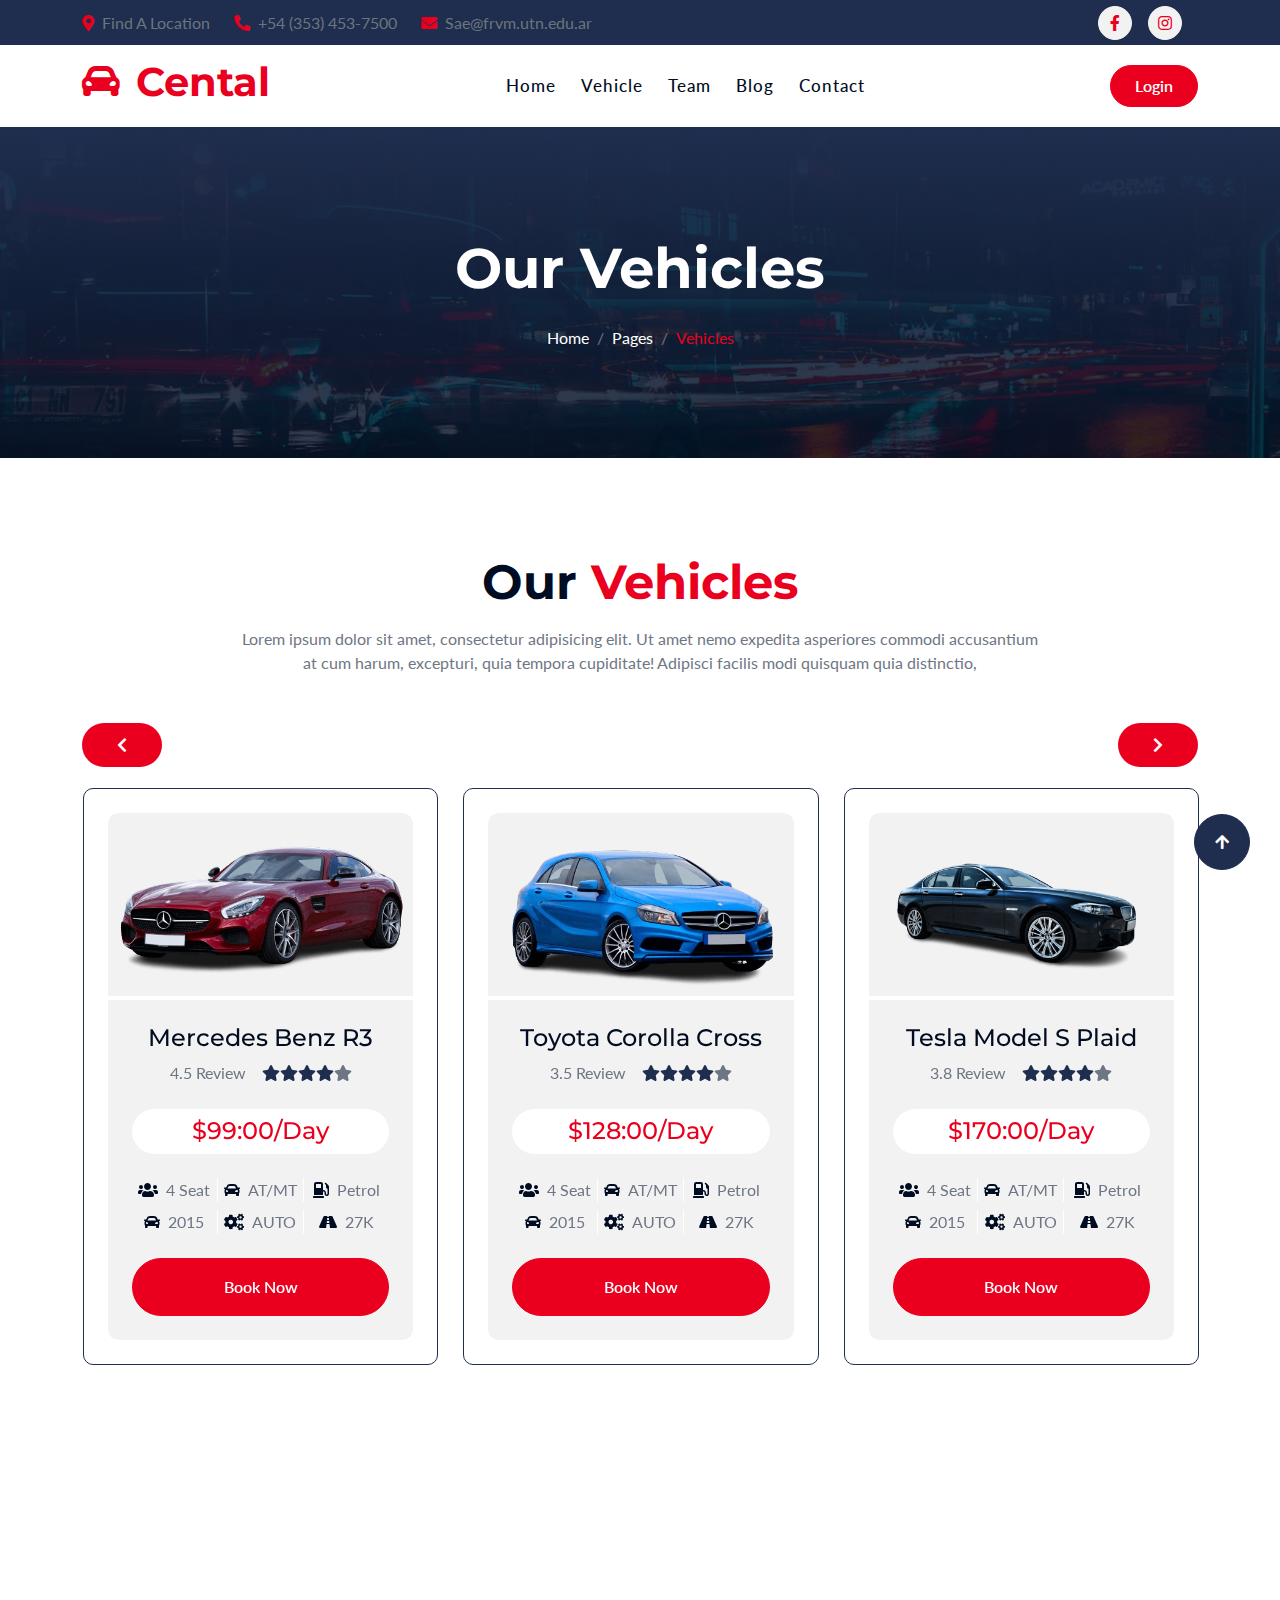
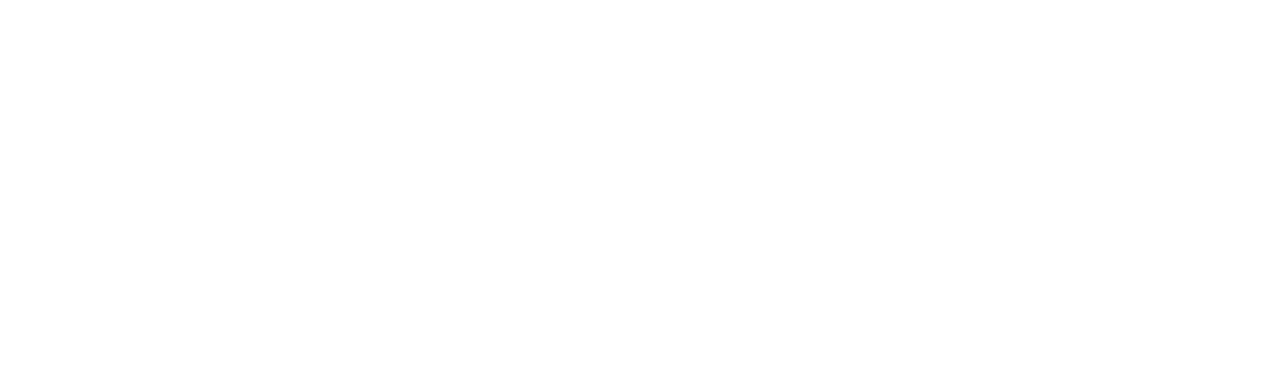
<file: vehicle.html>
<!DOCTYPE html>
<html lang="en">

    <head>
        <meta charset="utf-8">
        <title>Cental - Car Rent Website Template</title>
        <meta content="width=device-width, initial-scale=1.0" name="viewport">
        <meta content="" name="keywords">
        <meta content="" name="description">

        <!-- Google Web Fonts -->
        <link rel="preconnect" href="https://fonts.googleapis.com">
        <link rel="preconnect" href="https://fonts.gstatic.com" crossorigin>
        <link href="https://fonts.googleapis.com/css2?family=Lato:ital,wght@0,400;0,700;0,900;1,400;1,700;1,900&family=Montserrat:ital,wght@0,100..900;1,100..900&display=swap" rel="stylesheet"> 

        <!-- Icon Font Stylesheet -->
        <link rel="stylesheet" href="https://use.fontawesome.com/releases/v5.15.4/css/all.css"/>
        <link href="https://cdn.jsdelivr.net/npm/bootstrap-icons@1.4.1/font/bootstrap-icons.css" rel="stylesheet">

        <!-- Libraries Stylesheet -->
        <link href="lib/animate/animate.min.css" rel="stylesheet">
        <link href="lib/owlcarousel/assets/owl.carousel.min.css" rel="stylesheet">


        <!-- Customized Bootstrap Stylesheet -->
        <link href="css/bootstrap.min.css" rel="stylesheet">

        <!-- Template Stylesheet -->
        <link href="css/style.css" rel="stylesheet">
    </head>

    <body>

        <!-- Spinner Start -->
        <div id="spinner" class="show bg-white position-fixed translate-middle w-100 vh-100 top-50 start-50 d-flex align-items-center justify-content-center">
            <div class="spinner-border text-primary" style="width: 3rem; height: 3rem;" role="status">
                <span class="sr-only">Loading...</span>
            </div>
        </div>
        <!-- Spinner End -->

        <!-- Topbar Start -->
        <div class="container-fluid topbar bg-secondary d-none d-xl-block w-100">
            <div class="container">
                <div class="row gx-0 align-items-center" style="height: 45px;">
                    <div class="col-lg-6 text-center text-lg-start mb-lg-0">
                        <div class="d-flex flex-wrap">
                            <a href="https://www.google.com/maps/place/Universidad+Tecnol%C3%B3gica+Nacional+%E2%80%93+Facultad+Regional+Villa+Mar%C3%ADa+(U.T.N.+%E2%80%93+F.R.V.M.)/@-32.4090802,-63.2191201,17z/data=!4m6!3m5!1s0x95cc429a218978a9:0x6f61dcf603b149d2!8m2!3d-32.4093066!4d-63.2169207!16s%2Fg%2F120qdcfq?entry=ttu&g_ep=EgoyMDI1MTEwNS4wIKXMDSoASAFQAw%3D%3D" class="text-muted me-4"><i class="fas fa-map-marker-alt text-primary me-2"></i>Find A Location</a>
                            <a href="tel:+54 (353) 453-7500" class="text-muted me-4"><i class="fas fa-phone-alt text-primary me-2"></i>+54 (353) 453-7500</a>
                            <a href="mailto:example@gmail.com" class="text-muted me-0"><i class="fas fa-envelope text-primary me-2"></i>Sae@frvm.utn.edu.ar</a>
                        </div>
                    </div>
                    <div class="col-lg-6 text-center text-lg-end">
                        <div class="d-flex align-items-center justify-content-end">
                            <a href="https://www.facebook.com/utnvillamaria/" class="btn btn-light btn-sm-square rounded-circle me-3"><i class="fab fa-facebook-f"></i></a>
                            <a href="https://www.instagram.com/utnvillamaria/" class="btn btn-light btn-sm-square rounded-circle me-3"><i class="fab fa-instagram"></i></a>
                        </div>
                    </div>
                </div>
            </div>
        </div>
        <!-- Topbar End -->

        <!-- Navbar & Hero Start -->
        <div class="container-fluid nav-bar sticky-top px-0 px-lg-4 py-2 py-lg-0">
            <div class="container">
                <nav class="navbar navbar-expand-lg navbar-light">
                    <a href="#" class="navbar-brand p-0">
                        <h1 class="display-6 text-primary"><i class="fas fa-car-alt me-3"></i>Cental</h1>
                    </a>
                    <button class="navbar-toggler" type="button" data-bs-toggle="collapse" data-bs-target="#navbarCollapse">
                        <span class="fa fa-bars"></span>
                    </button>
                    <div class="collapse navbar-collapse" id="navbarCollapse">
                        <div class="navbar-nav mx-auto py-0" id="navbarLinks">
                            <a href="index.html" class="nav-item nav-link">Home</a>
                            <a href="vehicle.html" class="nav-item nav-link">Vehicle</a>
                            <a href="team.html" class="nav-item nav-link">Team</a>
                            <a href="blog.html" class="nav-item nav-link">Blog</a>
                            <a href="contact.html" class="nav-item nav-link">Contact</a>
                            <!-- <a href="rentedcars.html" class="nav-item nav-link">Rented Cars</a> -->
                        </div>
                        <a href="login.html" id="login-header" class="btn btn-primary rounded-pill py-2 px-4">Login</a>
                    </div>
                </nav>
            </div>
        </div>
        <!-- Navbar & Hero End -->

        <!-- Header Start -->
        <div class="container-fluid bg-breadcrumb mb-5">
            <div class="container text-center py-5" style="max-width: 900px;">
                <h4 class="text-white display-4 mb-4 wow fadeInDown" data-wow-delay="0.1s">Our Vehicles</h4>
                <ol class="breadcrumb d-flex justify-content-center mb-0 wow fadeInDown" data-wow-delay="0.3s">
                    <li class="breadcrumb-item"><a href="index.html">Home</a></li>
                    <li class="breadcrumb-item"><a href="#">Pages</a></li>
                    <li class="breadcrumb-item active text-primary">Vehicles</li>
                </ol>    
            </div>
        </div>
        <!-- Header End -->

        <!-- Car categories Start -->
        <div class="container-fluid categories py-5">
            <div class="container">
                <div class="text-center mx-auto pb-5 wow fadeInUp" data-wow-delay="0.1s" style="max-width: 800px;">
                    <h1 class="display-5 text-capitalize mb-3">Our <span class="text-primary">Vehicles</span></h1>
                    <p class="mb-0">Lorem ipsum dolor sit amet, consectetur adipisicing elit. Ut amet nemo expedita asperiores commodi accusantium at cum harum, excepturi, quia tempora cupiditate! Adipisci facilis modi quisquam quia distinctio,
                    </p>
                </div>
                <div class="categories-carousel owl-carousel wow fadeInUp" data-wow-delay="0.1s">
                    <div class="categories-item p-4">
                        <div class="categories-item-inner">
                            <div class="categories-img rounded-top">
                                <img src="img/car-1.png" class="img-fluid w-100 rounded-top" alt="">
                            </div>
                            <div class="categories-content rounded-bottom p-4">
                                <h4>Mercedes Benz R3</h4>
                                <div class="categories-review mb-4">
                                    <div class="me-3">4.5 Review</div>
                                    <div class="d-flex justify-content-center text-secondary">
                                        <i class="fas fa-star"></i>
                                        <i class="fas fa-star"></i>
                                        <i class="fas fa-star"></i>
                                        <i class="fas fa-star"></i>
                                        <i class="fas fa-star text-body"></i>
                                    </div>
                                </div>
                                <div class="mb-4">
                                    <h4 class="bg-white text-primary rounded-pill py-2 px-4 mb-0">$99:00/Day</h4>
                                </div>
                                <div class="row gy-2 gx-0 text-center mb-4">
                                    <div class="col-4 border-end border-white">
                                        <i class="fa fa-users text-dark"></i> <span class="text-body ms-1">4 Seat</span>
                                    </div>
                                    <div class="col-4 border-end border-white">
                                        <i class="fa fa-car text-dark"></i> <span class="text-body ms-1">AT/MT</span>
                                    </div>
                                    <div class="col-4">
                                        <i class="fa fa-gas-pump text-dark"></i> <span class="text-body ms-1">Petrol</span>
                                    </div>
                                    <div class="col-4 border-end border-white">
                                        <i class="fa fa-car text-dark"></i> <span class="text-body ms-1">2015</span>
                                    </div>
                                    <div class="col-4 border-end border-white">
                                        <i class="fa fa-cogs text-dark"></i> <span class="text-body ms-1">AUTO</span>
                                    </div>
                                    <div class="col-4">
                                        <i class="fa fa-road text-dark"></i> <span class="text-body ms-1">27K</span>
                                    </div>
                                </div>
                                <a href="#" class="btn btn-primary rounded-pill d-flex justify-content-center py-3">Book Now</a>
                            </div>
                        </div>
                    </div>
                    <div class="categories-item p-4">
                        <div class="categories-item-inner">
                            <div class="categories-img rounded-top">
                                <img src="img/car-2.png" class="img-fluid w-100 rounded-top" alt="">
                            </div>
                            <div class="categories-content rounded-bottom p-4">
                                <h4>Toyota Corolla Cross</h4>
                                <div class="categories-review mb-4">
                                    <div class="me-3">3.5 Review</div>
                                    <div class="d-flex justify-content-center text-secondary">
                                        <i class="fas fa-star"></i>
                                        <i class="fas fa-star"></i>
                                        <i class="fas fa-star"></i>
                                        <i class="fas fa-star"></i>
                                        <i class="fas fa-star text-body"></i>
                                    </div>
                                </div>
                                <div class="mb-4">
                                    <h4 class="bg-white text-primary rounded-pill py-2 px-4 mb-0">$128:00/Day</h4>
                                </div>
                                <div class="row gy-2 gx-0 text-center mb-4">
                                    <div class="col-4 border-end border-white">
                                        <i class="fa fa-users text-dark"></i> <span class="text-body ms-1">4 Seat</span>
                                    </div>
                                    <div class="col-4 border-end border-white">
                                        <i class="fa fa-car text-dark"></i> <span class="text-body ms-1">AT/MT</span>
                                    </div>
                                    <div class="col-4">
                                        <i class="fa fa-gas-pump text-dark"></i> <span class="text-body ms-1">Petrol</span>
                                    </div>
                                    <div class="col-4 border-end border-white">
                                        <i class="fa fa-car text-dark"></i> <span class="text-body ms-1">2015</span>
                                    </div>
                                    <div class="col-4 border-end border-white">
                                        <i class="fa fa-cogs text-dark"></i> <span class="text-body ms-1">AUTO</span>
                                    </div>
                                    <div class="col-4">
                                        <i class="fa fa-road text-dark"></i> <span class="text-body ms-1">27K</span>
                                    </div>
                                </div>
                                <a href="#" class="btn btn-primary rounded-pill d-flex justify-content-center py-3">Book Now</a>
                            </div>
                        </div>
                    </div>
                    <div class="categories-item p-4">
                        <div class="categories-item-inner">
                            <div class="categories-img rounded-top">
                                <img src="img/car-3.png" class="img-fluid w-100 rounded-top" alt="">
                            </div>
                            <div class="categories-content rounded-bottom p-4">
                                <h4>Tesla Model S Plaid</h4>
                                <div class="categories-review mb-4">
                                    <div class="me-3">3.8 Review</div>
                                    <div class="d-flex justify-content-center text-secondary">
                                        <i class="fas fa-star"></i>
                                        <i class="fas fa-star"></i>
                                        <i class="fas fa-star"></i>
                                        <i class="fas fa-star"></i>
                                        <i class="fas fa-star text-body"></i>
                                    </div>
                                </div>
                                <div class="mb-4">
                                    <h4 class="bg-white text-primary rounded-pill py-2 px-4 mb-0">$170:00/Day</h4>
                                </div>
                                <div class="row gy-2 gx-0 text-center mb-4">
                                    <div class="col-4 border-end border-white">
                                        <i class="fa fa-users text-dark"></i> <span class="text-body ms-1">4 Seat</span>
                                    </div>
                                    <div class="col-4 border-end border-white">
                                        <i class="fa fa-car text-dark"></i> <span class="text-body ms-1">AT/MT</span>
                                    </div>
                                    <div class="col-4">
                                        <i class="fa fa-gas-pump text-dark"></i> <span class="text-body ms-1">Petrol</span>
                                    </div>
                                    <div class="col-4 border-end border-white">
                                        <i class="fa fa-car text-dark"></i> <span class="text-body ms-1">2015</span>
                                    </div>
                                    <div class="col-4 border-end border-white">
                                        <i class="fa fa-cogs text-dark"></i> <span class="text-body ms-1">AUTO</span>
                                    </div>
                                    <div class="col-4">
                                        <i class="fa fa-road text-dark"></i> <span class="text-body ms-1">27K</span>
                                    </div>
                                </div>
                                <a href="#" class="btn btn-primary rounded-pill d-flex justify-content-center py-3">Book Now</a>
                            </div>
                        </div>
                    </div>
                    <div class="categories-item p-4">
                        <div class="categories-item-inner">
                            <div class="categories-img rounded-top">
                                <img src="img/car-4.png" class="img-fluid w-100 rounded-top" alt="">
                            </div>
                            <div class="categories-content rounded-bottom p-4">
                                <h4>Hyundai Kona Electric</h4>
                                <div class="categories-review mb-4">
                                    <div class="me-3">4.8 Review</div>
                                    <div class="d-flex justify-content-center text-secondary">
                                        <i class="fas fa-star"></i>
                                        <i class="fas fa-star"></i>
                                        <i class="fas fa-star"></i>
                                        <i class="fas fa-star"></i>
                                        <i class="fas fa-star"></i>
                                    </div>
                                </div>
                                <div class="mb-4">
                                    <h4 class="bg-white text-primary rounded-pill py-2 px-4 mb-0">$187:00/Day</h4>
                                </div>
                                <div class="row gy-2 gx-0 text-center mb-4">
                                    <div class="col-4 border-end border-white">
                                        <i class="fa fa-users text-dark"></i> <span class="text-body ms-1">4 Seat</span>
                                    </div>
                                    <div class="col-4 border-end border-white">
                                        <i class="fa fa-car text-dark"></i> <span class="text-body ms-1">AT/MT</span>
                                    </div>
                                    <div class="col-4">
                                        <i class="fa fa-gas-pump text-dark"></i> <span class="text-body ms-1">Petrol</span>
                                    </div>
                                    <div class="col-4 border-end border-white">
                                        <i class="fa fa-car text-dark"></i> <span class="text-body ms-1">2015</span>
                                    </div>
                                    <div class="col-4 border-end border-white">
                                        <i class="fa fa-cogs text-dark"></i> <span class="text-body ms-1">AUTO</span>
                                    </div>
                                    <div class="col-4">
                                        <i class="fa fa-road text-dark"></i> <span class="text-body ms-1">27K</span>
                                    </div>
                                </div>
                                <a href="#" class="btn btn-primary rounded-pill d-flex justify-content-center py-3">Book Now</a>
                            </div>
                        </div>
                    </div>
                </div>
            </div>
        </div>
        <!-- Car categories End -->

        <!-- Footer Start -->
        <div class="container-fluid footer py-5 mt-5 wow fadeIn" data-wow-delay="0.2s">
            <div class="container py-5">
                <div class="row g-5">
                    <div class="col-md-6 col-lg-6 col-xl-3">
                        <div class="footer-item d-flex flex-column">
                            <div class="position-relative">
                                <input class="form-control rounded-pill w-100 py-3 ps-4 pe-5" type="text" placeholder="Enter your email">
                                <button type="button" class="btn btn-secondary rounded-pill position-absolute top-0 end-0 py-2 mt-2 me-2">Subscribe</button>
                            </div>
                        </div>
                    </div>
                    <div class="col-md-6 col-lg-6 col-xl-3">
                        <div class="footer-item d-flex flex-column">
                            <h4 class="text-white mb-4">Quick Links</h4>
                            <a href="#"><i class="fas fa-angle-right me-2"></i> Cars</a>
                            <a href="#"><i class="fas fa-angle-right me-2"></i> Car Types</a>
                            <a href="#"><i class="fas fa-angle-right me-2"></i> Team</a>
                            <a href="#"><i class="fas fa-angle-right me-2"></i> Contact us</a>
                            <a href="#"><i class="fas fa-angle-right me-2"></i> Terms & Conditions</a>
                        </div>
                    </div>
                    <div class="col-md-6 col-lg-6 col-xl-3">
                        <div class="footer-item d-flex flex-column">
                            <h4 class="text-white mb-4">Business Hours</h4>
                            <div class="mb-3">
                                <h6 class="text-muted mb-0">Mon - Friday:</h6>
                                <p class="text-white mb-0">08.00 am to 10.00 pm</p>
                            </div>
                            <div class="mb-3">
                                <h6 class="text-muted mb-0">Saturday:</h6>
                                <p class="text-white mb-0">10.00 am to 05.00 pm</p>
                            </div>
                            <div class="mb-3">
                                <h6 class="text-muted mb-0">Vacation:</h6>
                                <p class="text-white mb-0">All Sunday is our vacation</p>
                            </div>
                        </div>
                    </div>
                    <div class="col-md-6 col-lg-6 col-xl-3">
                        <div class="footer-item d-flex flex-column">
                            <h4 class="text-white mb-4">Contact Info</h4>
                            <a href="https://www.google.com/maps/place/Universidad+Tecnol%C3%B3gica+Nacional+%E2%80%93+Facultad+Regional+Villa+Mar%C3%ADa+(U.T.N.+%E2%80%93+F.R.V.M.)/@-32.4090802,-63.2191201,17z/data=!4m6!3m5!1s0x95cc429a218978a9:0x6f61dcf603b149d2!8m2!3d-32.4093066!4d-63.2169207!16s%2Fg%2F120qdcfq?entry=ttu&g_ep=EgoyMDI1MTEwNS4wIKXMDSoASAFQAw%3D%3D"><i class="fa fa-map-marker-alt me-2"></i> University Avenue 450 Villa María Córdoba, Argentina</a>
                            <a href="https://mail.google.com/mail/u/0/?tab=rm&ogbl#search/sae%40frvm.utn.edu.ar?compose=new"><i class="fas fa-envelope me-2"></i> Sae@frvm.utn.edu.ar</a>
                            <a href="tel:+012 345 67890"><i class="fas fa-phone me-2"></i> +54 (353) 453-7500</a>
                            <a href="tel:+012 345 67890" class="mb-3"><i class="fas fa-print me-2"></i> 453-5498</a>
                            <div class="d-flex">
                                <a class="btn btn-secondary btn-md-square rounded-circle me-3" href="https://www.facebook.com/utnvillamaria/" target="_blank"><i class="fab fa-facebook-f text-white"></i></a>
                                <a class="btn btn-secondary btn-md-square rounded-circle me-3" href="https://www.instagram.com/utnvillamaria/"><i class="fab fa-instagram text-white"></i></a>
                            </div>
                        </div>
                    </div>
                </div>
            </div>
        </div>
        <!-- Footer End -->
        
       <!-- Back to Top -->
        <a href="#" class="btn btn-secondary btn-lg-square rounded-circle back-to-top"><i class="fa fa-arrow-up"></i></a>   

        
    <!-- JavaScript Libraries -->
    <script src="https://ajax.googleapis.com/ajax/libs/jquery/3.6.4/jquery.min.js"></script>
    <script src="https://cdn.jsdelivr.net/npm/bootstrap@5.0.0/dist/js/bootstrap.bundle.min.js"></script>
    <script src="lib/wow/wow.min.js"></script>
    <script src="lib/easing/easing.min.js"></script>
    <script src="lib/waypoints/waypoints.min.js"></script>
    <script src="lib/owlcarousel/owl.carousel.min.js"></script>
    

    <!-- Template Javascript -->
    <script src="js/main.js"></script>
    </body>

</html>
</file>
<file: css/style.css>
/*** Spinner Start ***/
/*** Spinner ***/
#spinner {
    opacity: 0;
    visibility: hidden;
    transition: opacity .5s ease-out, visibility 0s linear .5s;
    z-index: 99999;
}

#spinner.show {
    transition: opacity .5s ease-out, visibility 0s linear 0s;
    visibility: visible;
    opacity: 1;
}
/*** Spinner End ***/

.back-to-top {
    position: fixed;
    right: 30px;
    bottom: 30px;
    transition: 0.5s;
    z-index: 99;
}

/*** Button Start ***/
.btn {
    font-weight: 600;
    transition: .5s;
}

.btn-square {
    width: 32px;
    height: 32px;
}

.btn-sm-square {
    width: 34px;
    height: 34px;
}

.btn-md-square {
    width: 44px;
    height: 44px;
}

.btn-lg-square {
    width: 56px;
    height: 56px;
}

.btn-xl-square {
    width: 66px;
    height: 66px;
}

.btn-square,
.btn-sm-square,
.btn-md-square,
.btn-lg-square,
.btn-xl-square {
    padding: 0;
    display: flex;
    align-items: center;
    justify-content: center;
    font-weight: normal;
}

.btn.btn-primary {
    color: var(--bs-white);
}

.btn.btn-primary:hover {
    background: var(--bs-secondary);
    border: 1px solid var(--bs-secondary);
}

.btn.btn-secondary {
    color: var(--bs-white);
}

.btn.btn-secondary:hover {
    background: var(--bs-primary);
    border: 1px solid var(--bs-primary);
}

.btn.btn-light {
    color: var(--bs-primary);
}

.btn.btn-light:hover {
    color: var(--bs-white);
    background: var(--bs-primary);
    border: 1px solid var(--bs-primary);
}

/*** Icon Animation Start ***/
@keyframes icon-animat {
    0%  {border-radius: 67% 33% 29% 71% / 39% 46% 54% 61%;}

    25% {border-radius: 69% 31% 19% 81% / 43% 37% 63% 57%;}

    50% {border-radius: 67% 33% 16% 84% / 57% 37% 63% 43%;}

    75% {border-radius: 77% 23% 61% 39% / 36% 61% 39% 64%;}

    100% {border-radius: 67% 33% 29% 71% / 39% 46% 54% 61%;}
}
/*** Icon Animation End ***/


/*** Navbar Start ***/
.nav-bar {
    background: var(--bs-white);
}

.sticky-top {
    transition: 1s;
}

.navbar-light .navbar-nav .nav-link {
    position: relative;
    margin-right: 25px;
    padding: 35px 0;
    letter-spacing: 1px;
    color: var(--bs-dark);
    font-size: 17px;
    font-weight: 500;
    outline: none;
    transition: .5s;
}

.sticky-top .navbar-light .navbar-nav .nav-link {
    padding: 20px 0;
    color: var(--bs-dark);
}

.navbar-light .navbar-nav .nav-link:hover,
.navbar-light .navbar-nav .nav-link.active {
    color: var(--bs-primary);
}

.navbar-light .navbar-brand img {
    max-height: 60px;
    transition: .5s;
}

.sticky-top .navbar-light .navbar-brand img {
    max-height: 50px;
}

.navbar .dropdown-toggle::after {
    border: none;
    content: "\f107";
    font-family: "Font Awesome 5 Free";
    font-weight: 600;
    vertical-align: middle;
    margin-left: 8px;
}

.dropdown .dropdown-menu a:hover {
    background: var(--bs-primary);
    color: var(--bs-white);
}

.navbar .nav-item:hover .dropdown-menu {
    transform: rotateX(0deg);
    visibility: visible;
    margin-top: 8px !important;
    background: var(--bs-light);
    transition: .5s;
    opacity: 1;
}



@media (min-width: 992px) {
    .navbar .nav-item .dropdown-menu {
    display: block;
    visibility: hidden;
    top: 100%;
    transform: rotateX(-75deg);
    transform-origin: 0% 0%;
    border: 0;
    border-radius: 10px;
    margin-top: 8px !important;
    transition: .5s;
    opacity: 0;
    }
}

@media (max-width: 991px) {
    .navbar.navbar-expand-lg .navbar-toggler {
        padding: 8px 15px;
        border: 1px solid var(--bs-primary);
        color: var(--bs-primary);
    }

    .sticky-top .navbar-light .navbar-nav .nav-link {
        padding: 12px 0;
    }
}
/*** Navbar End ***/

/*** Carousel Header Start ***/
.carousel .carousel-item img {
    object-fit: cover;
}

.carousel .carousel-item,
.carousel .carousel-item img {
    height: 700px;
}

.carousel-item .carousel-caption {
    position: absolute;
    width: 100%;
    height: 100%;
    left: 0;
    bottom: 0;
    background: rgba(0, 0, 0, .6);
    display: flex;
    align-items: center;
}

.carousel .carousel-indicators {
    left: 75%;
    top: 50%;
    margin-right: 25%;
    transform: translateY(-50%);
    flex-direction: column;
}

.carousel-indicators [data-bs-target] {
    display: flex;
    width: 15px;
    height: 15px;
    border: 6px solid var(--bs-white);
    border-radius: 15px;
    padding: 0;
    margin-top:10px;
    margin-bottom:10px;
    background-color: var(--bs-secondary);
    opacity: 1;
    transition: 0.5s;
}

.carousel-indicators [data-bs-target].active {
    background-color: var(--bs-primary);
}

@media (max-width: 992px) {
    .carousel-indicators [data-bs-target] {
        display: none;
    }
}
/*** Carousel Header End ***/

/*** Single Page Hero Header Start ***/
.bg-breadcrumb {
    position: relative;
    overflow: hidden;
    background: linear-gradient(rgba(31, 46, 78, 1), rgba(0, 12, 33, 0.8)), url(../img/fact-bg.jpg);
    background-position: center top;
    background-repeat: no-repeat;
    background-size: cover;
    padding: 60px 0 60px 0;
    transition: 0.5s;
}

.bg-breadcrumb .breadcrumb {
    position: relative;
}

.bg-breadcrumb .breadcrumb .breadcrumb-item a {
    color: var(--bs-white);
}
/*** Single Page Hero Header End ***/

/*** About Start ***/
.about .about-item .about-item-inner {
    display: flex;
    flex-direction: column;
    align-items: center;
    justify-content: center;
    text-align: center;
    border-radius: 10px;
    background: var(--bs-light);
    transition: 0.5s;
}

.about .about-item .about-item-inner .about-icon {
    width: 90px; 
    height: 90px; 
    border-radius: 67% 33% 29% 71% / 39% 46% 54% 61%;
    display: flex;
    align-items: center;
    justify-content: center;
    color: var(--bs-secondary);
    background: var(--bs-primary);
    animation-name: icon-animat;
    animation-duration: 5s;
    animation-delay: 1s;
    animation-direction: alternate;
    animation-iteration-count: infinite;
    transition: 0.5s;
}

.about .about-img {
    position: relative;
    overflow: hidden;
    width: 100%;
    height: 100%;
    
}

.about .about-img .img-1 {
    height: 85%;
    margin-right: 50px;
}

.about .about-img .img-2 {
    position: absolute;
    width: 100%; 
    bottom: 0; 
    right: 0;
    padding-left: 50px;
    border-radius: 10px;
}

.about .about-img::after {
    content: "";
    position: absolute;
    width: 10px;
    height: 98%;
    top: 0;
    right: 0;
    border-radius: 10px;
    background: var(--bs-primary);
    z-index: -1;
}

.about .about-item .text-item {
    position: relative;
    padding-left: 25px;
}

.about .about-item .text-item::after {
    content: "";
    position: absolute;
    width: 5px;
    height: 100%;
    top: 0;
    left: 0;
    border-radius: 10px;
    background: var(--bs-secondary);
}
/*** About End ***/

/*** Cars Categories Start ***/
.categories .categories-item {
    position: relative;
    border: 1px solid var(--bs-secondary);
    border-radius: 10px;
    transition: 0.5s;
}

.categories .categories-item:hover {
    border: 1px solid var(--bs-primary);
}

.categories .categories-item .categories-item-inner {
    position: relative;
    overflow: hidden;
    border-radius: 10px;
    transition: 0.5s;
}

.categories .categories-item .categories-item-inner:hover {
    box-shadow: 0 0 50px rgba(234, 0, 30, .3);
}

.categories .categories-item-inner .categories-img {
    background: var(--bs-light);
}

.categories .categories-item-inner .categories-content {
    border-top: 4px solid var(--bs-white);
    text-align: center;
    background: var(--bs-light);
}

.categories .categories-item-inner .categories-review {
    display: flex;
    align-items: center;
    justify-content: center;
}

.categories-carousel .owl-stage-outer {
    margin-top: 65px;
    margin-right: -1px;
}

.categories-carousel .owl-nav .owl-prev,
.categories-carousel .owl-nav .owl-next {
    position: absolute;
    top: -65px;
    padding: 10px 35px;
    color: var(--bs-white);
    background: var(--bs-primary);
    border-radius: 50px;
    transition: 0.5s;
}

.categories-carousel .owl-nav .owl-prev {
    left: 0 !important;
}

.categories-carousel .owl-nav .owl-next {
    right: 0;
}

.categories-carousel .owl-nav .owl-prev:hover,
.categories-carousel .owl-nav .owl-next:hover {
    background: var(--bs-secondary);
    color: var(--bs-white);
}
/*** Cars Categories End ***/


/*** Blog Start ***/
.blog .blog-item {
    border-radius: 10px;
    transition: 0.5s;
}

.blog .blog-item:hover {
    box-shadow: 0 0 45px rgba(0, 0, 0, .2);
}

.blog .blog-item .blog-img {
    position: relative;
    overflow: hidden;
    border-top-left-radius: 10px;
    border-top-right-radius: 10px;
}

.blog .blog-item .blog-img::after {
    content: "";
    position: absolute;
    width: 100%;
    height: 0;
    bottom: 0;
    left: 0;
    background: rgba(255, 255, 255, 0.3);
    transition: 0.5s;
}

.blog .blog-item:hover .blog-img::after {
    height: 100%;
}

.blog .blog-item .blog-img img {
    transition: 0.5s;
}

.blog .blog-item:hover .blog-img img {
    transform: scale(1.2);
}  

.blog .blog-item .blog-content {
    position: relative;
    background: var(--bs-light);
}

.blog .blog-item .blog-content .blog-date {
    position: absolute;
    top: 0; 
    left: 25px; 
    transform: translateY(-50%);
    padding: 12px 25px;
    border-radius: 10px;
    color: var(--bs-white);
    background: var(--bs-primary);
}

.blog .blog-item .blog-content .blog-comment {
    display: flex;
    justify-content: space-between;
}
/*** Blog End ***/

/*** Team Start ***/
.team .team-item {
    position: relative;
    text-align: center;
    border-radius: 10px;
    margin-top: 100px;
    background: var(--bs-light);
    transition: 0.5s;
    z-index: 1;
}

.team .team-item::after {
    content: "";
    position: absolute;
    width: 100%;
    height: 0;
    bottom: 0;
    left: 0;
    border-radius: 10px;
    background: var(--bs-secondary);
    z-index: 2;
    transition: 0.5s;
}

.team .team-item:hover::after {
    height: 100%;
}

.team .team-item .team-content {
    position: relative;
    z-index: 5;
}

.team .team-item .team-content h4,
.team .team-item .team-content p {
    transition: 0.5s;
}

.team .team-item:hover .team-content h4 {
    color: var(--bs-white);
}
.team .team-item:hover .team-content p {
    color: var(--bs-white);
}

.team .team-item .team-img {
    position: relative;
    overflow: hidden;
    top: -100px;
    margin-bottom: -100px;
    border-radius: 10px;
    z-index: 3;
}

.team .team-item .team-img img {
    transition: 0.5s;
}

.team .team-item:hover .team-img img {
    transform: scale(1.1);
}

.team .team-item .team-img::after {
    content: "";
    position: absolute;
    width: 100%;
    height: 0;
    top: 0;
    left: 0;
    border-radius: 10px;
    background: rgba(255, 255, 255, .3);
    z-index: 4;
    transition: 0.5s;
}

.team .team-item:hover .team-img::after {
    height: 100%;
}
/*** Team End ***/

/*** Contact Start ***/
.contact .contact-add-item {
    border-radius: 10px;
    display: flex;
    flex-direction: column;
    align-items: center;
    justify-content: center;
    text-align: center;
    background: var(--bs-light);
}

.contact .contact-add-item .contact-icon {
    width: 90px; 
    height: 90px; 
    border-radius: 67% 33% 29% 71% / 39% 46% 54% 61%;
    display: flex;
    align-items: center;
    justify-content: center;
    color: var(--bs-secondary);
    background: var(--bs-primary);
    animation-name: icon-animat;
    animation-duration: 5s;
    animation-delay: 1s;
    animation-direction: alternate;
    animation-iteration-count: infinite;
    transition: 0.5s;
}

/*** Contact End ***/


/*** Footer Start ***/
.footer {
    background: var(--bs-dark);
}

.footer .footer-item a {
    line-height: 35px;
    color: var(--bs-body);
    transition: 0.5s;
}

.footer .footer-item p {
    line-height: 35px;
}

.footer .footer-item a:hover {
    letter-spacing: 1px;
    color: var(--bs-primary);
}

.footer .footer-item .footer-btn a,
.footer .footer-item .footer-btn a i {
    transition: 0.5s;
}

.footer .footer-item .footer-btn a:hover {
    background: var(--bs-white);
}

.footer .footer-item .footer-btn a:hover i {
    color: var(--bs-primary) !important;
}
/*** Footer End ***/

/*** copyright Start ***/
.copyright {
    border-top: 1px solid rgba(255, 255, 255, 0.08);
    background: var(--bs-dark);
}
/*** copyright end ***/
</file>
<file: css/login.css>
/* login.css - estilos para la página de login */
*{box-sizing:border-box}
html,body{height:100%;margin:0;font-family: system-ui, -apple-system, "Segoe UI", Roboto, "Helvetica Neue", Arial, "Noto Sans", sans-serif;background:#f6f8fb}
.login-bg{
  background: linear-gradient(135deg, #f8fafc 0%, #e9f0ff 50%, #ffffff 100%);
  min-height:100vh;
  display:flex;
  align-items:center;
}
.card{border-radius:12px;overflow:hidden}
.card-body{padding:2rem}
h2{color:#0b1321;margin-bottom:.25rem}
.btn-primary{background: linear-gradient(90deg,#0066cc,#004b9e);border:none}
.form-control:focus{box-shadow:0 0 0 .2rem rgba(0,77,160,0.12);border-color:#004b9e}
.text-muted.small{opacity:.9}
@media (max-width:576px){.card-body{padding:1.25rem}}
/* Extras: centra el logo si decides añadir uno */
.brand-logo{width:72px;height:72px;border-radius:10px;display:inline-block;background:#fff;box-shadow:0 6px 18px rgba(11,19,33,0.06);margin-bottom:8px}
</file>
<file: css/rented_cars.css>
/* Page-specific styles for Rented Cars (keeps project-wide resets in css/style.css) */

.cars-container {
	display: grid;
	grid-template-columns: repeat(auto-fit, minmax(280px, 1fr));
	gap: 20px;
	padding: 20px 0;
}

.car-card {
	background: #fff;
	border-radius: 12px;
	padding: 20px;
	box-shadow: 0 4px 12px rgba(0, 0, 0, 0.1);
	transition: transform 0.2s ease, box-shadow 0.2s ease;
}

.car-card:hover {
	transform: scale(1.03);
	box-shadow: 0 6px 18px rgba(0, 0, 0, 0.15);
}

.car-card img {
	width: 100%;
	height: 160px;
	object-fit: cover;
	border-radius: 10px;
	margin-bottom: 15px;
}

.car-card h2 {
	font-size: 1.4rem;
	margin-bottom: 8px;
	color: #222;
}

.car-card p {
	margin-bottom: 6px;
	font-size: 1rem;
}

.status {
	font-weight: bold;
	padding: 3px 8px;
	border-radius: 6px;
}

.status.rented {
	background: #ff4d4d;
	color: white;
}

.status.available {
	background: #37b24d;
	color: white;
}

/* Hover effect for the page title: turn red on pointer hover (project red) */
.rented-cars-title {
	transition: color 0.18s ease;
}
.rented-cars-title:hover {
	color: #ff4d4d !important;
	cursor: pointer;
}

/* Navbar: make only the Rented Cars nav link turn red on hover while keeping default color same as other links */
.navbar-light .navbar-nav .nav-link.rented-nav:hover,
.navbar-light .navbar-nav .nav-link.rented-nav:focus {
	color: #ff4d4d !important;
}
</file>
